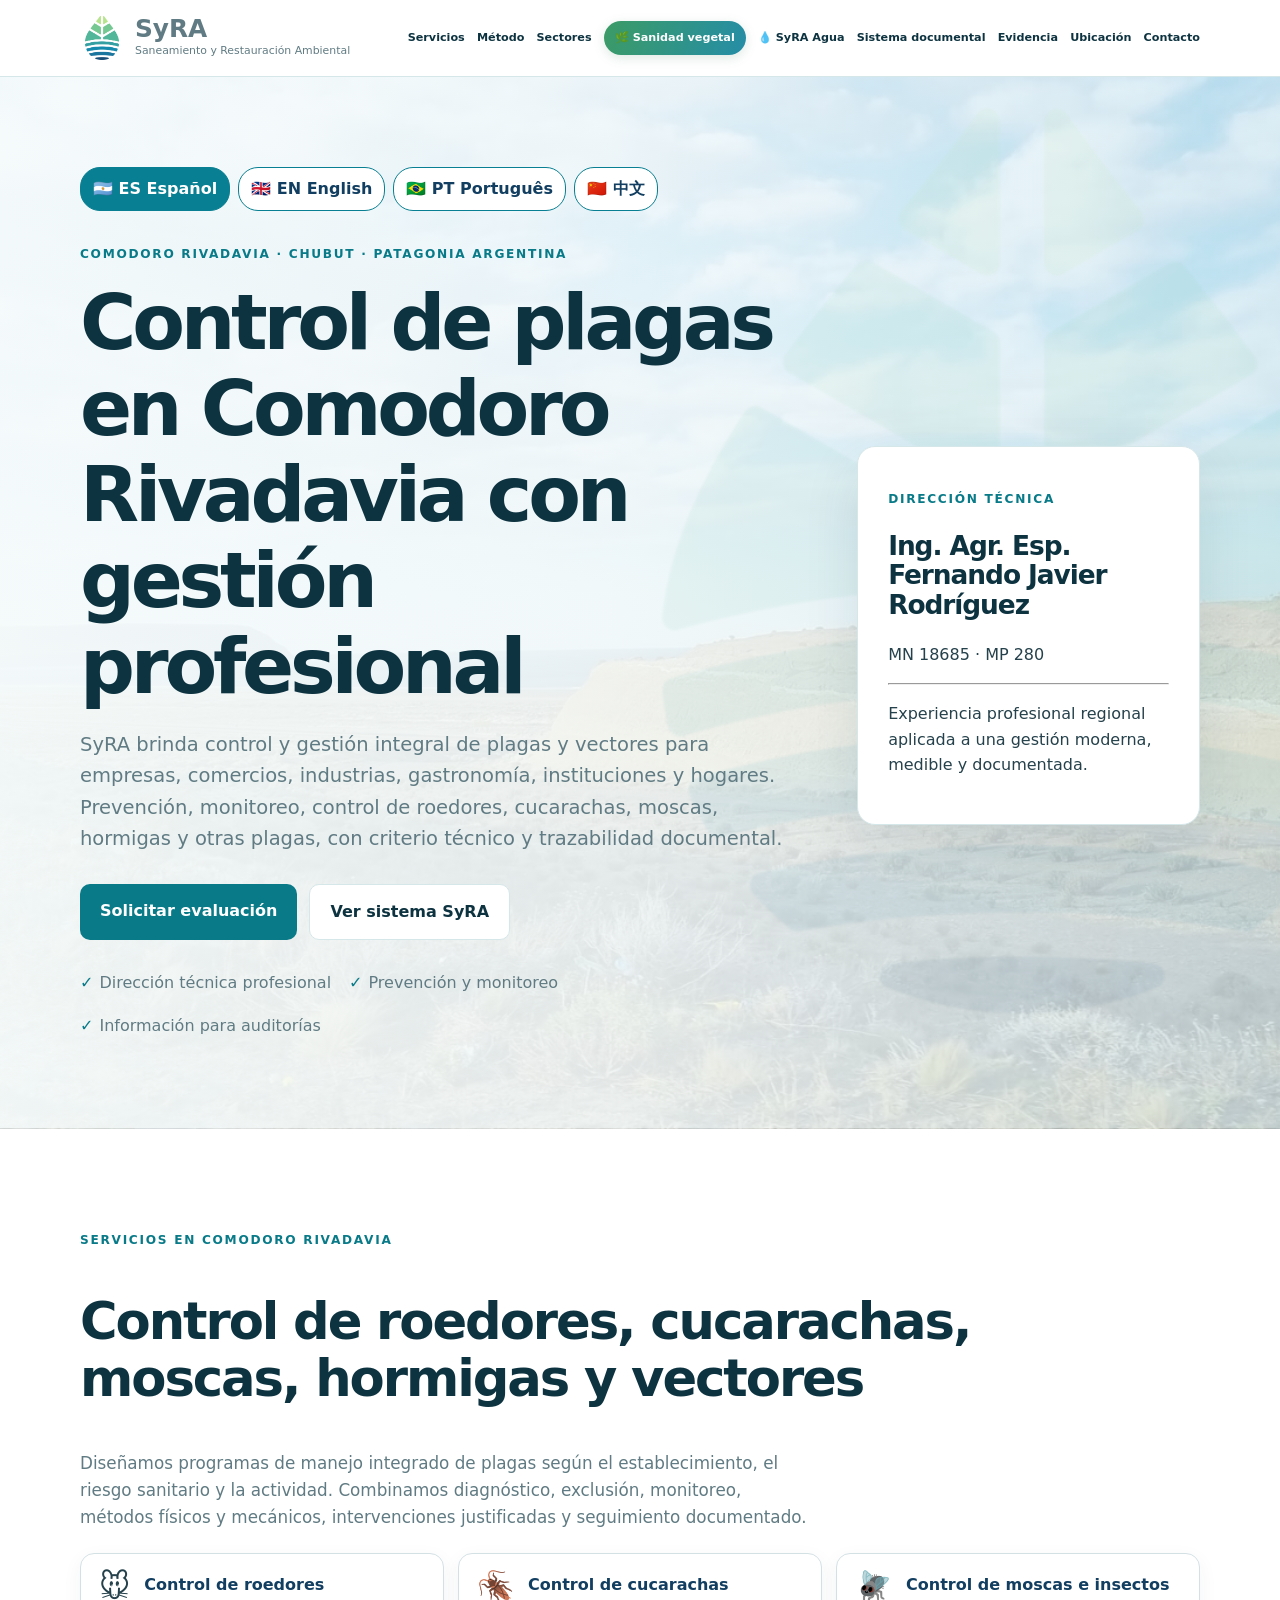
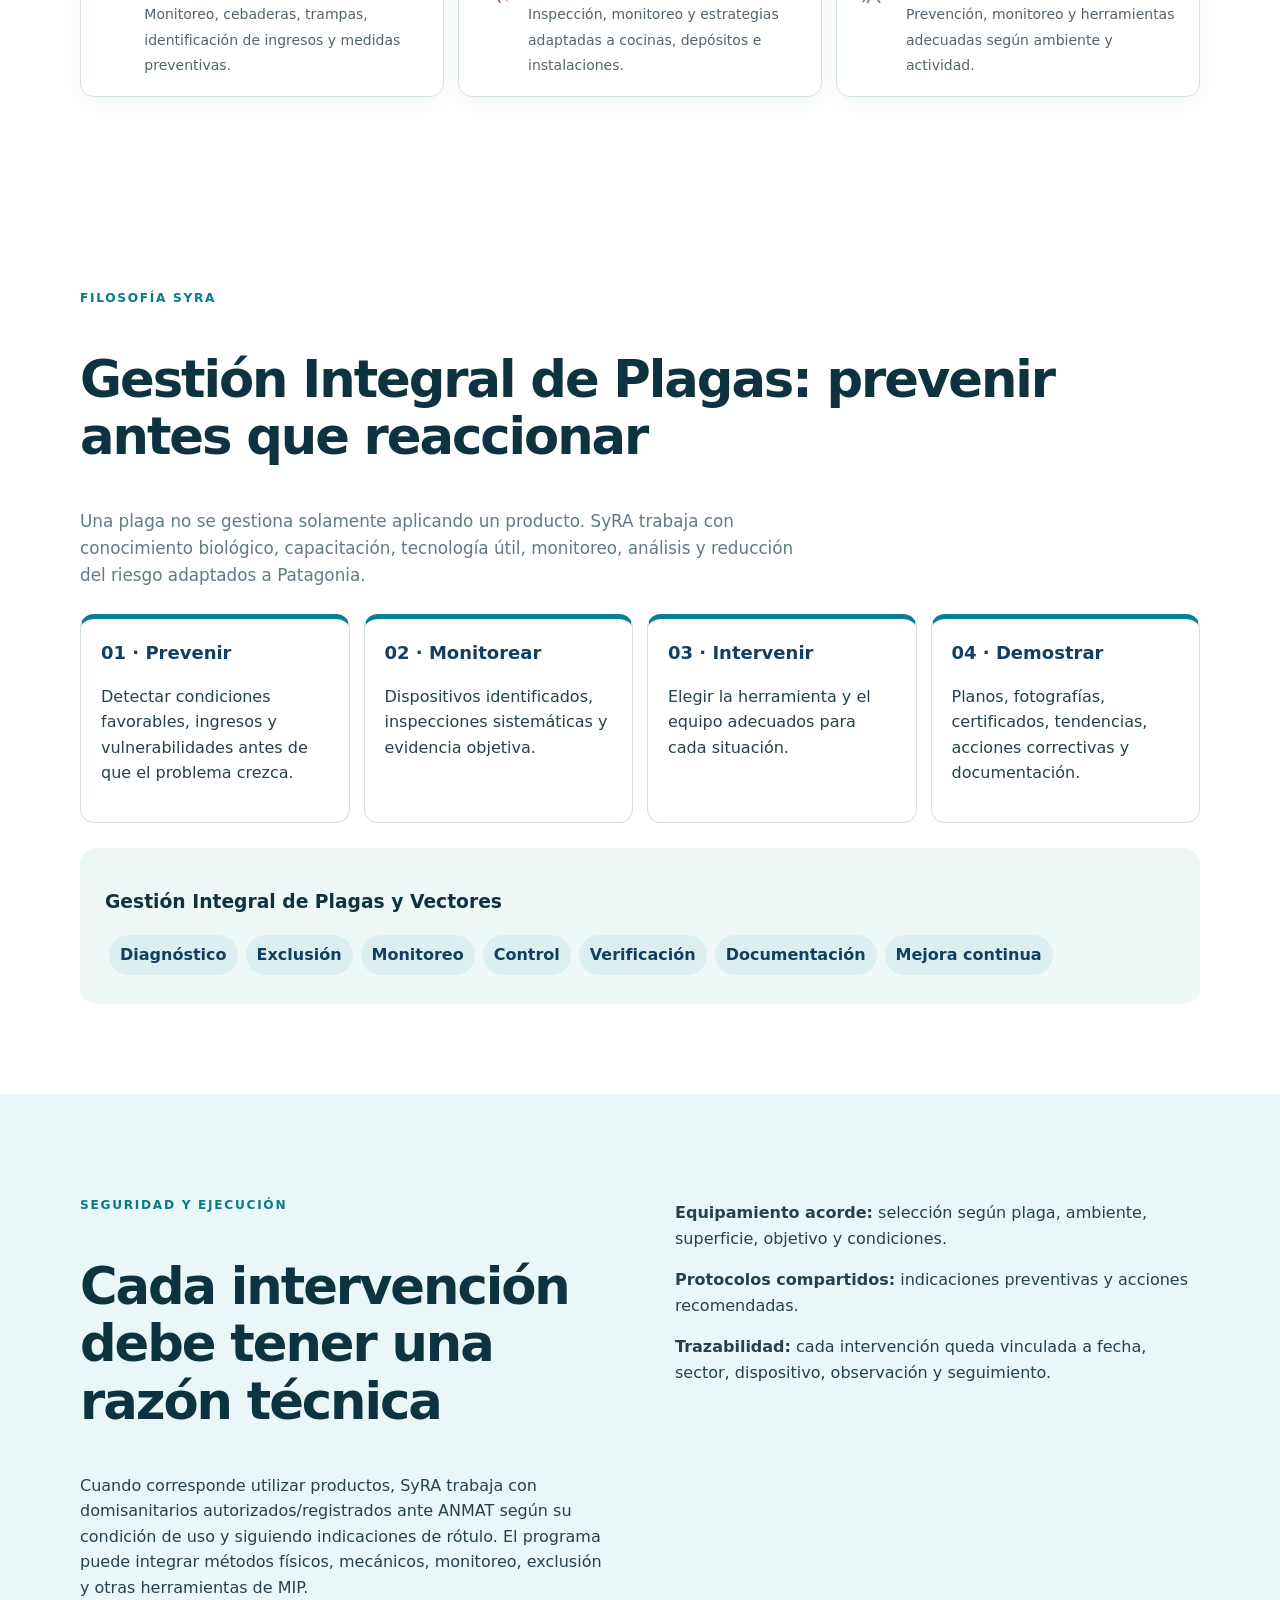
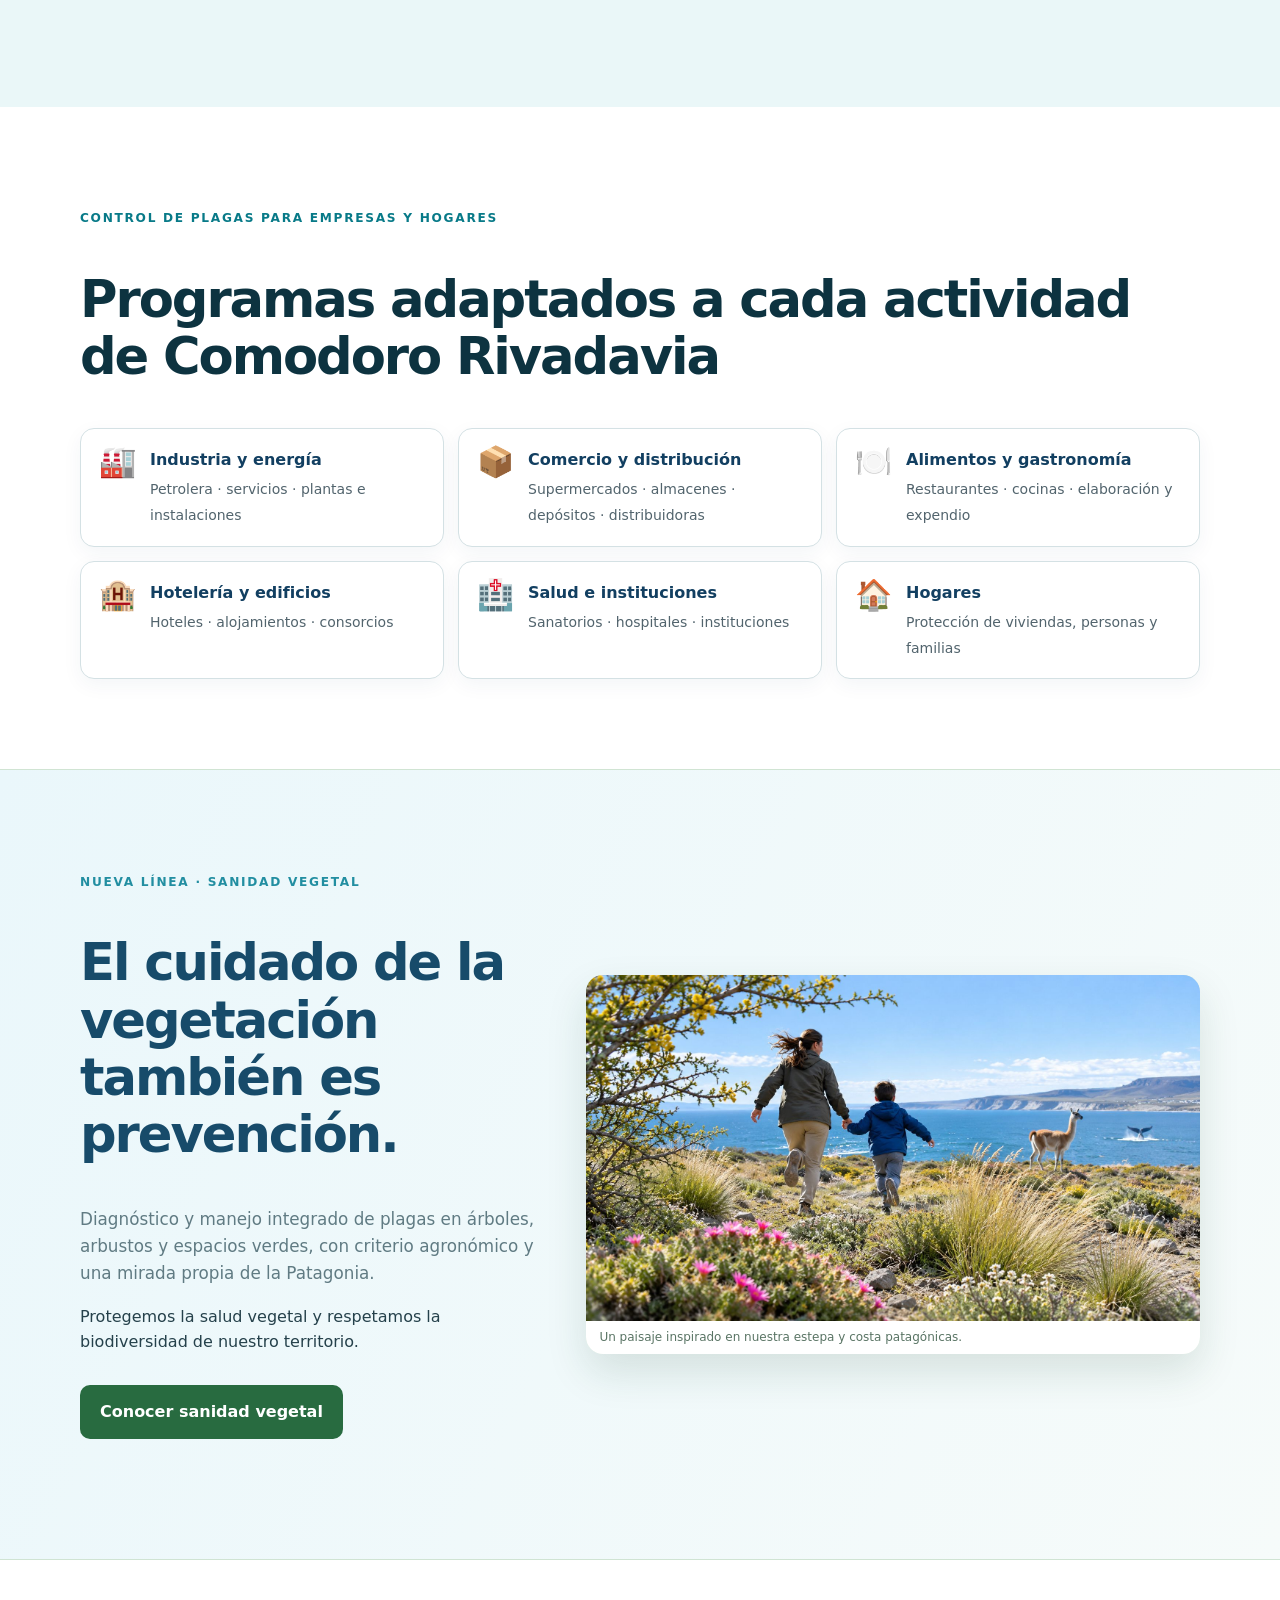
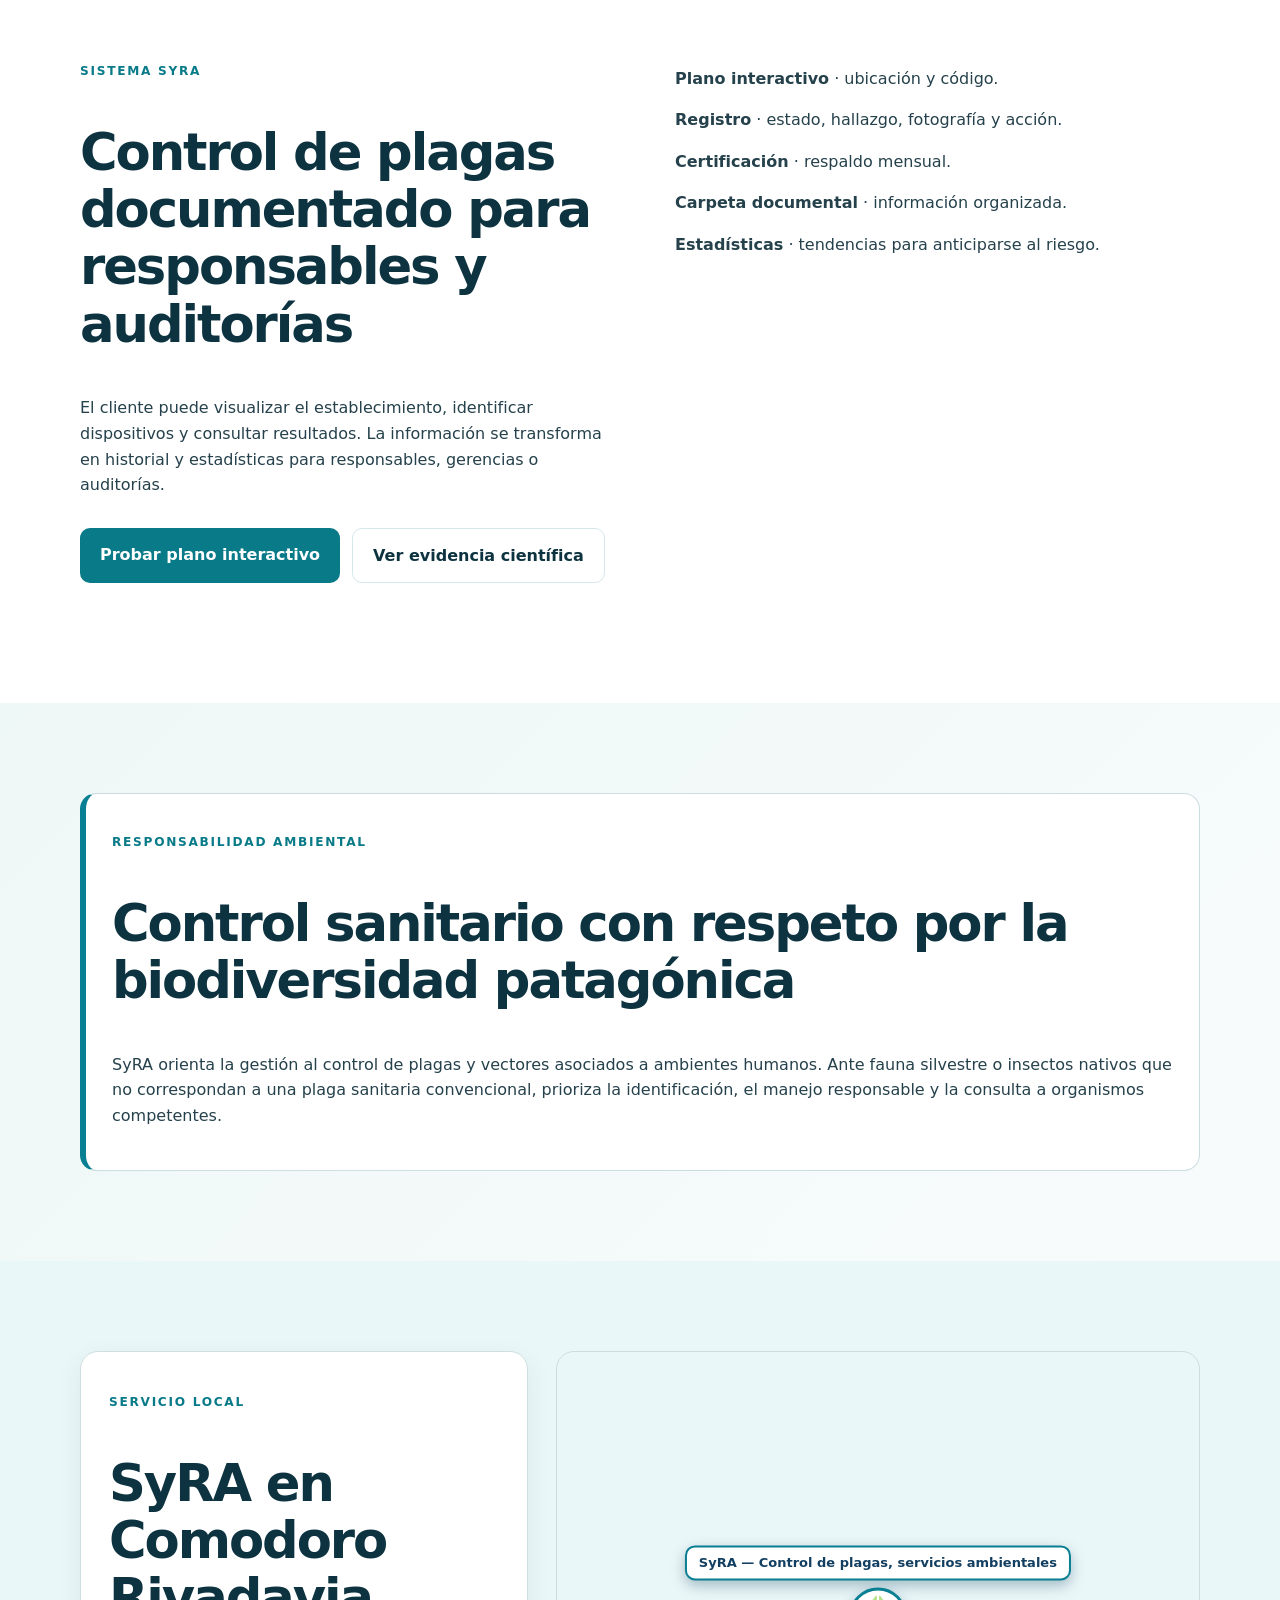
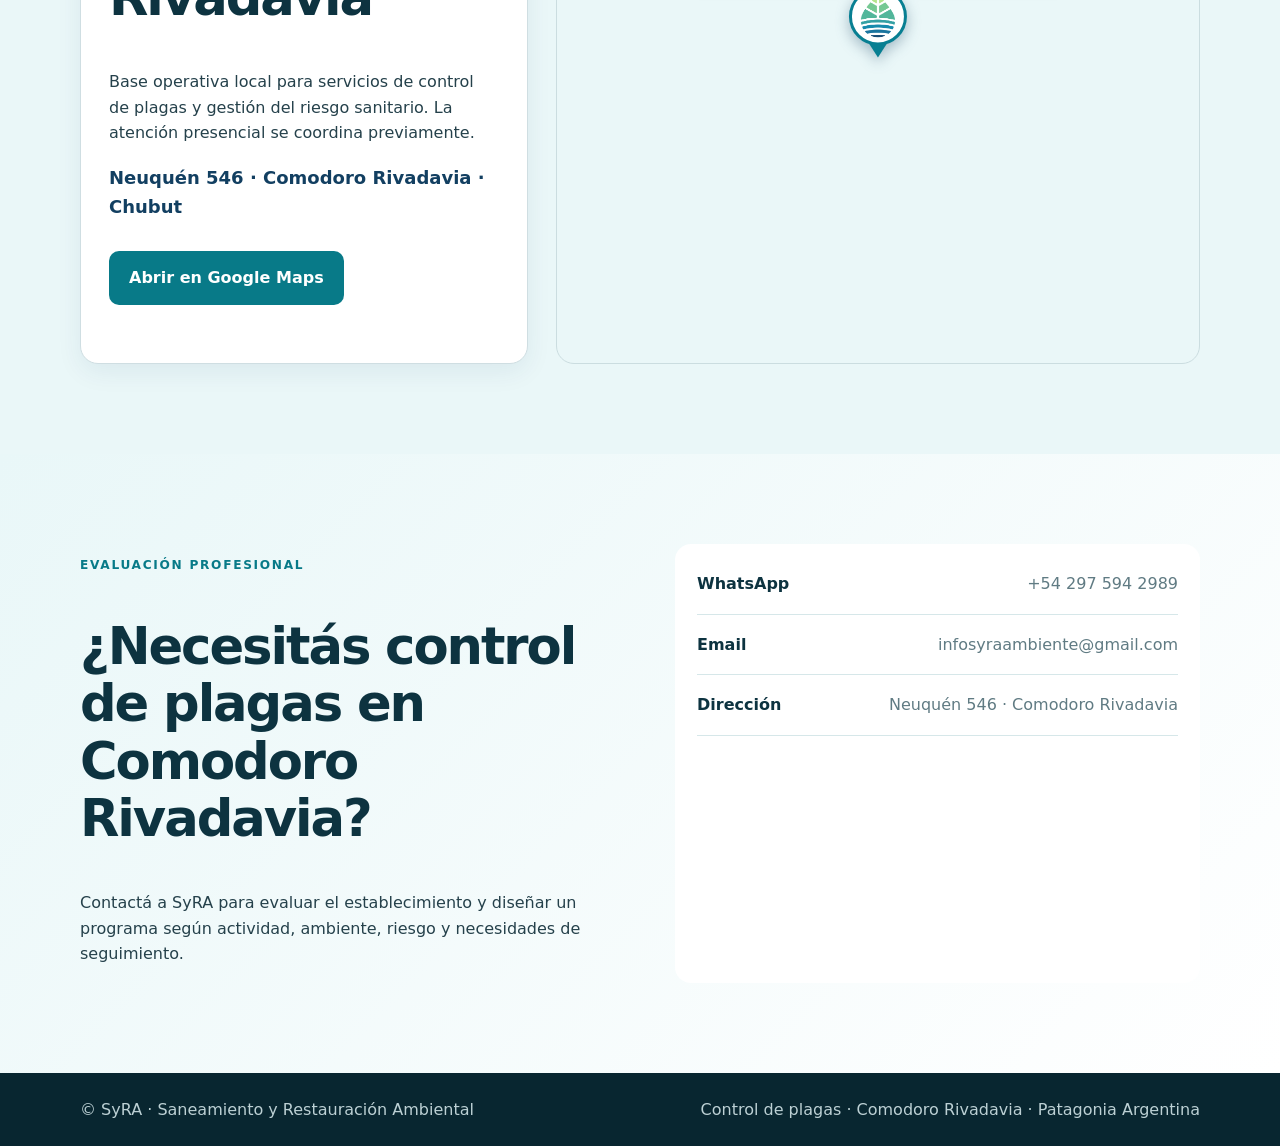
<file: index.html>
<!doctype html><html lang="es-AR"><head><meta charset="utf-8"><meta name="viewport" content="width=device-width,initial-scale=1"><title>Control de plagas en Comodoro Rivadavia | SyRA</title><meta name="theme-color" content="#087f92"><link rel="manifest" href="manifest.webmanifest"><link rel="apple-touch-icon" href="logosolo.png"><meta name="description" content="Control de plagas en Comodoro Rivadavia: roedores, cucarachas, moscas, hormigas y vectores. Gestión profesional, monitoreo, prevención y trazabilidad con dirección técnica."><meta name="robots" content="index,follow,max-image-preview:large"><meta name="theme-color" content="#087f92"><link rel="canonical" href="https://infosyraambiente-lang.github.io/SYRA/"><link rel="stylesheet" href="styles.css"><link rel="stylesheet" href="brand.css"><style>:root{--syra:#087f92;--deep:#123f61;--ice:#eef8f6}.pillars,.sectorgrid{display:grid;gap:14px}.pillars{grid-template-columns:repeat(4,1fr);margin:25px 0}.pillar{background:#fff;border:1px solid #cfdee2;border-radius:14px;padding:20px;border-top:5px solid var(--syra)}.pillar b{color:var(--deep);font-size:18px}.sectorgrid{grid-template-columns:repeat(3,1fr);margin-top:22px}.sectorcard{background:#fff;border:1px solid #d4e1e4;border-radius:14px;padding:18px;display:flex;gap:14px;align-items:flex-start;box-shadow:0 6px 20px #123f610d}.sectoricon{font-size:30px;line-height:1}.sectorcard b{display:block;color:var(--deep);margin-bottom:4px}.sectorcard span{font-size:14px;color:#52646d}.evidence{background:var(--ice);border-radius:16px;padding:25px}.tag{display:inline-block;background:#dceff0;color:var(--deep);font-weight:700;padding:7px 11px;border-radius:20px;margin:4px}.langbar{display:flex;gap:8px;flex-wrap:wrap;margin:0 0 22px}.langbar a{border:1px solid var(--syra);border-radius:20px;padding:8px 12px;font-weight:700;background:#fff;color:var(--deep);text-decoration:none}.langbar a.active{background:var(--syra);color:#fff}.responsibility{background:linear-gradient(135deg,#eef8f6,#f8fbfc)}.responsibility .box{background:#fff;border:1px solid #cbdde0;border-radius:16px;padding:26px;border-left:6px solid var(--syra)}.location-grid{display:grid;grid-template-columns:.82fr 1.18fr;gap:28px;align-items:stretch}.location-copy{background:#fff;border:1px solid #cfdee2;border-radius:18px;padding:28px;box-shadow:0 8px 26px #123f6112}.location-copy .address-line{display:block;color:var(--deep);font-weight:800;font-size:18px;margin:18px 0}.map-frame{position:relative;min-height:360px;border:1px solid #cbdde0;border-radius:18px;overflow:hidden}.map-frame iframe{display:block;width:100%;height:100%;min-height:360px;border:0}.syra-map-marker{position:absolute;left:50%;top:50%;transform:translate(-50%,-100%);z-index:2;display:flex;flex-direction:column;align-items:center;filter:drop-shadow(0 5px 7px #123f6155);pointer-events:none}.syra-map-marker .marker-label{margin-bottom:7px;padding:8px 12px;background:#fff;border:2px solid var(--syra);border-radius:10px;color:var(--deep);font-size:13px;font-weight:850;line-height:1.2;white-space:nowrap}.syra-map-marker .marker-logo{width:58px;height:58px;object-fit:contain;background:#fff;border:3px solid var(--syra);border-radius:50%;padding:5px}.syra-map-marker:after{content:'';width:0;height:0;border-left:9px solid transparent;border-right:9px solid transparent;border-top:14px solid var(--syra);margin-top:-2px}@media(max-width:800px){.pillars,.sectorgrid,.location-grid{grid-template-columns:1fr 1fr}.location-grid{grid-template-columns:1fr}}@media(max-width:520px){.pillars,.sectorgrid{grid-template-columns:1fr}.langbar a{padding:7px 9px;font-size:13px}}</style><script type="application/ld+json">{"@context":"https://schema.org","@type":"LocalBusiness","name":"SyRA - Saneamiento y Restauración Ambiental","url":"https://infosyraambiente-lang.github.io/SYRA/","description":"Servicio profesional de control y gestión integral de plagas y vectores en Comodoro Rivadavia.","telephone":"+54 297 594 2989","email":"infosyraambiente@gmail.com","address":{"@type":"PostalAddress","streetAddress":"Neuquén 546","addressLocality":"Comodoro Rivadavia","addressRegion":"Chubut","addressCountry":"AR"},"areaServed":{"@type":"City","name":"Comodoro Rivadavia"}}</script><style>nav{gap:clamp(7px,.95vw,16px);align-items:center}nav a{font-size:clamp(.7rem,.84vw,.83rem);white-space:nowrap}nav a.vegetal-tab{display:inline-flex;align-items:center;background:linear-gradient(110deg,#3c9b65,#258da7);color:#fff;padding:8px 11px;border-radius:100px;box-shadow:0 3px 12px #286b4026}.vegetal-promo{background:linear-gradient(115deg,#eaf7fb,#f6fbfa);border-top:1px solid #d0e4d3;border-bottom:1px solid #d0e4d3}.vegetal-promo-grid{display:grid;grid-template-columns:.87fr 1.13fr;align-items:center;gap:34px}.vegetal-promo .over{color:#228ea1}.vegetal-promo h2{color:#174b6a}.vegetal-promo figure{margin:0;border-radius:17px;overflow:hidden;background:#d9ebd9;box-shadow:0 18px 40px #17452c22}.vegetal-promo img{display:block;width:100%;height:auto;aspect-ratio:1672/941;object-fit:cover}.vegetal-promo figcaption{background:#fff;padding:7px 13px;font-size:.75rem;color:#597464}.btn.vegetal-action{background:#286b40;color:#fff}@media(max-width:900px){.vegetal-promo-grid{grid-template-columns:1fr}}@media(max-width:850px){nav{align-items:stretch}nav a{font-size:.95rem}nav a.vegetal-tab{justify-content:center}}</style></head><body><header><div class="wrap nav"><a class="brand" href="#inicio"><img src="logosolo.png" alt="SyRA control de plagas Comodoro Rivadavia"><span><b>SyRA</b><small>Saneamiento y Restauración Ambiental</small></span></a><button class="menu" aria-label="Abrir menú">☰</button><nav><a href="#servicios">Servicios</a><a href="#metodo">Método</a><a href="#sectores">Sectores</a><a class="vegetal-tab" href="sanidad-vegetal.html">🌿 Sanidad vegetal</a><a href="agua/">💧 SyRA Agua</a><a href="muestras.html">Sistema documental</a><a href="evidencia.html">Evidencia</a><a href="#ubicacion">Ubicación</a><a href="#contacto">Contacto</a></nav></div></header><main><section class="hero" id="inicio"><img class="hero-watermark" src="logosolo.png" alt="" aria-hidden="true"><div class="wrap"><div class="langbar" aria-label="Idiomas"><a class="active" href="./" lang="es">🇦🇷 ES Español</a><a href="https://translate.google.com/translate?sl=es&tl=en&u=https%3A%2F%2Finfosyraambiente-lang.github.io%2FSYRA%2F" lang="en">🇬🇧 EN English</a><a href="https://translate.google.com/translate?sl=es&tl=pt&u=https%3A%2F%2Finfosyraambiente-lang.github.io%2FSYRA%2F" lang="pt">🇧🇷 PT Português</a><a href="https://translate.google.com/translate?sl=es&tl=zh-CN&u=https%3A%2F%2Finfosyraambiente-lang.github.io%2FSYRA%2F" lang="zh">🇨🇳 中文</a></div></div><div class="wrap hero-grid"><div><p class="over">Comodoro Rivadavia · Chubut · Patagonia Argentina</p><h1>Control de plagas en Comodoro Rivadavia con gestión profesional</h1><p class="lead">SyRA brinda control y gestión integral de plagas y vectores para empresas, comercios, industrias, gastronomía, instituciones y hogares. Prevención, monitoreo, control de roedores, cucarachas, moscas, hormigas y otras plagas, con criterio técnico y trazabilidad documental.</p><div class="actions"><a class="btn primary" href="https://wa.me/5492975942989?text=Hola%20SyRA%2C%20quiero%20solicitar%20una%20evaluaci%C3%B3n" target="_blank" rel="noopener">Solicitar evaluación</a><a class="btn light" href="muestras.html">Ver sistema SyRA</a></div><div class="trust"><span>Dirección técnica profesional</span><span>Prevención y monitoreo</span><span>Información para auditorías</span></div></div><aside><p class="over">Dirección técnica</p><h2>Ing. Agr. Esp.<br>Fernando Javier Rodríguez</h2><p>MN 18685 · MP 280</p><hr><p>Experiencia profesional regional aplicada a una gestión moderna, medible y documentada.</p></aside></div></section><section class="section" id="servicios"><div class="wrap"><p class="over">Servicios en Comodoro Rivadavia</p><h2>Control de roedores, cucarachas, moscas, hormigas y vectores</h2><p class="lead small">Diseñamos programas de manejo integrado de plagas según el establecimiento, el riesgo sanitario y la actividad. Combinamos diagnóstico, exclusión, monitoreo, métodos físicos y mecánicos, intervenciones justificadas y seguimiento documentado.</p><div class="sectorgrid"><div class="sectorcard"><div class="sectoricon">🐭</div><div><b>Control de roedores</b><span>Monitoreo, cebaderas, trampas, identificación de ingresos y medidas preventivas.</span></div></div><div class="sectorcard"><div class="sectoricon">🪳</div><div><b>Control de cucarachas</b><span>Inspección, monitoreo y estrategias adaptadas a cocinas, depósitos e instalaciones.</span></div></div><div class="sectorcard"><div class="sectoricon">🪰</div><div><b>Control de moscas e insectos</b><span>Prevención, monitoreo y herramientas adecuadas según ambiente y actividad.</span></div></div></div></div></section><section class="section" id="metodo"><div class="wrap"><p class="over">Filosofía SyRA</p><h2>Gestión Integral de Plagas: prevenir antes que reaccionar</h2><p class="lead small">Una plaga no se gestiona solamente aplicando un producto. SyRA trabaja con conocimiento biológico, capacitación, tecnología útil, monitoreo, análisis y reducción del riesgo adaptados a Patagonia.</p><div class="pillars"><div class="pillar"><b>01 · Prevenir</b><p>Detectar condiciones favorables, ingresos y vulnerabilidades antes de que el problema crezca.</p></div><div class="pillar"><b>02 · Monitorear</b><p>Dispositivos identificados, inspecciones sistemáticas y evidencia objetiva.</p></div><div class="pillar"><b>03 · Intervenir</b><p>Elegir la herramienta y el equipo adecuados para cada situación.</p></div><div class="pillar"><b>04 · Demostrar</b><p>Planos, fotografías, certificados, tendencias, acciones correctivas y documentación.</p></div></div><div class="evidence"><h3>Gestión Integral de Plagas y Vectores</h3><span class="tag">Diagnóstico</span><span class="tag">Exclusión</span><span class="tag">Monitoreo</span><span class="tag">Control</span><span class="tag">Verificación</span><span class="tag">Documentación</span><span class="tag">Mejora continua</span></div></div></section><section class="section soft"><div class="wrap two"><div><p class="over">Seguridad y ejecución</p><h2>Cada intervención debe tener una razón técnica</h2><p>Cuando corresponde utilizar productos, SyRA trabaja con domisanitarios autorizados/registrados ante ANMAT según su condición de uso y siguiendo indicaciones de rótulo. El programa puede integrar métodos físicos, mecánicos, monitoreo, exclusión y otras herramientas de MIP.</p></div><div><p><b>Equipamiento acorde:</b> selección según plaga, ambiente, superficie, objetivo y condiciones.</p><p><b>Protocolos compartidos:</b> indicaciones preventivas y acciones recomendadas.</p><p><b>Trazabilidad:</b> cada intervención queda vinculada a fecha, sector, dispositivo, observación y seguimiento.</p></div></div></section><section class="section" id="sectores"><div class="wrap"><p class="over">Control de plagas para empresas y hogares</p><h2>Programas adaptados a cada actividad de Comodoro Rivadavia</h2><div class="sectorgrid"><div class="sectorcard"><div class="sectoricon">🏭</div><div><b>Industria y energía</b><span>Petrolera · servicios · plantas e instalaciones</span></div></div><div class="sectorcard"><div class="sectoricon">📦</div><div><b>Comercio y distribución</b><span>Supermercados · almacenes · depósitos · distribuidoras</span></div></div><div class="sectorcard"><div class="sectoricon">🍽️</div><div><b>Alimentos y gastronomía</b><span>Restaurantes · cocinas · elaboración y expendio</span></div></div><div class="sectorcard"><div class="sectoricon">🏨</div><div><b>Hotelería y edificios</b><span>Hoteles · alojamientos · consorcios</span></div></div><div class="sectorcard"><div class="sectoricon">🏥</div><div><b>Salud e instituciones</b><span>Sanatorios · hospitales · instituciones</span></div></div><div class="sectorcard"><div class="sectoricon">🏠</div><div><b>Hogares</b><span>Protección de viviendas, personas y familias</span></div></div></div></div></section><section class="section vegetal-promo" id="espacios-verdes"><div class="wrap vegetal-promo-grid"><div><p class="over">Nueva línea · Sanidad vegetal</p><h2>El cuidado de la vegetación también es prevención.</h2><p class="lead small">Diagnóstico y manejo integrado de plagas en árboles, arbustos y espacios verdes, con criterio agronómico y una mirada propia de la Patagonia.</p><p>Protegemos la salud vegetal y respetamos la biodiversidad de nuestro territorio.</p><div class="actions"><a class="btn vegetal-action" href="sanidad-vegetal.html">Conocer sanidad vegetal</a></div></div><figure><img src="assets/estepa-luminosa.svg" width="1672" height="941" alt="Imagen artística de madre e hijo corriendo por la estepa patagónica junto al mar; guanaco, ballena y vegetación en flor" loading="lazy"><figcaption>Un paisaje inspirado en nuestra estepa y costa patagónicas.</figcaption></figure></div></section><section class="section"><div class="wrap two"><div><p class="over">Sistema SyRA</p><h2>Control de plagas documentado para responsables y auditorías</h2><p>El cliente puede visualizar el establecimiento, identificar dispositivos y consultar resultados. La información se transforma en historial y estadísticas para responsables, gerencias o auditorías.</p><div class="actions"><a class="btn primary" href="muestras.html">Probar plano interactivo</a><a class="btn light" href="evidencia.html">Ver evidencia científica</a></div></div><div><p><b>Plano interactivo</b> · ubicación y código.</p><p><b>Registro</b> · estado, hallazgo, fotografía y acción.</p><p><b>Certificación</b> · respaldo mensual.</p><p><b>Carpeta documental</b> · información organizada.</p><p><b>Estadísticas</b> · tendencias para anticiparse al riesgo.</p></div></div></section><section class="section responsibility"><div class="wrap"><div class="box"><p class="over">Responsabilidad ambiental</p><h2>Control sanitario con respeto por la biodiversidad patagónica</h2><p>SyRA orienta la gestión al control de plagas y vectores asociados a ambientes humanos. Ante fauna silvestre o insectos nativos que no correspondan a una plaga sanitaria convencional, prioriza la identificación, el manejo responsable y la consulta a organismos competentes.</p></div></div></section><section class="section soft" id="ubicacion"><div class="wrap location-grid"><div class="location-copy"><p class="over">Servicio local</p><h2>SyRA en Comodoro Rivadavia</h2><p>Base operativa local para servicios de control de plagas y gestión del riesgo sanitario. La atención presencial se coordina previamente.</p><span class="address-line">Neuquén 546 · Comodoro Rivadavia · Chubut</span><div class="actions"><a class="btn primary" href="https://www.google.com/maps/search/?api=1&query=Neuqu%C3%A9n+546%2C+Comodoro+Rivadavia%2C+Chubut%2C+Argentina" target="_blank" rel="noopener">Abrir en Google Maps</a></div></div><div class="map-frame"><iframe title="SyRA control de plagas en Comodoro Rivadavia" src="https://www.google.com/maps?ll=-45.870861,-67.517183&z=17&output=embed" loading="lazy" referrerpolicy="no-referrer-when-downgrade" allowfullscreen></iframe><div class="syra-map-marker" aria-label="SyRA — Control de plagas, servicios ambientales"><span class="marker-label">SyRA — Control de plagas, servicios ambientales</span><img class="marker-logo" src="logosolo.png" alt=""></div></div></div></section><section class="section quote" id="contacto"><div class="wrap two"><div><p class="over">Evaluación profesional</p><h2>¿Necesitás control de plagas en Comodoro Rivadavia?</h2><p>Contactá a SyRA para evaluar el establecimiento y diseñar un programa según actividad, ambiente, riesgo y necesidades de seguimiento.</p></div><div class="contact-list"><a href="https://wa.me/5492975942989" target="_blank" rel="noopener"><b>WhatsApp</b><span>+54 297 594 2989</span></a><a href="mailto:infosyraambiente@gmail.com"><b>Email</b><span>infosyraambiente@gmail.com</span></a><a href="https://www.google.com/maps/search/?api=1&query=Neuqu%C3%A9n+546%2C+Comodoro+Rivadavia%2C+Chubut%2C+Argentina" target="_blank" rel="noopener"><b>Dirección</b><span>Neuquén 546 · Comodoro Rivadavia</span></a></div></div></section></main><footer><div class="wrap"><span>© SyRA · Saneamiento y Restauración Ambiental</span><span>Control de plagas · Comodoro Rivadavia · Patagonia Argentina</span></div></footer><script src="script.js"></script><script>if("serviceWorker" in navigator){window.addEventListener("load",()=>navigator.serviceWorker.register("sw.js").catch(()=>{}))}</script></body></html>
</file>
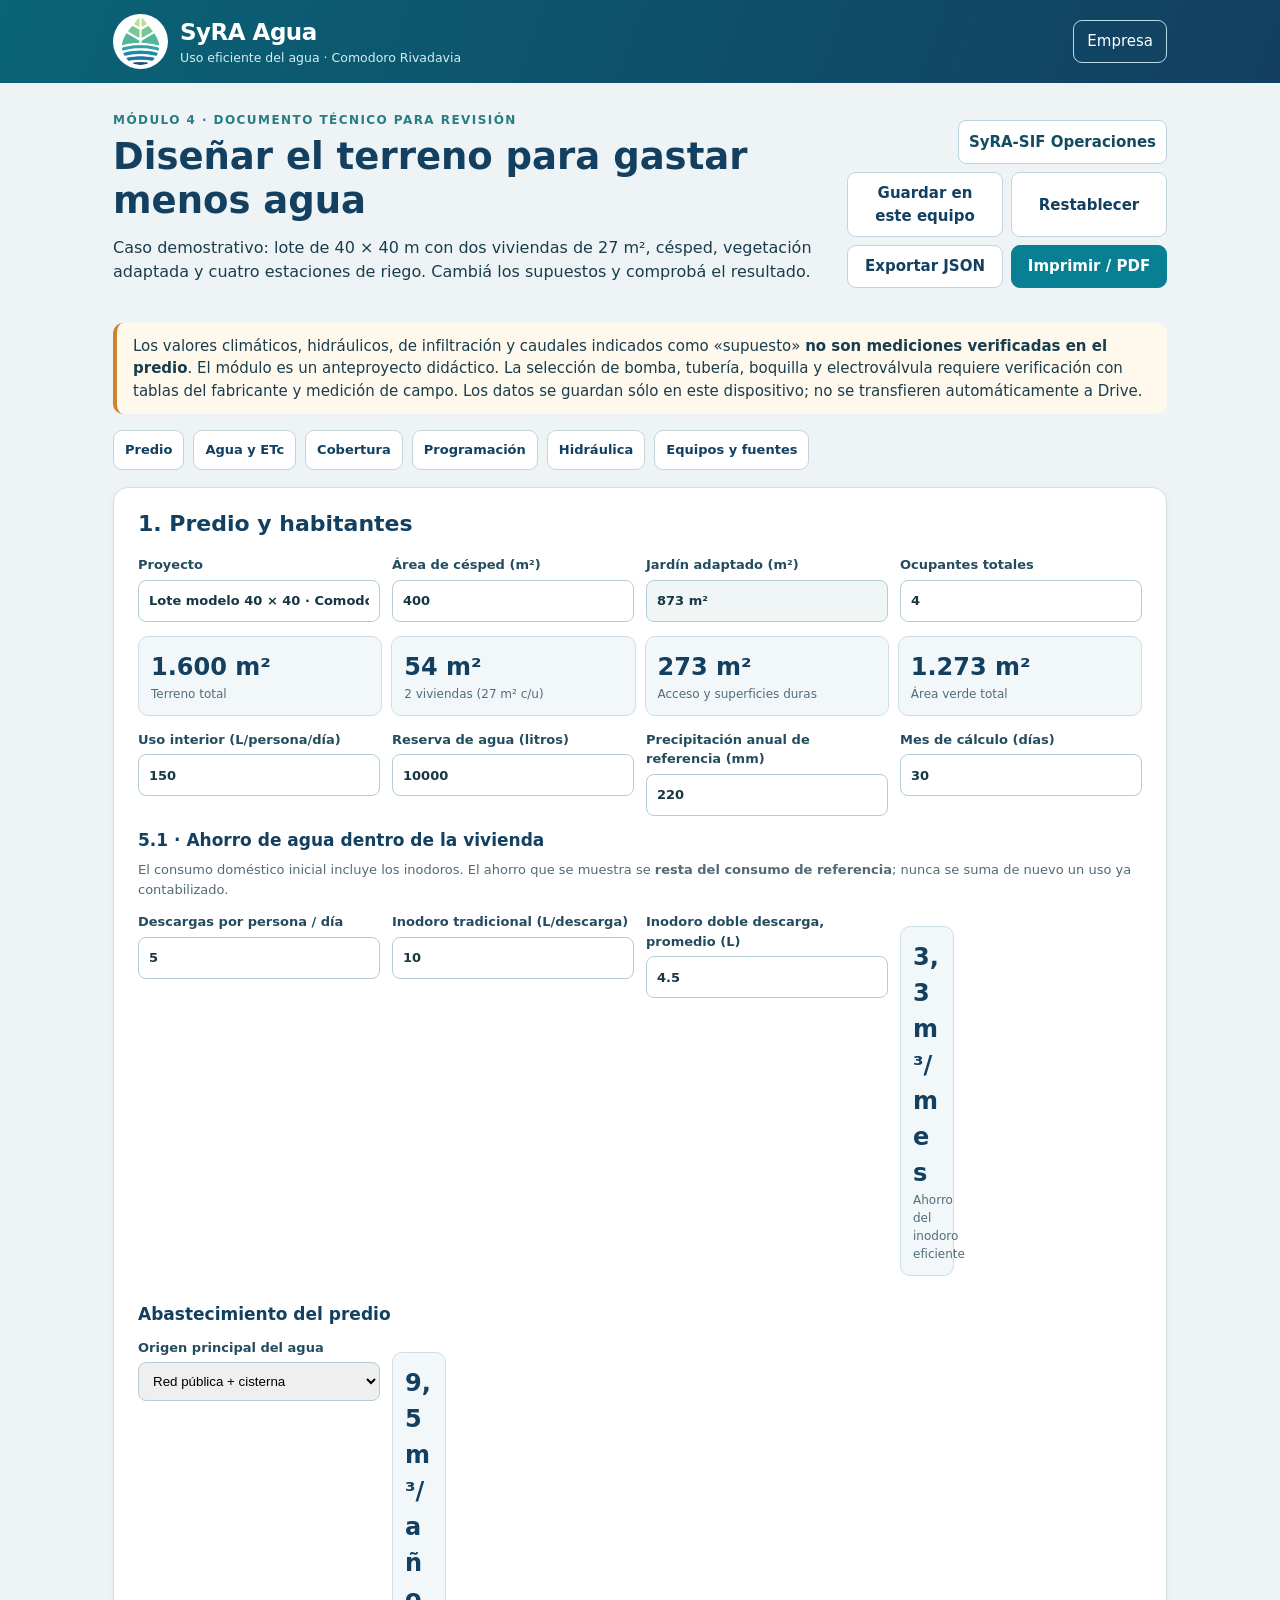
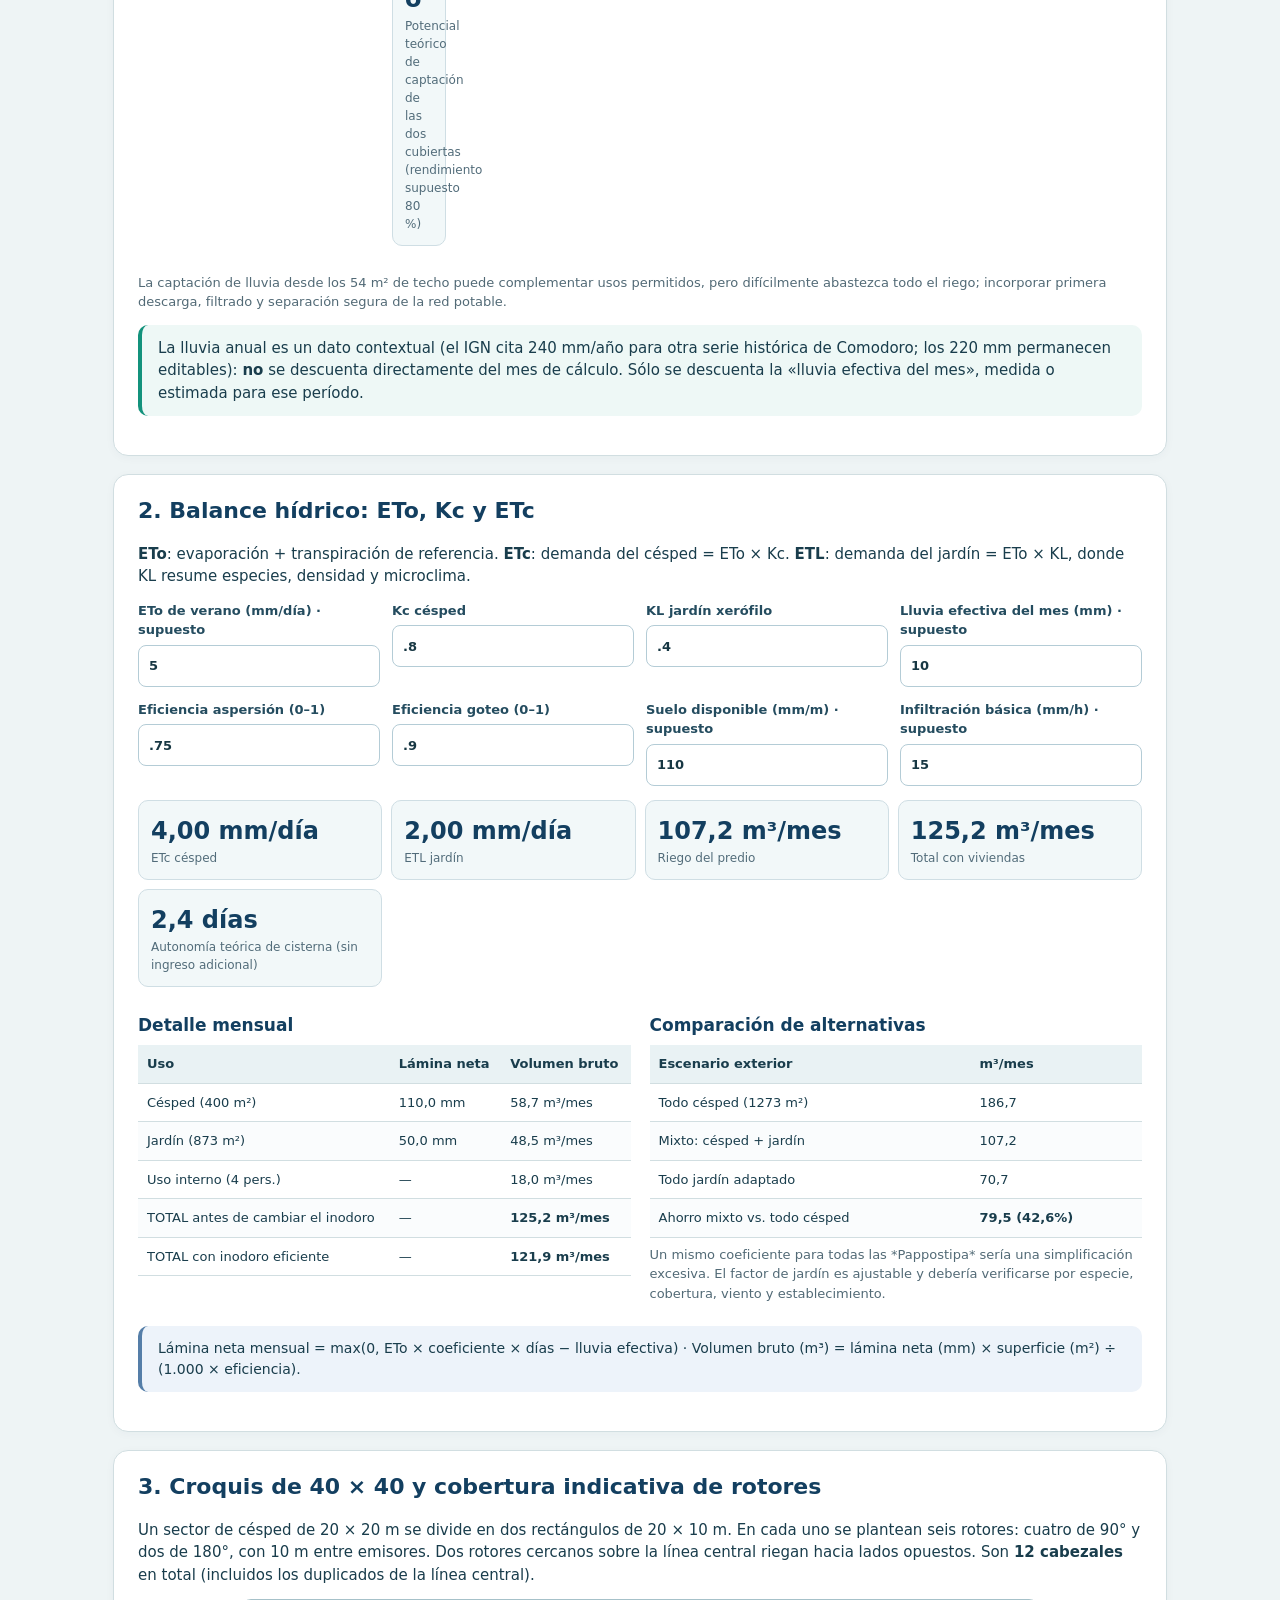
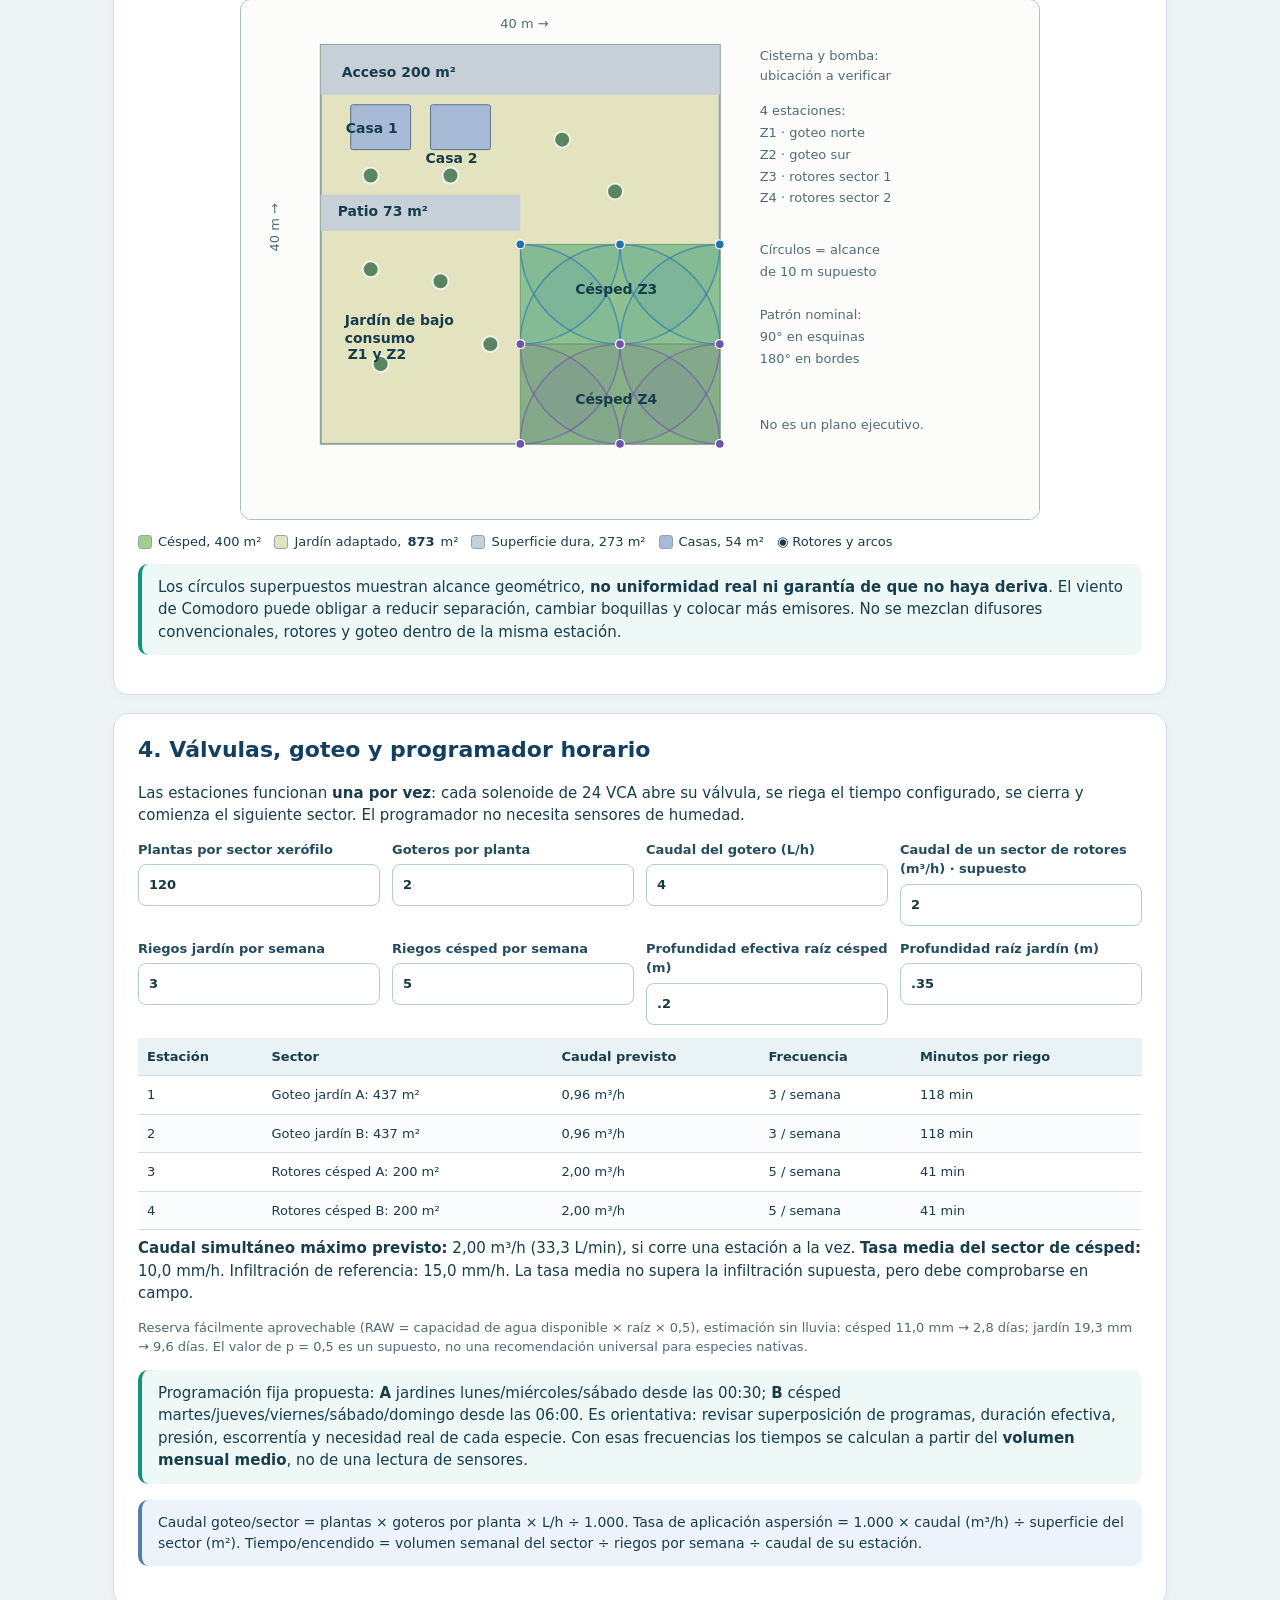
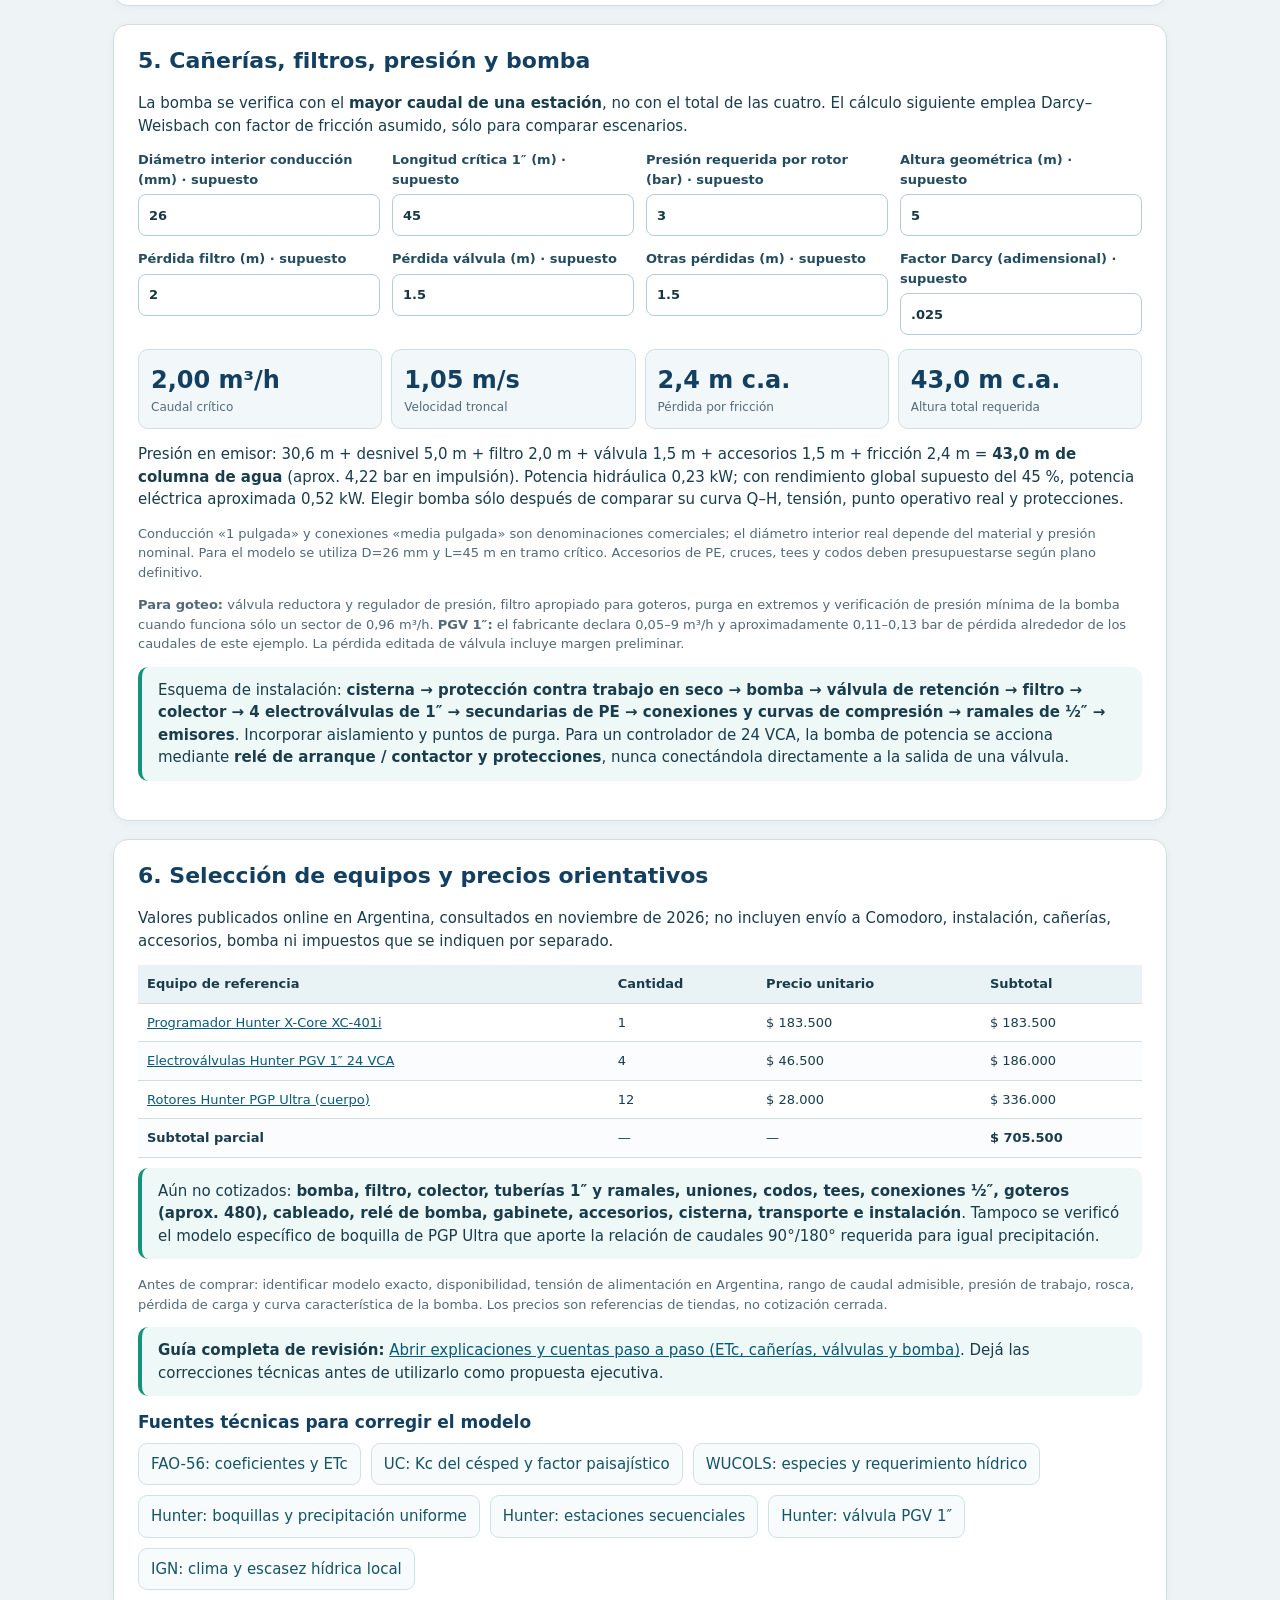
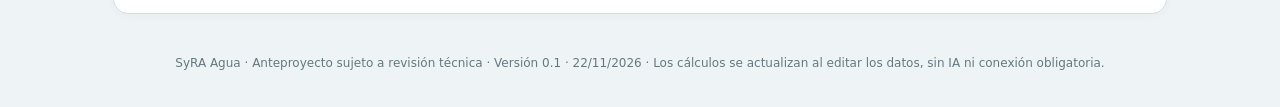
<file: agua/index.html>
<!doctype html>
<html lang="es-AR"><head><meta charset="utf-8"><meta name="viewport" content="width=device-width,initial-scale=1"><meta name="theme-color" content="#0b6374"><meta name="description" content="SyRA Agua: diagnóstico predial, ETc, riego sectorizado, mapa de cobertura e hidráulica para viviendas de Comodoro Rivadavia."><link rel="manifest" href="manifest.webmanifest"><link rel="icon" href="../logosolo.png"><link rel="stylesheet" href="agua.css"><title>SyRA Agua · Uso eficiente del agua</title></head><body>
<header class="mast"><div class="wrap header"><img src="../logosolo.png" class="logo" alt="SyRA"><div><b>SyRA Agua</b><small>Uso eficiente del agua · Comodoro Rivadavia</small></div><a href="../" class="homeLink">Empresa</a></div></header>
<main class="wrap">
<section class="hero"><div><div class="eyebrow">MÓDULO 4 · DOCUMENTO TÉCNICO PARA REVISIÓN</div><h1>Diseñar el terreno para gastar menos agua</h1><p>Caso demostrativo: lote de 40 × 40 m con dos viviendas de 27 m², césped, vegetación adaptada y cuatro estaciones de riego. Cambiá los supuestos y comprobá el resultado.</p></div><div class="buttons no-print"><a class="headlink" href="../sif/campo.html" style="padding:10px;border:1px solid #bcd2dc;border-radius:8px;background:#fff;color:#124b62;text-decoration:none;font-weight:700">SyRA-SIF Operaciones</a><button id="save">Guardar en este equipo</button><button id="reset">Restablecer</button><button id="export">Exportar JSON</button><button id="print" class="accent">Imprimir / PDF</button></div></section>
<p class="warning">Los valores climáticos, hidráulicos, de infiltración y caudales indicados como «supuesto» <b>no son mediciones verificadas en el predio</b>. El módulo es un anteproyecto didáctico. La selección de bomba, tubería, boquilla y electroválvula requiere verificación con tablas del fabricante y medición de campo. Los datos se guardan sólo en este dispositivo; no se transfieren automáticamente a Drive.</p>
<nav class="tabs no-print"><a href="#predio">Predio</a><a href="#balance">Agua y ETc</a><a href="#mapa">Cobertura</a><a href="#riego">Programación</a><a href="#hidraulica">Hidráulica</a><a href="#equipos">Equipos y fuentes</a></nav>
<section class="panel" id="predio"><h2>1. Predio y habitantes</h2>
<div class="fields cols4"><label>Proyecto<input id="proyecto" value="Lote modelo 40 × 40 · Comodoro Rivadavia"></label><label>Área de césped (m²)<input id="cesped" type="number" min="0" max="1273" value="400"></label><label>Jardín adaptado (m²)<input id="jardin" readonly></label><label>Ocupantes totales<input id="personas" type="number" min="0" max="50" value="4"></label></div>
<div class="metrics"><div><strong>1.600 m²</strong><span>Terreno total</span></div><div><strong>54 m²</strong><span>2 viviendas (27 m² c/u)</span></div><div><strong>273 m²</strong><span>Acceso y superficies duras</span></div><div><strong>1.273 m²</strong><span>Área verde total</span></div></div>
<div class="fields cols4"><label>Uso interior (L/persona/día)<input id="domestico" type="number" min="30" max="350" value="150"></label><label>Reserva de agua (litros)<input id="cisterna" type="number" min="0" max="100000" value="10000"></label><label>Precipitación anual de referencia (mm)<input id="lluviaAnual" type="number" min="0" max="2000" value="220"></label><label>Mes de cálculo (días)<input id="dias" type="number" min="28" max="31" value="30"></label></div>
<h3>5.1 · Ahorro de agua dentro de la vivienda</h3><p class="muted">El consumo doméstico inicial incluye los inodoros. El ahorro que se muestra se <b>resta del consumo de referencia</b>; nunca se suma de nuevo un uso ya contabilizado.</p><div class="fields cols4"><label>Descargas por persona / día<input id="descargas" type="number" min="0" max="15" value="5"></label><label>Inodoro tradicional (L/descarga)<input id="inodoroBase" type="number" min="1" max="20" step=".5" value="10"></label><label>Inodoro doble descarga, promedio (L)<input id="inodoroEfic" type="number" min="1" max="20" step=".5" value="4.5"></label><div class="metrics" id="wcMetrics"></div></div><h3>Abastecimiento del predio</h3><div class="fields cols4"><label>Origen principal del agua<select id="fuente" style="width:100%;margin-top:5px;padding:10px;border:1px solid #b4ccd6;border-radius:8px"><option>Red pública + cisterna</option><option>Red pública directa</option><option>Perforación (requiere permisos y análisis)</option><option>Otra fuente verificada</option></select></label><div class="metrics" id="lluviaTecho"></div></div><p class="muted">La captación de lluvia desde los 54 m² de techo puede complementar usos permitidos, pero difícilmente abastezca todo el riego; incorporar primera descarga, filtrado y separación segura de la red potable.</p><div class="tip">La lluvia anual es un dato contextual (el IGN cita 240 mm/año para otra serie histórica de Comodoro; los 220 mm permanecen editables): <b>no</b> se descuenta directamente del mes de cálculo. Sólo se descuenta la «lluvia efectiva del mes», medida o estimada para ese período.</div>
</section>
<section class="panel" id="balance"><h2>2. Balance hídrico: ETo, Kc y ETc</h2><p><b>ETo</b>: evaporación + transpiración de referencia. <b>ETc</b>: demanda del césped = ETo × Kc. <b>ETL</b>: demanda del jardín = ETo × KL, donde KL resume especies, densidad y microclima.</p>
<div class="fields cols4"><label>ETo de verano (mm/día) · supuesto<input id="eto" type="number" min=".1" max="15" step=".1" value="5"></label><label>Kc césped<input id="kc" type="number" min=".1" max="1.4" step=".05" value=".8"></label><label>KL jardín xerófilo<input id="kl" type="number" min=".05" max="1.2" step=".05" value=".4"></label><label>Lluvia efectiva del mes (mm) · supuesto<input id="pe" type="number" min="0" max="500" step="1" value="10"></label></div>
<div class="fields cols4"><label>Eficiencia aspersión (0–1)<input id="ea" type="number" min=".4" max="1" step=".05" value=".75"></label><label>Eficiencia goteo (0–1)<input id="eg" type="number" min=".4" max="1" step=".05" value=".9"></label><label>Suelo disponible (mm/m) · supuesto<input id="awc" type="number" min="40" max="220" value="110"></label><label>Infiltración básica (mm/h) · supuesto<input id="inf" type="number" min="1" max="100" step=".5" value="15"></label></div>
<div class="metrics" id="balanceMetrics"></div><div class="cols2"><div><h3>Detalle mensual</h3><div id="tablaBalance"></div></div><div><h3>Comparación de alternativas</h3><div id="comparacion"></div><p class="muted">Un mismo coeficiente para todas las *Pappostipa* sería una simplificación excesiva. El factor de jardín es ajustable y debería verificarse por especie, cobertura, viento y establecimiento.</p></div></div>
<div class="formula">Lámina neta mensual = max(0, ETo × coeficiente × días − lluvia efectiva) · Volumen bruto (m³) = lámina neta (mm) × superficie (m²) ÷ (1.000 × eficiencia).</div>
</section>
<section class="panel" id="mapa"><h2>3. Croquis de 40 × 40 y cobertura indicativa de rotores</h2><p>Un sector de césped de 20 × 20 m se divide en dos rectángulos de 20 × 10 m. En cada uno se plantean seis rotores: cuatro de 90° y dos de 180°, con 10 m entre emisores. Dos rotores cercanos sobre la línea central riegan hacia lados opuestos. Son <b>12 cabezales</b> en total (incluidos los duplicados de la línea central).</p>
<div class="drawing" id="drawing"></div>
<div class="legend"><span><i class="lawn"></i>Césped, 400 m²</span><span><i class="dry"></i>Jardín adaptado, <b id="legendGarden">873</b> m²</span><span><i class="hard"></i>Superficie dura, 273 m²</span><span><i class="house"></i>Casas, 54 m²</span><span>◉ Rotores y arcos</span></div>
<p class="tip">Los círculos superpuestos muestran alcance geométrico, <b>no uniformidad real ni garantía de que no haya deriva</b>. El viento de Comodoro puede obligar a reducir separación, cambiar boquillas y colocar más emisores. No se mezclan difusores convencionales, rotores y goteo dentro de la misma estación.</p>
</section>
<section class="panel" id="riego"><h2>4. Válvulas, goteo y programador horario</h2><p>Las estaciones funcionan <b>una por vez</b>: cada solenoide de 24 VCA abre su válvula, se riega el tiempo configurado, se cierra y comienza el siguiente sector. El programador no necesita sensores de humedad.</p>
<div class="fields cols4"><label>Plantas por sector xerófilo<input id="plantas" type="number" min="1" max="1000" value="120"></label><label>Goteros por planta<input id="goteros" type="number" min="1" max="20" value="2"></label><label>Caudal del gotero (L/h)<input id="qgot" type="number" min=".5" max="20" step=".5" value="4"></label><label>Caudal de un sector de rotores (m³/h) · supuesto<input id="qrot" type="number" min=".1" max="15" step=".1" value="2"></label></div>
<div class="fields cols4"><label>Riegos jardín por semana<input id="fjar" type="number" min="1" max="7" value="3"></label><label>Riegos césped por semana<input id="fces" type="number" min="1" max="7" value="5"></label><label>Profundidad efectiva raíz césped (m)<input id="rzces" type="number" min=".05" max="1" step=".05" value=".2"></label><label>Profundidad raíz jardín (m)<input id="rzjar" type="number" min=".1" max="2" step=".05" value=".35"></label></div>
<div id="tablaRiego"></div><p class="tip">Programación fija propuesta: <b>A</b> jardines lunes/miércoles/sábado desde las 00:30; <b>B</b> césped martes/jueves/viernes/sábado/domingo desde las 06:00. Es orientativa: revisar superposición de programas, duración efectiva, presión, escorrentía y necesidad real de cada especie. Con esas frecuencias los tiempos se calculan a partir del <b>volumen mensual medio</b>, no de una lectura de sensores.</p>
<div class="formula">Caudal goteo/sector = plantas × goteros por planta × L/h ÷ 1.000. Tasa de aplicación aspersión = 1.000 × caudal (m³/h) ÷ superficie del sector (m²). Tiempo/encendido = volumen semanal del sector ÷ riegos por semana ÷ caudal de su estación.</div>
</section>
<section class="panel" id="hidraulica"><h2>5. Cañerías, filtros, presión y bomba</h2><p>La bomba se verifica con el <b>mayor caudal de una estación</b>, no con el total de las cuatro. El cálculo siguiente emplea Darcy–Weisbach con factor de fricción asumido, sólo para comparar escenarios.</p>
<div class="fields cols4"><label>Diámetro interior conducción (mm) · supuesto<input id="diametro" type="number" min="10" max="100" step="1" value="26"></label><label>Longitud crítica 1″ (m) · supuesto<input id="longitud" type="number" min="1" max="300" value="45"></label><label>Presión requerida por rotor (bar) · supuesto<input id="bar" type="number" min=".5" max="6" step=".1" value="3"></label><label>Altura geométrica (m) · supuesto<input id="estatica" type="number" min="0" max="50" value="5"></label></div>
<div class="fields cols4"><label>Pérdida filtro (m) · supuesto<input id="filtro" type="number" min="0" max="20" step=".5" value="2"></label><label>Pérdida válvula (m) · supuesto<input id="valvula" type="number" min="0" max="20" step=".5" value="1.5"></label><label>Otras pérdidas (m) · supuesto<input id="otras" type="number" min="0" max="20" step=".5" value="1.5"></label><label>Factor Darcy (adimensional) · supuesto<input id="friccion" type="number" min=".01" max=".1" step=".005" value=".025"></label></div>
<div class="metrics" id="bombaMetrics"></div><div id="descripcionHidraulica"></div>
<p class="tip">Esquema de instalación: <b>cisterna → protección contra trabajo en seco → bomba → válvula de retención → filtro → colector → 4 electroválvulas de 1″ → secundarias de PE → conexiones y curvas de compresión → ramales de ½″ → emisores</b>. Incorporar aislamiento y puntos de purga. Para un controlador de 24 VCA, la bomba de potencia se acciona mediante <b>relé de arranque / contactor y protecciones</b>, nunca conectándola directamente a la salida de una válvula.</p>
</section>
<section class="panel" id="equipos"><h2>6. Selección de equipos y precios orientativos</h2><p>Valores publicados online en Argentina, consultados en noviembre de 2026; no incluyen envío a Comodoro, instalación, cañerías, accesorios, bomba ni impuestos que se indiquen por separado.</p>
<div id="presupuesto"></div><p class="muted">Antes de comprar: identificar modelo exacto, disponibilidad, tensión de alimentación en Argentina, rango de caudal admisible, presión de trabajo, rosca, pérdida de carga y curva característica de la bomba. Los precios son referencias de tiendas, no cotización cerrada.</p>
<p class="tip"><b>Guía completa de revisión:</b> <a href="https://github.com/infosyraambiente-lang/SYRA/blob/main/agua/GUIA_TECNICA_ANTEPROYECTO.md" target="_blank" rel="noopener">Abrir explicaciones y cuentas paso a paso (ETc, cañerías, válvulas y bomba)</a>. Dejá las correcciones técnicas antes de utilizarlo como propuesta ejecutiva.</p><h3>Fuentes técnicas para corregir el modelo</h3><div class="sources"><a href="https://www.fao.org/4/x0490e/x0490e0b.htm" target="_blank" rel="noopener">FAO-56: coeficientes y ETc</a><a href="https://ucanr.edu/site/center-landscape-urban-horticulture/plant-factor-or-crop-coefficient-whats-difference" target="_blank" rel="noopener">UC: Kc del césped y factor paisajístico</a><a href="https://wucols.ucdavis.edu/" target="_blank" rel="noopener">WUCOLS: especies y requerimiento hídrico</a><a href="https://www.hunterirrigation.com/support/residential-rotors-matched-precipitation-rates" target="_blank" rel="noopener">Hunter: boquillas y precipitación uniforme</a><a href="https://www.hunterirrigation.com/support/x-core-why-does-my-system-turn-again" target="_blank" rel="noopener">Hunter: estaciones secuenciales</a><a href="https://www.hunterirrigation.com/en-metric/irrigation-product/valves/1-pgv" target="_blank" rel="noopener">Hunter: válvula PGV 1″</a><a href="https://www.ign.gob.ar/odc-14-Paredes" target="_blank" rel="noopener">IGN: clima y escasez hídrica local</a></div>
</section>
<footer>SyRA Agua · Anteproyecto sujeto a revisión técnica · Versión 0.1 · 22/11/2026 · Los cálculos se actualizan al editar los datos, sin IA ni conexión obligatoria.</footer></main>
<script src="agua.js" defer></script></body></html>
</file>
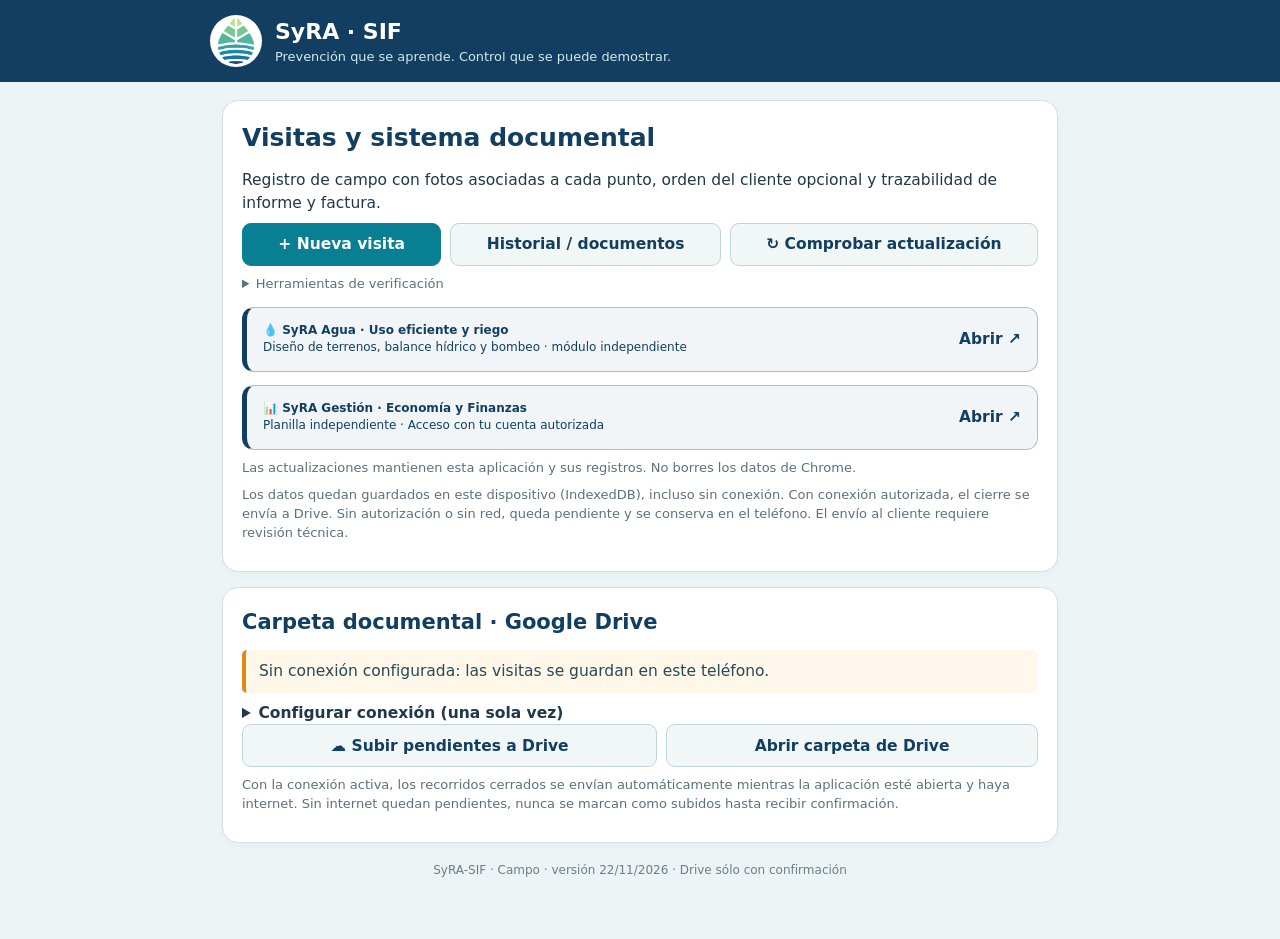
<file: sif/index.html>
<!doctype html><html lang="es-AR"><head><meta charset="utf-8"><meta name="viewport" content="width=device-width,initial-scale=1"><meta name="theme-color" content="#087f92"><meta http-equiv="refresh" content="0; url=campo.html"><link rel="manifest" href="manifest.webmanifest"><title>SyRA-SIF · Campo</title><script>location.replace('campo.html')</script></head><body><h1>SyRA-SIF</h1><p>Abriendo registro de campo actualizado…</p><a href="campo.html">Entrar a campo</a><p><a href="legacy-demo.html">Consultar la versión anterior para recuperar registros</a></p></body></html>
</file>
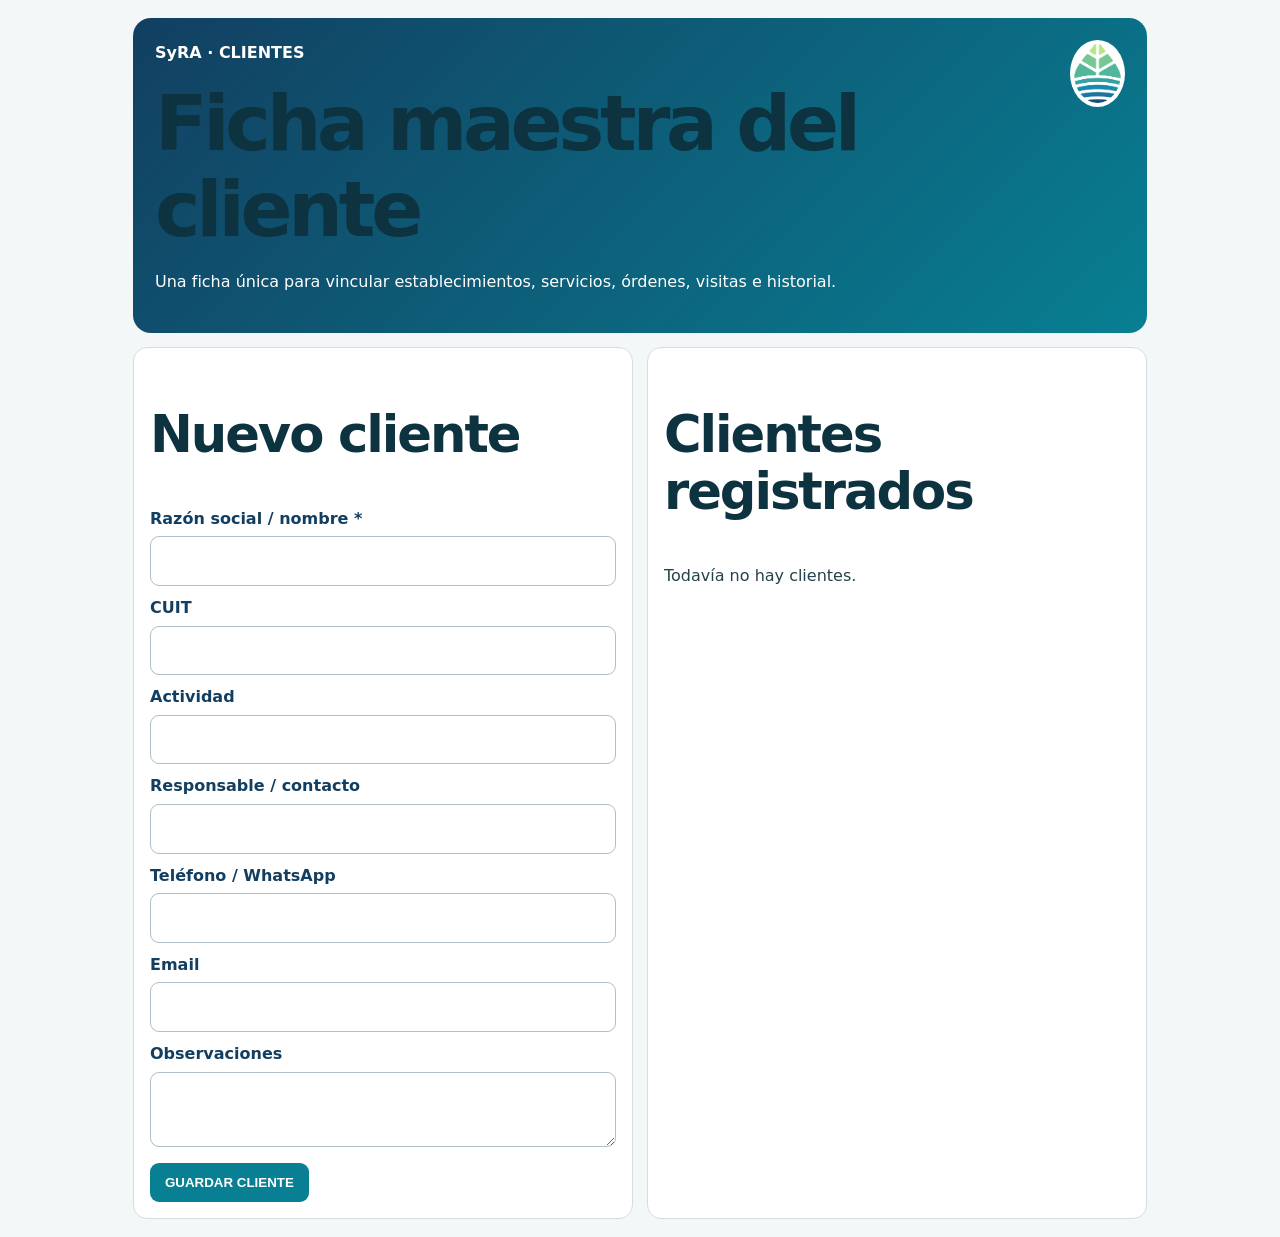
<file: clientes.html>
<!doctype html><html lang="es"><head><meta charset="utf-8"><meta name="viewport" content="width=device-width,initial-scale=1"><title>SyRA · Clientes</title><link rel="stylesheet" href="styles.css"><link rel="stylesheet" href="brand.css"><style>body{background:#f3f7f8}.app{max-width:1050px;margin:auto;padding:18px}.hero{background:linear-gradient(135deg,#123f61,#087f92);color:#fff;border-radius:18px;padding:22px}.hero img{width:55px;background:#fff;border-radius:50%;padding:4px;float:right}.grid{display:grid;grid-template-columns:1fr 1fr;gap:14px;margin-top:14px}.card{background:#fff;border:1px solid #d1dfe3;border-radius:14px;padding:16px}.field{margin:9px 0}.field label{display:block;font-weight:800;color:#123f61;margin-bottom:5px}.field input,.field select,.field textarea{width:100%;box-sizing:border-box;padding:11px;border:1px solid #aebfc5;border-radius:9px}.btn{border:0;border-radius:9px;padding:12px 15px;background:#087f92;color:#fff;font-weight:800;cursor:pointer}.item{border-top:1px solid #dbe5e7;padding:12px 0}.tag{display:inline-block;background:#e5f2f1;padding:5px 9px;border-radius:14px;font-size:12px;font-weight:800;margin:3px}@media(max-width:700px){.grid{grid-template-columns:1fr}}</style></head><body><main class="app"><section class="hero"><img src="logosolo.png"><b>SyRA · CLIENTES</b><h1>Ficha maestra del cliente</h1><p>Una ficha única para vincular establecimientos, servicios, órdenes, visitas e historial.</p></section><div class="grid"><section class="card"><h2>Nuevo cliente</h2><div class="field"><label>Razón social / nombre *</label><input id="nombre"></div><div class="field"><label>CUIT</label><input id="cuit"></div><div class="field"><label>Actividad</label><input id="actividad"></div><div class="field"><label>Responsable / contacto</label><input id="contacto"></div><div class="field"><label>Teléfono / WhatsApp</label><input id="telefono"></div><div class="field"><label>Email</label><input id="email" type="email"></div><div class="field"><label>Observaciones</label><textarea id="obs"></textarea></div><button class="btn" onclick="guardar()">GUARDAR CLIENTE</button></section><section class="card"><h2>Clientes registrados</h2><div id="lista"></div></section></div></main><script>function guardar(){if(!nombre.value.trim())return alert('Ingresá el nombre o razón social.');const a=JSON.parse(localStorage.getItem('syra_clientes')||'[]');a.push({id:'CLI-'+Date.now(),nombre:nombre.value.trim(),cuit:cuit.value,actividad:actividad.value,contacto:contacto.value,telefono:telefono.value,email:email.value,obs:obs.value,creado:new Date().toISOString()});localStorage.setItem('syra_clientes',JSON.stringify(a));['nombre','cuit','actividad','contacto','telefono','email','obs'].forEach(x=>document.getElementById(x).value='');render()}function render(){const a=JSON.parse(localStorage.getItem('syra_clientes')||'[]').slice().reverse();lista.innerHTML=a.length?a.map(x=>`<div class="item"><b>${x.id} · ${x.nombre}</b><br><span class="tag">${x.actividad||'Actividad no cargada'}</span><span class="tag">${x.contacto||'Sin responsable'}</span><br>${x.telefono||''} ${x.email||''}</div>`).join(''):'Todavía no hay clientes.'}render();</script></body></html>
</file>
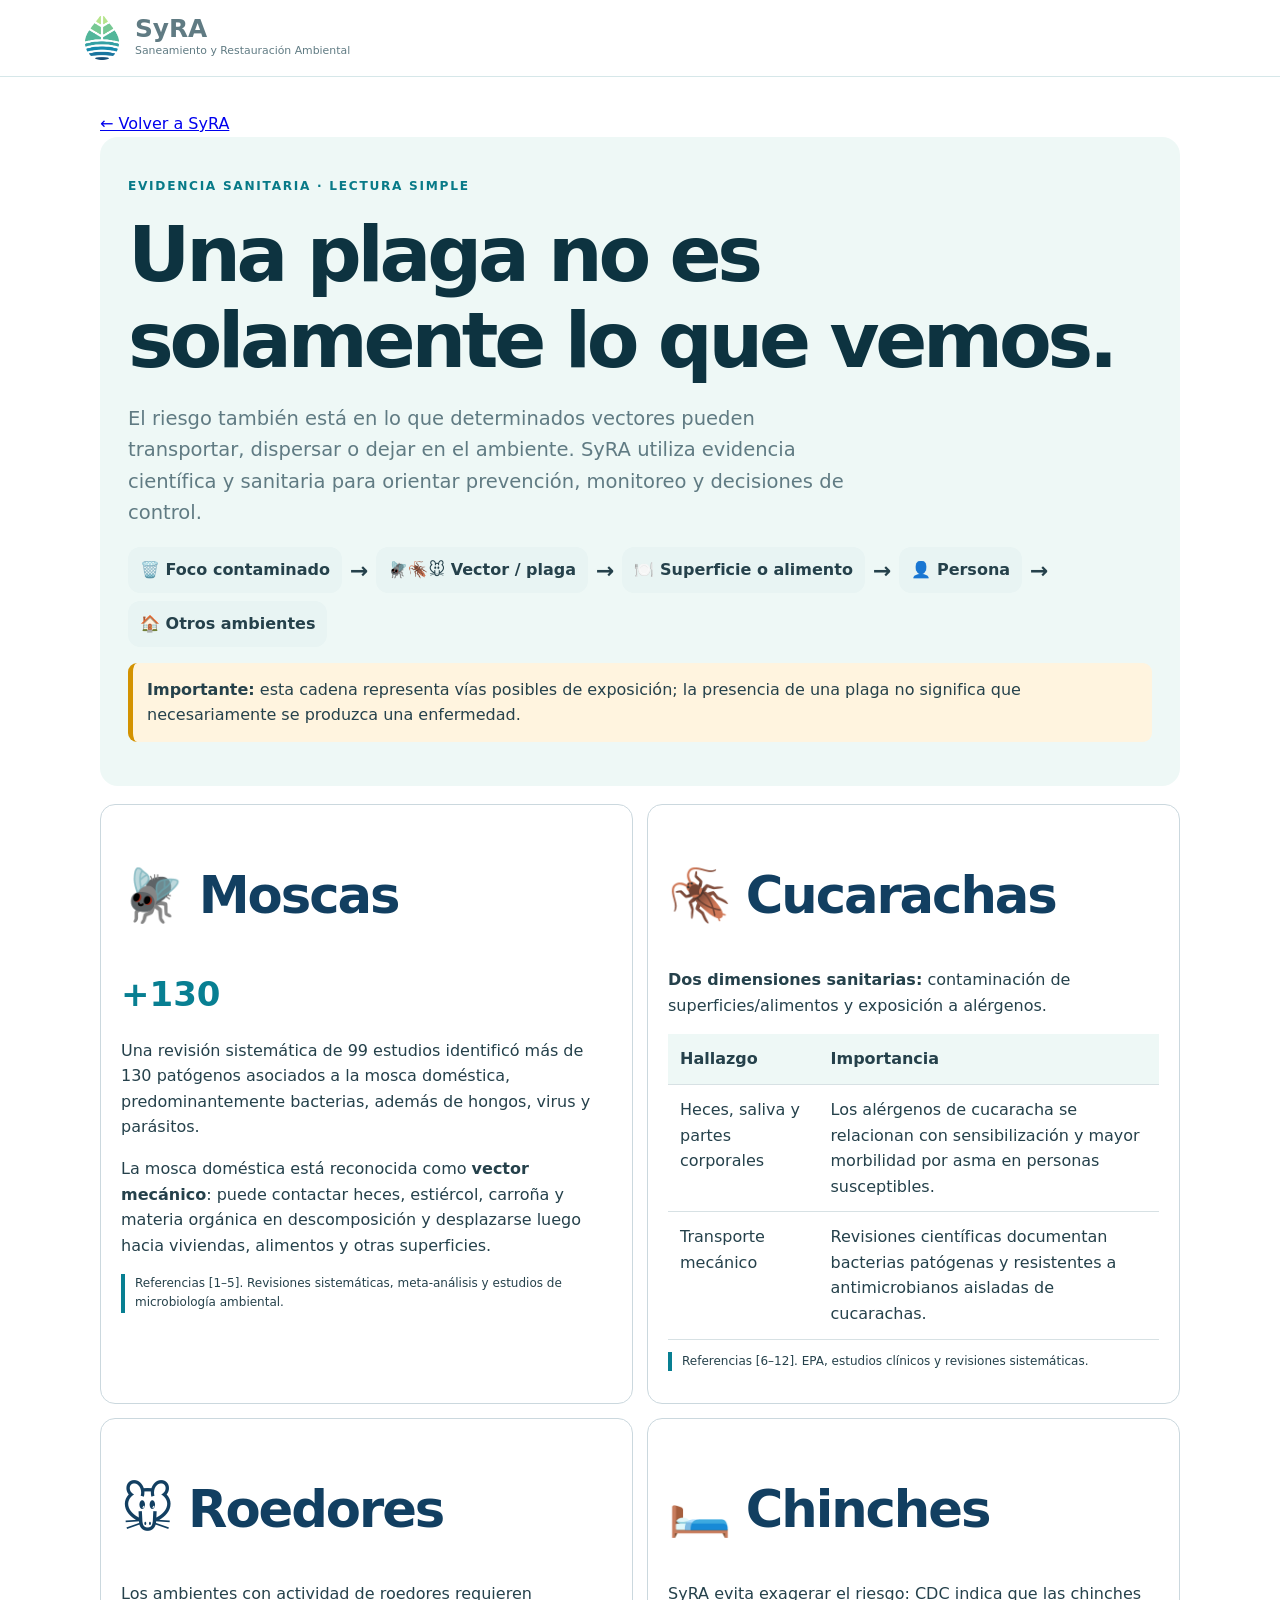
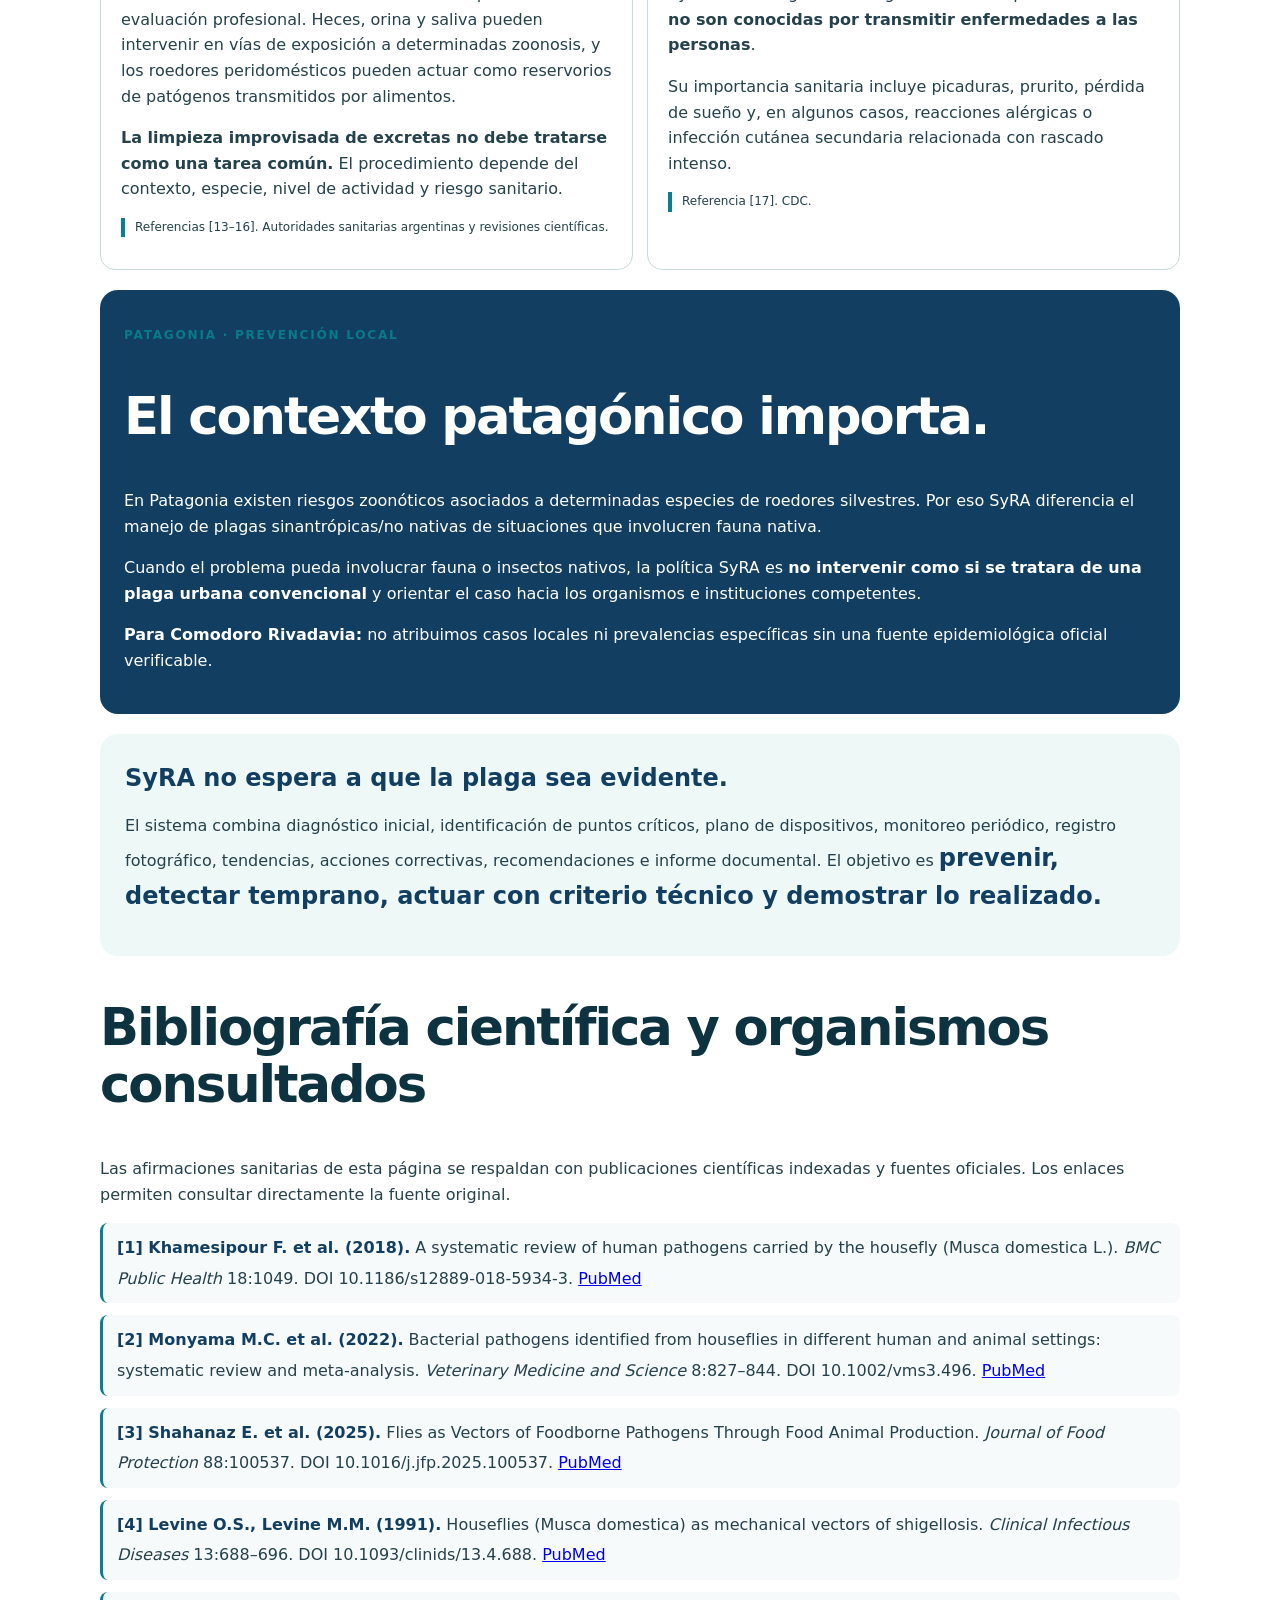
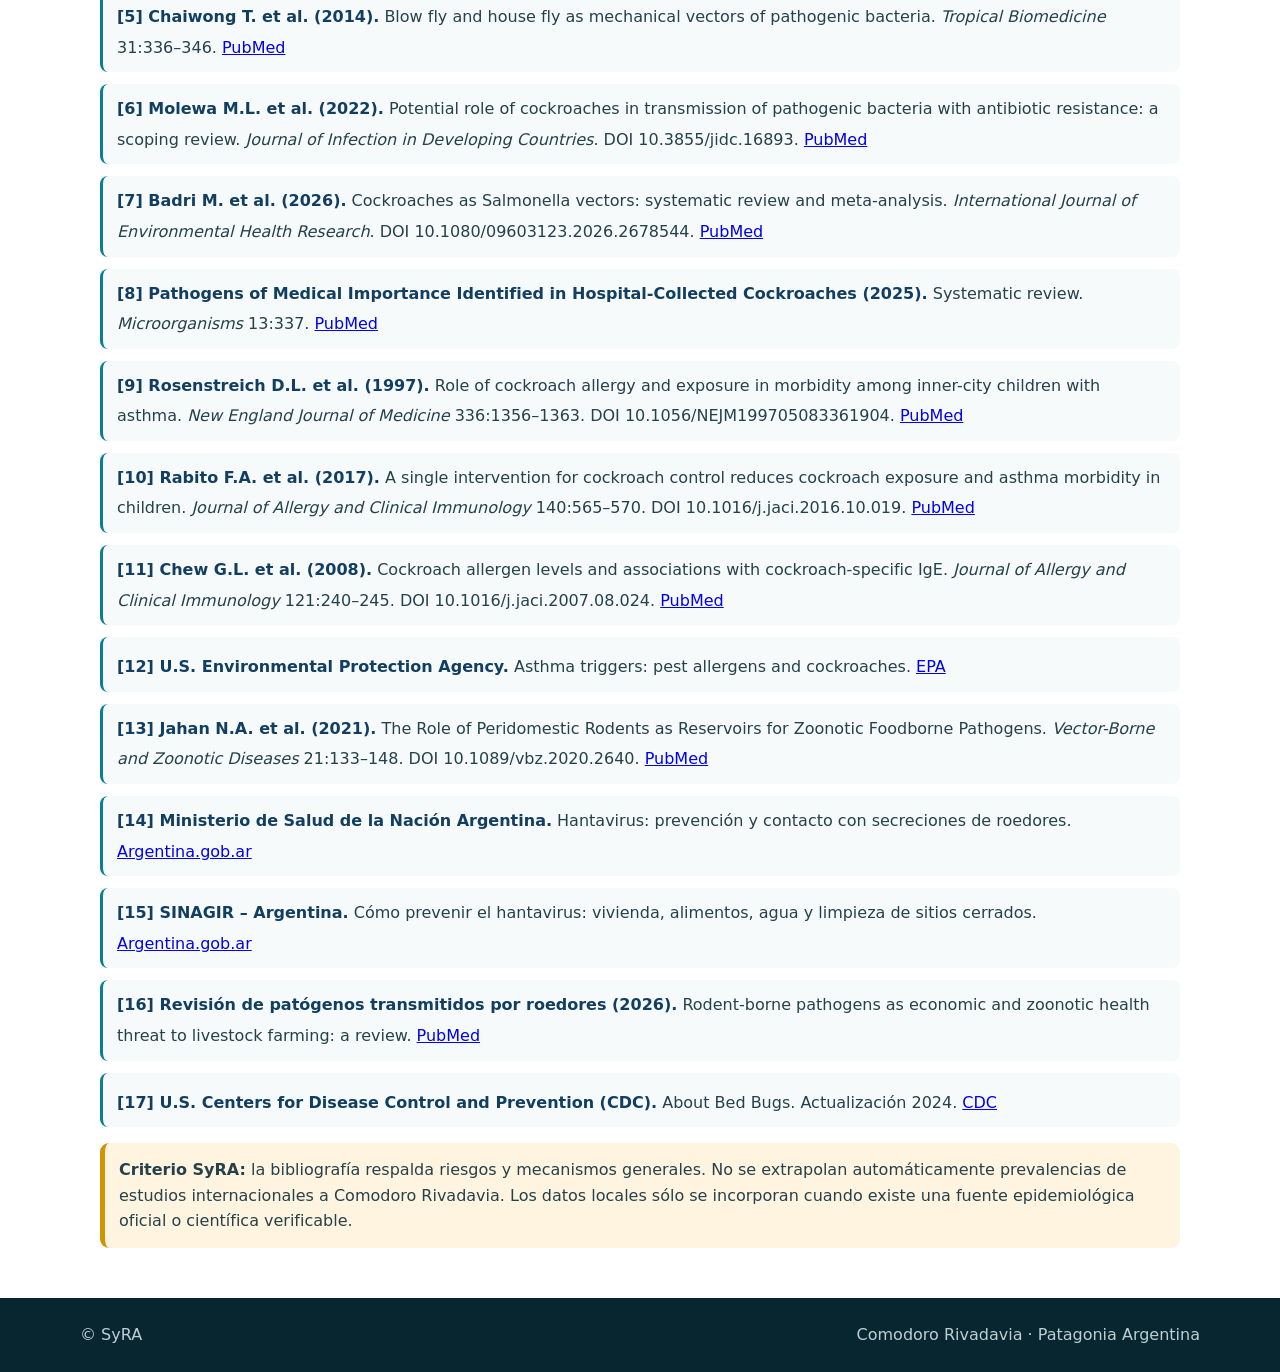
<file: evidencia.html>
<!doctype html><html lang="es"><head><meta charset="utf-8"><meta name="viewport" content="width=device-width,initial-scale=1"><title>Evidencia sanitaria | SyRA</title><link rel="stylesheet" href="styles.css"><link rel="stylesheet" href="brand.css"><style>.wrapx{max-width:1120px;margin:auto;padding:34px 20px}.hero{background:#eef8f6;border-radius:18px;padding:28px}.grid{display:grid;grid-template-columns:repeat(2,1fr);gap:14px;margin:18px 0}.card{background:#fff;border:1px solid #cbd8de;border-radius:15px;padding:20px}.card h2{color:#123f61}.number{font-size:34px;font-weight:900;color:#087f92}.chain{display:flex;gap:8px;align-items:center;flex-wrap:wrap;margin:16px 0}.chain span{background:#e8f4f3;padding:10px 12px;border-radius:12px;font-weight:700}.arrow{font-size:22px}.table{width:100%;border-collapse:collapse}.table th,.table td{padding:12px;border-bottom:1px solid #d7e1e4;text-align:left;vertical-align:top}.table th{background:#eef8f6}.pat{background:#123f61;color:#fff;border-radius:18px;padding:24px;margin:20px 0}.pat h2{color:#fff}.source{font-size:12px;border-left:4px solid #087f92;padding-left:10px;margin:12px 0}.cta{background:#eef8f6;border-radius:18px;padding:25px;margin-top:20px}.cta b{font-size:24px;color:#123f61}.links a{display:inline-block;margin:5px 10px 5px 0}.warn{background:#fff4df;border-left:5px solid #d39200;padding:14px;border-radius:9px}.refs{counter-reset:ref}.ref{margin:12px 0;padding:12px 14px;border-left:3px solid #087f92;background:#f7fafb;border-radius:8px}.ref b{color:#123f61}.ref a{display:inline-block;margin-top:5px}@media(max-width:760px){.grid{grid-template-columns:1fr}.table{font-size:13px}}</style></head><body><header><div class="wrap nav"><a class="brand" href="index.html"><img src="logosolo.png" alt="SyRA"><span><b>SyRA</b><small>Saneamiento y Restauración Ambiental</small></span></a></div></header><main class="wrapx"><a href="index.html">← Volver a SyRA</a><section class="hero"><p class="over">EVIDENCIA SANITARIA · LECTURA SIMPLE</p><h1>Una plaga no es solamente lo que vemos.</h1><p class="lead">El riesgo también está en lo que determinados vectores pueden transportar, dispersar o dejar en el ambiente. SyRA utiliza evidencia científica y sanitaria para orientar prevención, monitoreo y decisiones de control.</p><div class="chain"><span>🗑️ Foco contaminado</span><b class="arrow">→</b><span>🪰🪳🐭 Vector / plaga</span><b class="arrow">→</b><span>🍽️ Superficie o alimento</span><b class="arrow">→</b><span>👤 Persona</span><b class="arrow">→</b><span>🏠 Otros ambientes</span></div><p class="warn"><b>Importante:</b> esta cadena representa vías posibles de exposición; la presencia de una plaga no significa que necesariamente se produzca una enfermedad.</p></section><div class="grid"><article class="card"><h2>🪰 Moscas</h2><div class="number">+130</div><p>Una revisión sistemática de 99 estudios identificó más de 130 patógenos asociados a la mosca doméstica, predominantemente bacterias, además de hongos, virus y parásitos.</p><p>La mosca doméstica está reconocida como <b>vector mecánico</b>: puede contactar heces, estiércol, carroña y materia orgánica en descomposición y desplazarse luego hacia viviendas, alimentos y otras superficies.</p><p class="source">Referencias [1–5]. Revisiones sistemáticas, meta-análisis y estudios de microbiología ambiental.</p></article><article class="card"><h2>🪳 Cucarachas</h2><p><b>Dos dimensiones sanitarias:</b> contaminación de superficies/alimentos y exposición a alérgenos.</p><table class="table"><tr><th>Hallazgo</th><th>Importancia</th></tr><tr><td>Heces, saliva y partes corporales</td><td>Los alérgenos de cucaracha se relacionan con sensibilización y mayor morbilidad por asma en personas susceptibles.</td></tr><tr><td>Transporte mecánico</td><td>Revisiones científicas documentan bacterias patógenas y resistentes a antimicrobianos aisladas de cucarachas.</td></tr></table><p class="source">Referencias [6–12]. EPA, estudios clínicos y revisiones sistemáticas.</p></article><article class="card"><h2>🐭 Roedores</h2><p>Los ambientes con actividad de roedores requieren evaluación profesional. Heces, orina y saliva pueden intervenir en vías de exposición a determinadas zoonosis, y los roedores peridomésticos pueden actuar como reservorios de patógenos transmitidos por alimentos.</p><p><b>La limpieza improvisada de excretas no debe tratarse como una tarea común.</b> El procedimiento depende del contexto, especie, nivel de actividad y riesgo sanitario.</p><p class="source">Referencias [13–16]. Autoridades sanitarias argentinas y revisiones científicas.</p></article><article class="card"><h2>🛏️ Chinches</h2><p>SyRA evita exagerar el riesgo: CDC indica que las chinches <b>no son conocidas por transmitir enfermedades a las personas</b>.</p><p>Su importancia sanitaria incluye picaduras, prurito, pérdida de sueño y, en algunos casos, reacciones alérgicas o infección cutánea secundaria relacionada con rascado intenso.</p><p class="source">Referencia [17]. CDC.</p></article></div><section class="pat"><p class="over">PATAGONIA · PREVENCIÓN LOCAL</p><h2>El contexto patagónico importa.</h2><p>En Patagonia existen riesgos zoonóticos asociados a determinadas especies de roedores silvestres. Por eso SyRA diferencia el manejo de plagas sinantrópicas/no nativas de situaciones que involucren fauna nativa.</p><p>Cuando el problema pueda involucrar fauna o insectos nativos, la política SyRA es <b>no intervenir como si se tratara de una plaga urbana convencional</b> y orientar el caso hacia los organismos e instituciones competentes.</p><p><b>Para Comodoro Rivadavia:</b> no atribuimos casos locales ni prevalencias específicas sin una fuente epidemiológica oficial verificable.</p></section><section class="cta"><b>SyRA no espera a que la plaga sea evidente.</b><p>El sistema combina diagnóstico inicial, identificación de puntos críticos, plano de dispositivos, monitoreo periódico, registro fotográfico, tendencias, acciones correctivas, recomendaciones e informe documental. El objetivo es <b>prevenir, detectar temprano, actuar con criterio técnico y demostrar lo realizado.</b></p></section><section class="refs"><h2>Bibliografía científica y organismos consultados</h2><p>Las afirmaciones sanitarias de esta página se respaldan con publicaciones científicas indexadas y fuentes oficiales. Los enlaces permiten consultar directamente la fuente original.</p><div class="ref"><b>[1] Khamesipour F. et al. (2018).</b> A systematic review of human pathogens carried by the housefly (Musca domestica L.). <i>BMC Public Health</i> 18:1049. DOI 10.1186/s12889-018-5934-3. <a href="https://pubmed.ncbi.nlm.nih.gov/30134910/" target="_blank">PubMed</a></div><div class="ref"><b>[2] Monyama M.C. et al. (2022).</b> Bacterial pathogens identified from houseflies in different human and animal settings: systematic review and meta-analysis. <i>Veterinary Medicine and Science</i> 8:827–844. DOI 10.1002/vms3.496. <a href="https://pubmed.ncbi.nlm.nih.gov/33955703/" target="_blank">PubMed</a></div><div class="ref"><b>[3] Shahanaz E. et al. (2025).</b> Flies as Vectors of Foodborne Pathogens Through Food Animal Production. <i>Journal of Food Protection</i> 88:100537. DOI 10.1016/j.jfp.2025.100537. <a href="https://pubmed.ncbi.nlm.nih.gov/40348086/" target="_blank">PubMed</a></div><div class="ref"><b>[4] Levine O.S., Levine M.M. (1991).</b> Houseflies (Musca domestica) as mechanical vectors of shigellosis. <i>Clinical Infectious Diseases</i> 13:688–696. DOI 10.1093/clinids/13.4.688. <a href="https://pubmed.ncbi.nlm.nih.gov/1925289/" target="_blank">PubMed</a></div><div class="ref"><b>[5] Chaiwong T. et al. (2014).</b> Blow fly and house fly as mechanical vectors of pathogenic bacteria. <i>Tropical Biomedicine</i> 31:336–346. <a href="https://pubmed.ncbi.nlm.nih.gov/25134903/" target="_blank">PubMed</a></div><div class="ref"><b>[6] Molewa M.L. et al. (2022).</b> Potential role of cockroaches in transmission of pathogenic bacteria with antibiotic resistance: a scoping review. <i>Journal of Infection in Developing Countries</i>. DOI 10.3855/jidc.16893. <a href="https://pubmed.ncbi.nlm.nih.gov/36449637/" target="_blank">PubMed</a></div><div class="ref"><b>[7] Badri M. et al. (2026).</b> Cockroaches as Salmonella vectors: systematic review and meta-analysis. <i>International Journal of Environmental Health Research</i>. DOI 10.1080/09603123.2026.2678544. <a href="https://pubmed.ncbi.nlm.nih.gov/42246761/" target="_blank">PubMed</a></div><div class="ref"><b>[8] Pathogens of Medical Importance Identified in Hospital-Collected Cockroaches (2025).</b> Systematic review. <i>Microorganisms</i> 13:337. <a href="https://pubmed.ncbi.nlm.nih.gov/40005704/" target="_blank">PubMed</a></div><div class="ref"><b>[9] Rosenstreich D.L. et al. (1997).</b> Role of cockroach allergy and exposure in morbidity among inner-city children with asthma. <i>New England Journal of Medicine</i> 336:1356–1363. DOI 10.1056/NEJM199705083361904. <a href="https://pubmed.ncbi.nlm.nih.gov/9134876/" target="_blank">PubMed</a></div><div class="ref"><b>[10] Rabito F.A. et al. (2017).</b> A single intervention for cockroach control reduces cockroach exposure and asthma morbidity in children. <i>Journal of Allergy and Clinical Immunology</i> 140:565–570. DOI 10.1016/j.jaci.2016.10.019. <a href="https://pubmed.ncbi.nlm.nih.gov/28108117/" target="_blank">PubMed</a></div><div class="ref"><b>[11] Chew G.L. et al. (2008).</b> Cockroach allergen levels and associations with cockroach-specific IgE. <i>Journal of Allergy and Clinical Immunology</i> 121:240–245. DOI 10.1016/j.jaci.2007.08.024. <a href="https://pubmed.ncbi.nlm.nih.gov/17936887/" target="_blank">PubMed</a></div><div class="ref"><b>[12] U.S. Environmental Protection Agency.</b> Asthma triggers: pest allergens and cockroaches. <a href="https://www.epa.gov/asthma/asthma-triggers-gain-control" target="_blank">EPA</a></div><div class="ref"><b>[13] Jahan N.A. et al. (2021).</b> The Role of Peridomestic Rodents as Reservoirs for Zoonotic Foodborne Pathogens. <i>Vector-Borne and Zoonotic Diseases</i> 21:133–148. DOI 10.1089/vbz.2020.2640. <a href="https://pubmed.ncbi.nlm.nih.gov/33351736/" target="_blank">PubMed</a></div><div class="ref"><b>[14] Ministerio de Salud de la Nación Argentina.</b> Hantavirus: prevención y contacto con secreciones de roedores. <a href="https://www.argentina.gob.ar/salud/glosario/hantavirus" target="_blank">Argentina.gob.ar</a></div><div class="ref"><b>[15] SINAGIR – Argentina.</b> Cómo prevenir el hantavirus: vivienda, alimentos, agua y limpieza de sitios cerrados. <a href="https://www.argentina.gob.ar/sinagir/riesgos-frecuentes/hantavirus/prevencion" target="_blank">Argentina.gob.ar</a></div><div class="ref"><b>[16] Revisión de patógenos transmitidos por roedores (2026).</b> Rodent-borne pathogens as economic and zoonotic health threat to livestock farming: a review. <a href="https://pubmed.ncbi.nlm.nih.gov/42206021/" target="_blank">PubMed</a></div><div class="ref"><b>[17] U.S. Centers for Disease Control and Prevention (CDC).</b> About Bed Bugs. Actualización 2024. <a href="https://www.cdc.gov/bed-bugs/about/index.html" target="_blank">CDC</a></div><p class="warn"><b>Criterio SyRA:</b> la bibliografía respalda riesgos y mecanismos generales. No se extrapolan automáticamente prevalencias de estudios internacionales a Comodoro Rivadavia. Los datos locales sólo se incorporan cuando existe una fuente epidemiológica oficial o científica verificable.</p></section></main><footer><div class="wrap"><span>© SyRA</span><span>Comodoro Rivadavia · Patagonia Argentina</span></div></footer></body></html>
</file>
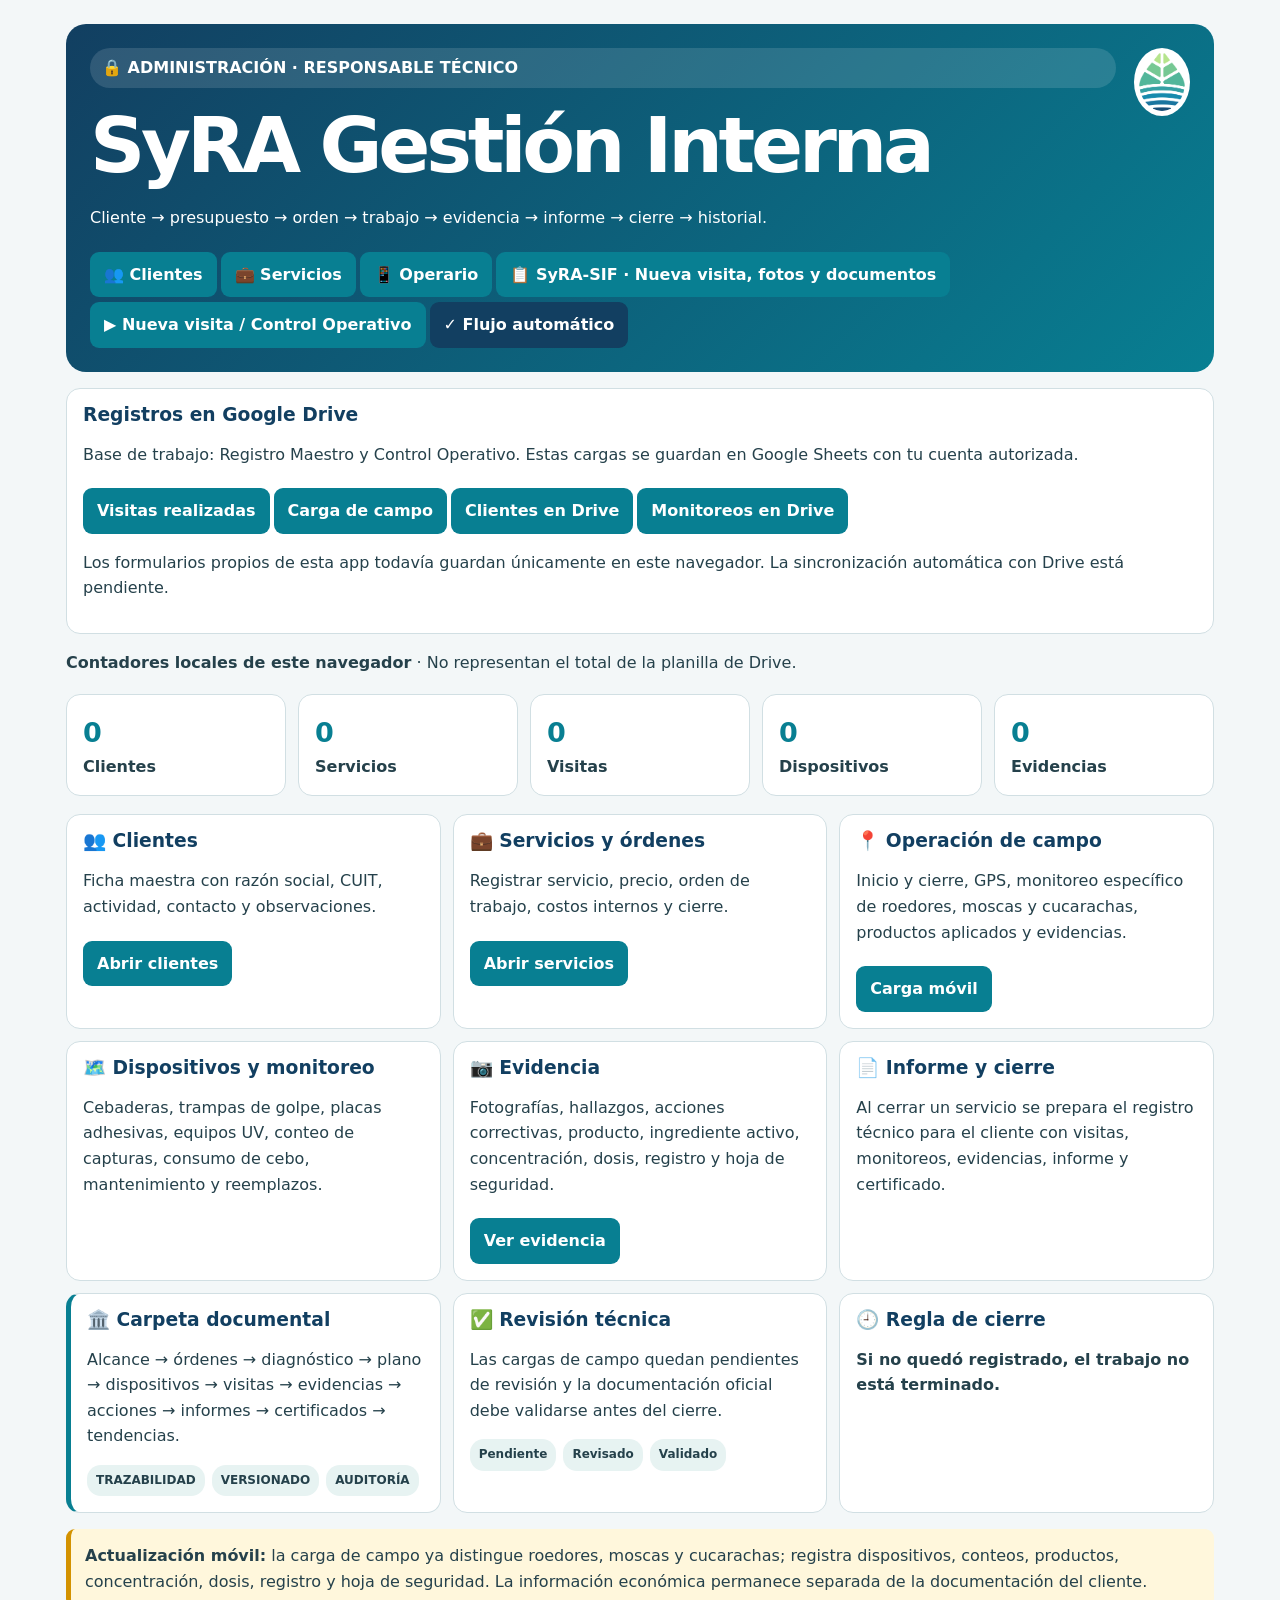
<file: gestion.html>
<!doctype html>
<html lang="es">
  <head>
    <meta charset="utf-8" />
    <meta name="viewport" content="width=device-width,initial-scale=1" />
    <title>SyRA Gestión Interna</title>
    <meta name="theme-color" content="#087f92" />
    <link rel="manifest" href="manifest.webmanifest" />
    <link rel="apple-touch-icon" href="logosolo.png" />
    <link rel="stylesheet" href="styles.css" />
    <link rel="stylesheet" href="brand.css" />
    <style>
      body {
        background: #f3f7f8;
      }
      .app {
        max-width: 1180px;
        margin: auto;
        padding: 24px 16px;
      }
      .hero {
        background: linear-gradient(135deg, #123f61, #087f92);
        color: #fff;
        border-radius: 20px;
        padding: 24px;
        display: flex;
        justify-content: space-between;
        gap: 18px;
      }
      .hero h1 { color: #fff; }
      .hero img {
        width: 68px;
        height: 68px;
        object-fit: contain;
        align-self: flex-start;
        background: #fff;
        border-radius: 50%;
        padding: 5px;
      }
      .badge {
        background: #ffffff20;
        padding: 7px 12px;
        border-radius: 20px;
        font-weight: 800;
      }
      .kpis,
      .modules {
        display: grid;
        gap: 12px;
      }
      .kpis {
        grid-template-columns: repeat(5, 1fr);
        margin: 18px 0;
      }
      .modules {
        grid-template-columns: repeat(3, 1fr);
      }
      .card {
        background: #fff;
        border: 1px solid #d1dfe3;
        border-radius: 14px;
        padding: 16px;
      }
      .card h3 {
        margin: 0 0 8px;
        color: #123f61;
      }
      .num {
        font-size: 27px;
        font-weight: 900;
        color: #087f92;
      }
      .btn {
        display: inline-block;
        background: #087f92;
        color: #fff !important;
        padding: 10px 14px;
        border-radius: 9px;
        text-decoration: none;
        font-weight: 800;
        margin: 5px 4px 0 0;
      }
      .btn.dark {
        background: #123f61;
      }
      .audit {
        border-left: 5px solid #087f92;
      }
      .notice {
        margin-top: 16px;
        background: #fff7dc;
        border-left: 5px solid #d39200;
        padding: 14px;
        border-radius: 9px;
      }
      .flow {
        display: flex;
        gap: 7px;
        flex-wrap: wrap;
      }
      .flow span {
        background: #e7f3f2;
        padding: 6px 9px;
        border-radius: 14px;
        font-size: 12px;
        font-weight: 800;
      }
      @media (max-width: 900px) {
        .kpis {
          grid-template-columns: repeat(3, 1fr);
        }
        .modules {
          grid-template-columns: 1fr 1fr;
        }
      }
      @media (max-width: 560px) {
        .kpis,
        .modules {
          grid-template-columns: 1fr;
        }
      }
    </style>
  </head>
  <body>
    <main class="app">
      <section class="hero">
        <div>
          <div class="badge">🔒 ADMINISTRACIÓN · RESPONSABLE TÉCNICO</div>
          <h1>SyRA Gestión Interna</h1>
          <p>
            Cliente → presupuesto → orden → trabajo → evidencia → informe →
            cierre → historial.
          </p>
          <a class="btn" href="clientes.html">👥 Clientes</a
          ><a class="btn" href="servicio.html">💼 Servicios</a
          ><a class="btn" href="operario.html">📱 Operario</a><a class="btn" href="sif/campo.html">📋 SyRA-SIF · Nueva visita, fotos y documentos</a
          ><a
            class="btn"
            href="https://docs.google.com/spreadsheets/d/1KM48Of31l1YM2MJ538Nj3XEZxIyfAWM8XEDdp6hapdo/edit#gid=26081303"
            target="_blank"
            rel="noopener"
            >▶ Nueva visita / Control Operativo</a
          ><a
            class="btn dark"
            href="https://docs.google.com/spreadsheets/d/1KM48Of31l1YM2MJ538Nj3XEZxIyfAWM8XEDdp6hapdo/edit#gid=26081305"
            target="_blank"
            rel="noopener"
            >✓ Flujo automático</a
          >
        </div>
        <img src="logosolo.png" alt="SyRA" />
      </section>
      <section class="card" style="margin-top:16px"><h3>Registros en Google Drive</h3><p>Base de trabajo: Registro Maestro y Control Operativo. Estas cargas se guardan en Google Sheets con tu cuenta autorizada.</p><a class="btn" href="https://docs.google.com/spreadsheets/d/1KM48Of31l1YM2MJ538Nj3XEZxIyfAWM8XEDdp6hapdo/edit#gid=1505503325" target="_blank" rel="noopener">Visitas realizadas</a><a class="btn" href="https://docs.google.com/spreadsheets/d/1KM48Of31l1YM2MJ538Nj3XEZxIyfAWM8XEDdp6hapdo/edit#gid=26081303" target="_blank" rel="noopener">Carga de campo</a><a class="btn" href="https://docs.google.com/spreadsheets/d/1KM48Of31l1YM2MJ538Nj3XEZxIyfAWM8XEDdp6hapdo/edit#gid=977609636" target="_blank" rel="noopener">Clientes en Drive</a><a class="btn" href="https://docs.google.com/spreadsheets/d/1KM48Of31l1YM2MJ538Nj3XEZxIyfAWM8XEDdp6hapdo/edit#gid=2123610620" target="_blank" rel="noopener">Monitoreos en Drive</a><p>Los formularios propios de esta app todavía guardan únicamente en este navegador. La sincronización automática con Drive está pendiente.</p></section><p><b>Contadores locales de este navegador</b> · No representan el total de la planilla de Drive.</p><div class="kpis">
        <div class="card">
          <div class="num" id="kc">0</div>
          <b>Clientes</b>
        </div>
        <div class="card">
          <div class="num" id="ks">0</div>
          <b>Servicios</b>
        </div>
        <div class="card">
          <div class="num" id="kv">0</div>
          <b>Visitas</b>
        </div>
        <div class="card">
          <div class="num" id="kd">0</div>
          <b>Dispositivos</b>
        </div>
        <div class="card">
          <div class="num" id="kp">0</div>
          <b>Evidencias</b>
        </div>
      </div>
      <div class="modules">
        <section class="card">
          <h3>👥 Clientes</h3>
          <p>
            Ficha maestra con razón social, CUIT, actividad, contacto y
            observaciones.
          </p>
          <a class="btn" href="clientes.html">Abrir clientes</a>
        </section>
        <section class="card">
          <h3>💼 Servicios y órdenes</h3>
          <p>
            Registrar servicio, precio, orden de trabajo, costos internos y
            cierre.
          </p>
          <a class="btn" href="servicio.html">Abrir servicios</a>
        </section>
        <section class="card">
          <h3>📍 Operación de campo</h3>
          <p>
            Inicio y cierre, GPS, monitoreo específico de roedores, moscas y
            cucarachas, productos aplicados y evidencias.
          </p>
          <a class="btn" href="operario.html">Carga móvil</a>
        </section>
        <section class="card">
          <h3>🗺️ Dispositivos y monitoreo</h3>
          <p>
            Cebaderas, trampas de golpe, placas adhesivas, equipos UV, conteo de
            capturas, consumo de cebo, mantenimiento y reemplazos.
          </p>
        </section>
        <section class="card">
          <h3>📷 Evidencia</h3>
          <p>
            Fotografías, hallazgos, acciones correctivas, producto, ingrediente
            activo, concentración, dosis, registro y hoja de seguridad.
          </p>
          <a class="btn" href="evidencia.html">Ver evidencia</a>
        </section>
        <section class="card">
          <h3>📄 Informe y cierre</h3>
          <p>
            Al cerrar un servicio se prepara el registro técnico para el cliente
            con visitas, monitoreos, evidencias, informe y certificado.
          </p>
        </section>
        <section class="card audit">
          <h3>🏛️ Carpeta documental</h3>
          <p>
            Alcance → órdenes → diagnóstico → plano → dispositivos → visitas →
            evidencias → acciones → informes → certificados → tendencias.
          </p>
          <div class="flow">
            <span>TRAZABILIDAD</span><span>VERSIONADO</span
            ><span>AUDITORÍA</span>
          </div>
        </section>
        <section class="card">
          <h3>✅ Revisión técnica</h3>
          <p>
            Las cargas de campo quedan pendientes de revisión y la documentación
            oficial debe validarse antes del cierre.
          </p>
          <div class="flow">
            <span>Pendiente</span><span>Revisado</span><span>Validado</span>
          </div>
        </section>
        <section class="card">
          <h3>🕘 Regla de cierre</h3>
          <p><b>Si no quedó registrado, el trabajo no está terminado.</b></p>
        </section>
      </div>
      <div class="notice">
        <b>Actualización móvil:</b> la carga de campo ya distingue roedores,
        moscas y cucarachas; registra dispositivos, conteos, productos,
        concentración, dosis, registro y hoja de seguridad. La información
        económica permanece separada de la documentación del cliente.
      </div>
    </main>
    <script>
      try {
        const v = JSON.parse(localStorage.getItem("syra_visitas") || "[]"),
          s = JSON.parse(localStorage.getItem("syra_servicios") || "[]"),
          c = JSON.parse(localStorage.getItem("syra_clientes") || "[]");
        document.getElementById("kv").textContent = v.length;
        document.getElementById("kc").textContent =
          c.length ||
          new Set(
            [...v.map((x) => x.cliente), ...s.map((x) => x.cliente)].filter(
              Boolean,
            ),
          ).size;
        document.getElementById("ks").textContent = s.length;
        document.getElementById("kd").textContent = v.reduce(
          (n, x) => n + (x.dispositivo ? 1 : 0),
          0,
        );
        document.getElementById("kp").textContent = v.reduce(
          (n, x) => n + (x.fotos || 0),
          0,
        );
      } catch (e) {}
    </script>
    <script>
      if ("serviceWorker" in navigator) {
        window.addEventListener("load", () =>
          navigator.serviceWorker.register("sw.js").catch(() => {}),
        );
      }
    </script>
  </body>
</html>
</file>
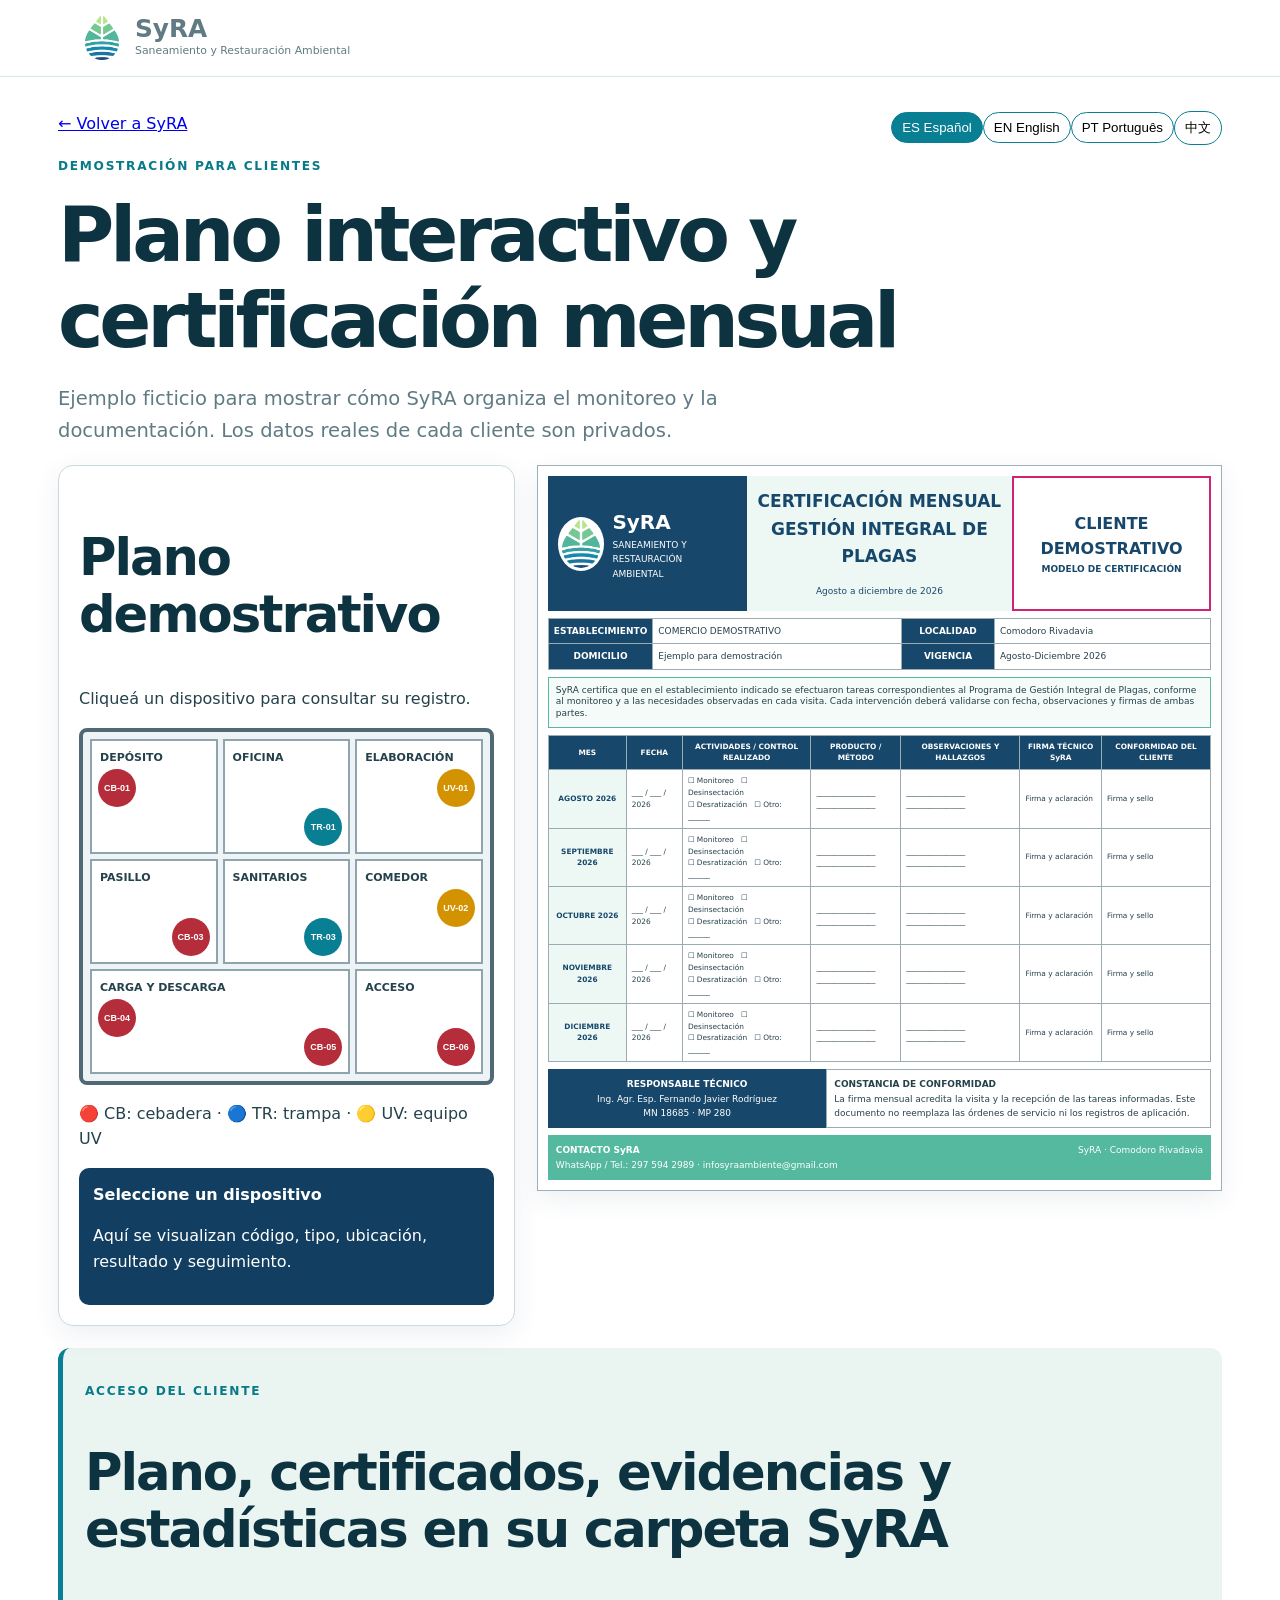
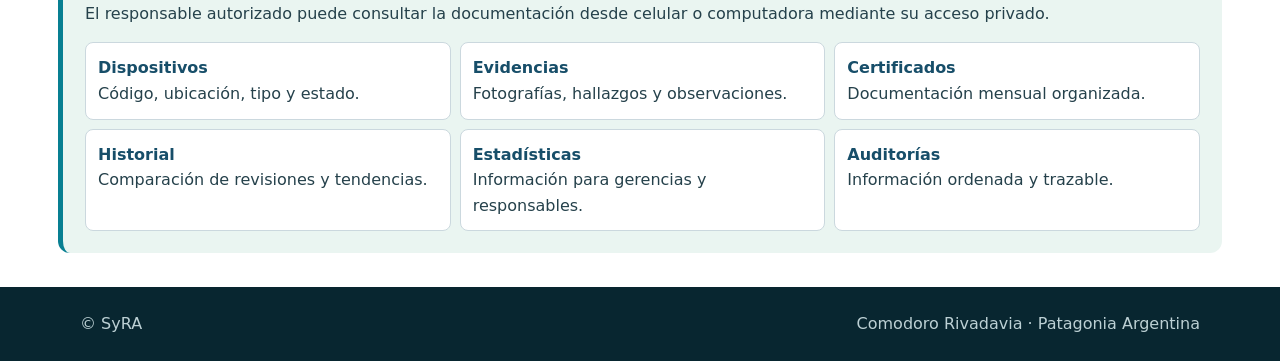
<file: muestras.html>
<!doctype html><html lang="es-AR"><head><meta charset="utf-8"><meta name="viewport" content="width=device-width,initial-scale=1"><title>Plano y certificación | SyRA</title><link rel="stylesheet" href="styles.css"><link rel="stylesheet" href="brand.css"><style>.demo{max-width:1200px;margin:auto;padding:34px 18px}.top{display:flex;justify-content:space-between;gap:12px;flex-wrap:wrap}.langs button{border:1px solid #087f92;background:#fff;border-radius:18px;padding:7px 10px;cursor:pointer}.langs .on{background:#087f92;color:#fff}.grid{display:grid;grid-template-columns:.9fr 1.35fr;gap:22px;align-items:start}.card{background:#fff;border:1px solid #cbd8de;border-radius:15px;padding:20px;box-shadow:0 8px 28px #123f6114}.plan{background:#eef4f5;border:4px solid #4f6975;border-radius:8px;padding:7px;display:grid;grid-template-columns:1fr 1fr 1fr;grid-template-rows:115px 105px 105px;gap:5px;margin:15px 0}.room{position:relative;border:2px solid #8ea4ae;background:#fff;padding:8px;font-size:11px;font-weight:800}.wide{grid-column:span 2}.dev{position:absolute;width:38px;height:38px;border:0;border-radius:50%;color:#fff;font-size:9px;font-weight:800;cursor:pointer}.tl{left:6px;top:28px}.br{right:6px;bottom:6px}.tr{right:6px;top:28px}.c{background:#b52c3b}.t{background:#087f92}.u{background:#d39200}.panel{background:#123f61;color:#fff;border-radius:10px;padding:14px;min-height:90px}.cert{background:#fff;border:1px solid #9db0b8;padding:10px;font-size:9px;box-shadow:0 8px 24px #123f6114}.certhead{display:grid;grid-template-columns:30% 40% 30%;min-height:88px}.brandblock{background:#17486b;color:#fff;display:flex;align-items:center;gap:8px;padding:10px}.brandblock img{width:54px;height:54px;object-fit:contain;background:#fff;border-radius:50%;padding:3px}.brandblock b{font-size:20px}.titleblock{background:#edf8f5;color:#17486b;text-align:center;padding:12px 5px}.titleblock strong{font-size:17px;display:block}.clientlogo{border:2px solid #cf2373;display:flex;align-items:center;justify-content:center;text-align:center;color:#17486b;font-weight:800;padding:8px}.clientlogo b{font-size:16px}.client{width:100%;border-collapse:collapse;margin:7px 0}.client td{border:1px solid #9aabb2;padding:5px}.client .lab{background:#17486b;color:#fff;font-weight:800;text-align:center;width:14%}.certintro{border:1px solid #58b99e;background:#f4fbf8;padding:7px;line-height:1.3}.ctable{width:100%;border-collapse:collapse;font-size:7.4px;margin-top:7px}.ctable th,.ctable td{border:1px solid #9aabb2;padding:5px;vertical-align:middle}.ctable th{background:#17486b;color:#fff;text-align:center}.ctable td{height:52px}.ctable td:first-child{background:#edf8f5;color:#17486b;font-weight:800;text-align:center}.footcert{display:grid;grid-template-columns:42% 58%;margin-top:7px}.rt{background:#17486b;color:#fff;text-align:center;padding:8px}.conf{border:1px solid #9aabb2;padding:7px}.contactbar{margin-top:7px;background:#54b99f;color:#fff;padding:8px;display:flex;justify-content:space-between;gap:8px}.drive{margin-top:22px;background:#eaf5f1;border-left:5px solid #087f92;border-radius:12px;padding:22px}.stats{display:grid;grid-template-columns:repeat(3,1fr);gap:9px}.stat{background:#fff;border:1px solid #cbd8de;border-radius:8px;padding:12px}.stat b{display:block;color:#174e69}@media(max-width:850px){.grid,.stats{grid-template-columns:1fr}.plan{grid-template-columns:1fr 1fr}.cert{overflow-x:auto}.certinner{min-width:720px}}</style></head><body><header><div class="wrap nav"><a class="brand" href="index.html"><img src="logosolo.png" alt="SyRA"><span><b>SyRA</b><small>Saneamiento y Restauración Ambiental</small></span></a></div></header><main class="demo"><div class="top"><a href="index.html">← Volver a SyRA</a><div class="langs"><button class="on" onclick="setL('es',this)">ES Español</button><button onclick="setL('en',this)">EN English</button><button onclick="setL('pt',this)">PT Português</button><button onclick="setL('zh',this)">中文</button></div></div><p class="over">Demostración para clientes</p><h1>Plano interactivo y certificación mensual</h1><p class="lead">Ejemplo ficticio para mostrar cómo SyRA organiza el monitoreo y la documentación. Los datos reales de cada cliente son privados.</p><div class="grid"><section class="card"><h2>Plano demostrativo</h2><p>Cliqueá un dispositivo para consultar su registro.</p><div class="plan"><div class="room">DEPÓSITO<button class="dev c tl" onclick="show('CB-01','Cebadera','Depósito','Sin actividad detectada')">CB-01</button></div><div class="room">OFICINA<button class="dev t br" onclick="show('TR-01','Trampa','Oficina','Operativa')">TR-01</button></div><div class="room">ELABORACIÓN<button class="dev u tr" onclick="show('UV-01','Equipo UV','Elaboración','Baja actividad')">UV-01</button></div><div class="room">PASILLO<button class="dev c br" onclick="show('CB-03','Cebadera','Pasillo','Sin actividad detectada')">CB-03</button></div><div class="room">SANITARIOS<button class="dev t br" onclick="show('TR-03','Trampa','Sanitarios','Operativa')">TR-03</button></div><div class="room">COMEDOR<button class="dev u tr" onclick="show('UV-02','Equipo UV','Comedor','Seguimiento')">UV-02</button></div><div class="room wide">CARGA Y DESCARGA<button class="dev c tl" onclick="show('CB-04','Cebadera','Carga y descarga','Actividad registrada')">CB-04</button><button class="dev c br" onclick="show('CB-05','Cebadera','Carga y descarga','Sin actividad')">CB-05</button></div><div class="room">ACCESO<button class="dev c br" onclick="show('CB-06','Cebadera','Acceso','Operativa')">CB-06</button></div></div><p>🔴 CB: cebadera · 🔵 TR: trampa · 🟡 UV: equipo UV</p><div id="info" class="panel"><b>Seleccione un dispositivo</b><p>Aquí se visualizan código, tipo, ubicación, resultado y seguimiento.</p></div></section><section class="cert"><div class="certinner"><div class="certhead"><div class="brandblock"><img src="logosolo.png" alt="SyRA"><div><b>SyRA</b><br>SANEAMIENTO Y RESTAURACIÓN<br>AMBIENTAL</div></div><div class="titleblock"><strong>CERTIFICACIÓN MENSUAL</strong><strong>GESTIÓN INTEGRAL DE PLAGAS</strong><br>Agosto a diciembre de 2026</div><div class="clientlogo"><div><b>CLIENTE DEMOSTRATIVO</b><br>MODELO DE CERTIFICACIÓN</div></div></div><table class="client"><tr><td class="lab">ESTABLECIMIENTO</td><td>COMERCIO DEMOSTRATIVO</td><td class="lab">LOCALIDAD</td><td>Comodoro Rivadavia</td></tr><tr><td class="lab">DOMICILIO</td><td>Ejemplo para demostración</td><td class="lab">VIGENCIA</td><td>Agosto-Diciembre 2026</td></tr></table><div class="certintro">SyRA certifica que en el establecimiento indicado se efectuaron tareas correspondientes al Programa de Gestión Integral de Plagas, conforme al monitoreo y a las necesidades observadas en cada visita. Cada intervención deberá validarse con fecha, observaciones y firmas de ambas partes.</div><table class="ctable"><thead><tr><th>MES</th><th>FECHA</th><th>ACTIVIDADES / CONTROL REALIZADO</th><th>PRODUCTO / MÉTODO</th><th>OBSERVACIONES Y HALLAZGOS</th><th>FIRMA TÉCNICO SyRA</th><th>CONFORMIDAD DEL CLIENTE</th></tr></thead><tbody><tr><td>AGOSTO 2026</td><td>___ / ___ / 2026</td><td>☐ Monitoreo&nbsp;&nbsp; ☐ Desinsectación<br>☐ Desratización&nbsp;&nbsp; ☐ Otro: ______</td><td>________________<br>________________</td><td>________________<br>________________</td><td>Firma y aclaración</td><td>Firma y sello</td></tr><tr><td>SEPTIEMBRE 2026</td><td>___ / ___ / 2026</td><td>☐ Monitoreo&nbsp;&nbsp; ☐ Desinsectación<br>☐ Desratización&nbsp;&nbsp; ☐ Otro: ______</td><td>________________<br>________________</td><td>________________<br>________________</td><td>Firma y aclaración</td><td>Firma y sello</td></tr><tr><td>OCTUBRE 2026</td><td>___ / ___ / 2026</td><td>☐ Monitoreo&nbsp;&nbsp; ☐ Desinsectación<br>☐ Desratización&nbsp;&nbsp; ☐ Otro: ______</td><td>________________<br>________________</td><td>________________<br>________________</td><td>Firma y aclaración</td><td>Firma y sello</td></tr><tr><td>NOVIEMBRE 2026</td><td>___ / ___ / 2026</td><td>☐ Monitoreo&nbsp;&nbsp; ☐ Desinsectación<br>☐ Desratización&nbsp;&nbsp; ☐ Otro: ______</td><td>________________<br>________________</td><td>________________<br>________________</td><td>Firma y aclaración</td><td>Firma y sello</td></tr><tr><td>DICIEMBRE 2026</td><td>___ / ___ / 2026</td><td>☐ Monitoreo&nbsp;&nbsp; ☐ Desinsectación<br>☐ Desratización&nbsp;&nbsp; ☐ Otro: ______</td><td>________________<br>________________</td><td>________________<br>________________</td><td>Firma y aclaración</td><td>Firma y sello</td></tr></tbody></table><div class="footcert"><div class="rt"><b>RESPONSABLE TÉCNICO</b><br>Ing. Agr. Esp. Fernando Javier Rodríguez<br>MN 18685 · MP 280</div><div class="conf"><b>CONSTANCIA DE CONFORMIDAD</b><br>La firma mensual acredita la visita y la recepción de las tareas informadas. Este documento no reemplaza las órdenes de servicio ni los registros de aplicación.</div></div><div class="contactbar"><span><b>CONTACTO SyRA</b><br>WhatsApp / Tel.: 297 594 2989 · infosyraambiente@gmail.com</span><span>SyRA · Comodoro Rivadavia</span></div></div></section></div><section class="drive"><p class="over">Acceso del cliente</p><h2>Plano, certificados, evidencias y estadísticas en su carpeta SyRA</h2><p>El responsable autorizado puede consultar la documentación desde celular o computadora mediante su acceso privado.</p><div class="stats"><div class="stat"><b>Dispositivos</b>Código, ubicación, tipo y estado.</div><div class="stat"><b>Evidencias</b>Fotografías, hallazgos y observaciones.</div><div class="stat"><b>Certificados</b>Documentación mensual organizada.</div><div class="stat"><b>Historial</b>Comparación de revisiones y tendencias.</div><div class="stat"><b>Estadísticas</b>Información para gerencias y responsables.</div><div class="stat"><b>Auditorías</b>Información ordenada y trazable.</div></div></section></main><footer><div class="wrap"><span>© SyRA</span><span>Comodoro Rivadavia · Patagonia Argentina</span></div></footer><script>function show(c,t,l,r){document.getElementById('info').innerHTML='<b>'+c+' · '+t+'</b><p>'+l+' · '+r+'</p>'}function setL(l,b){document.querySelectorAll('.langs button').forEach(x=>x.classList.remove('on'));b.classList.add('on');if(l!=='es')alert('La traducción completa de esta demostración se está integrando. La página principal ya funciona en el idioma seleccionado.');}</script></body></html>
</file>
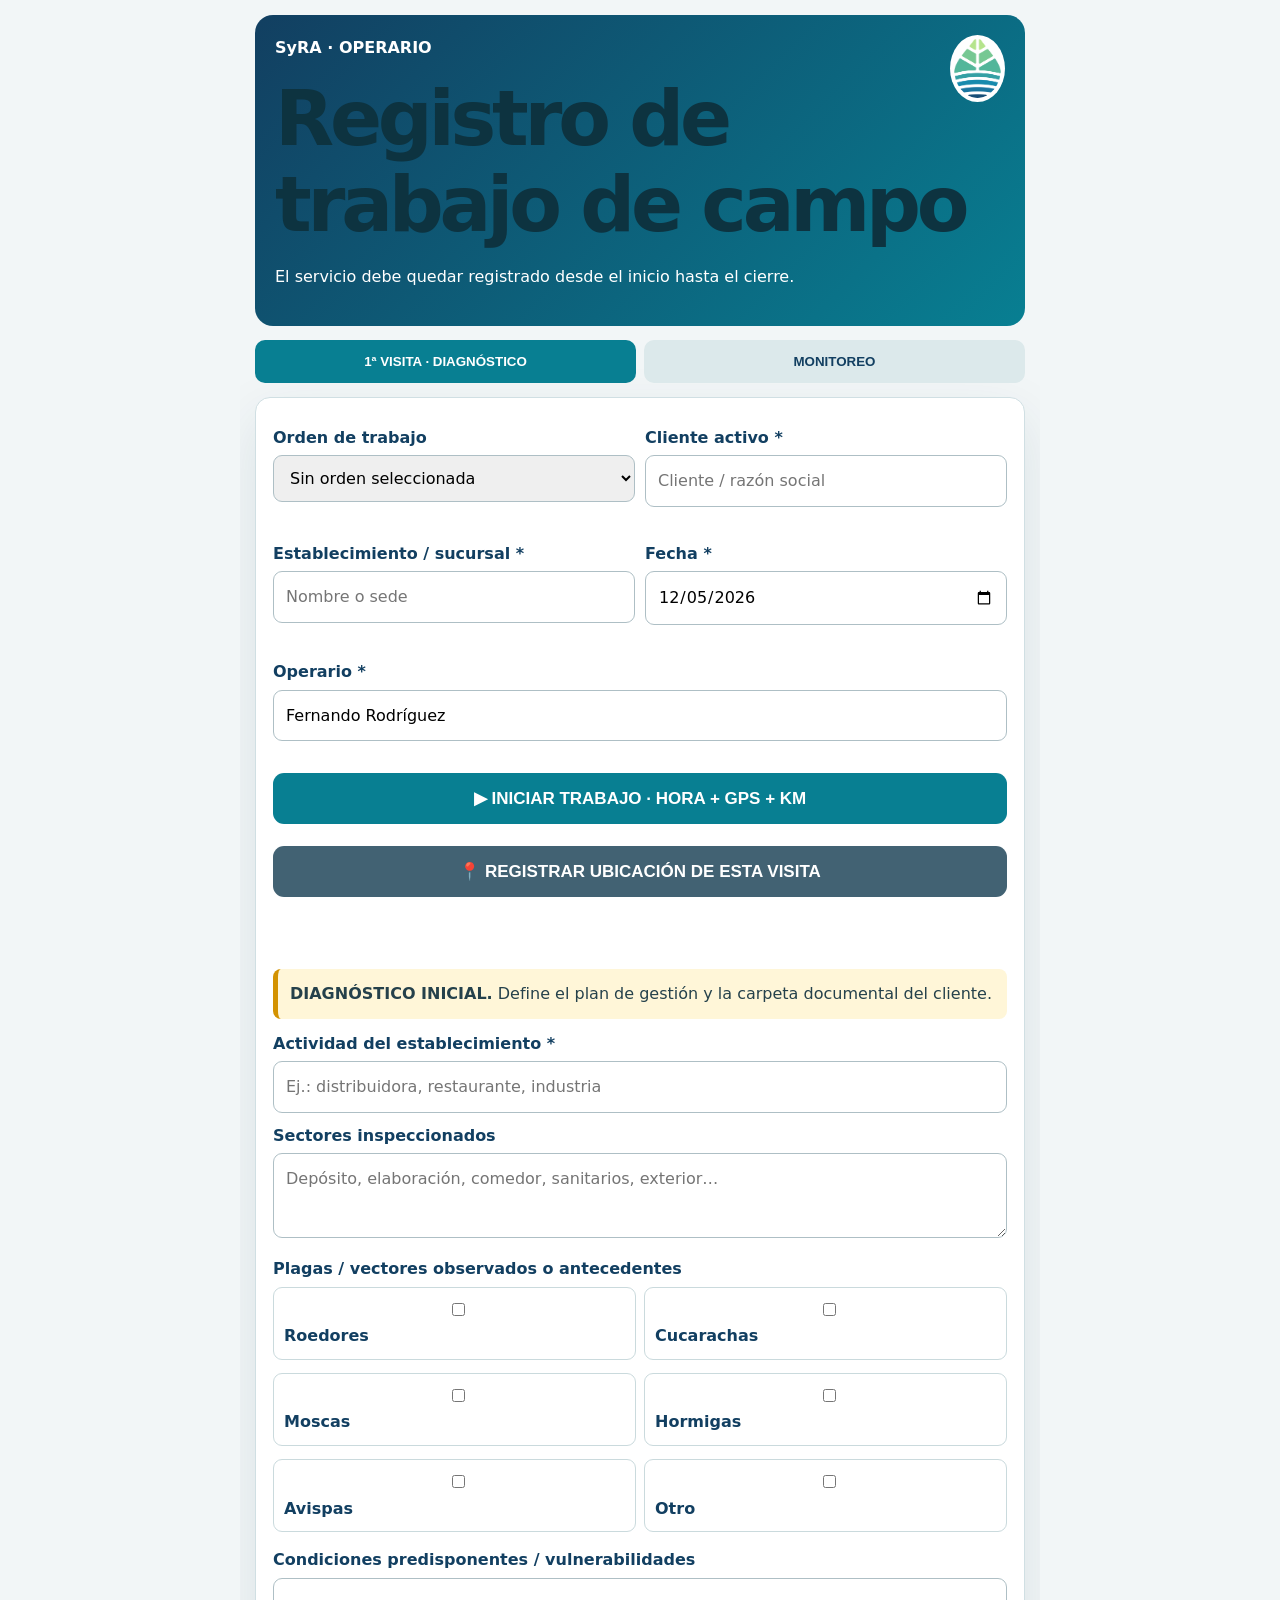
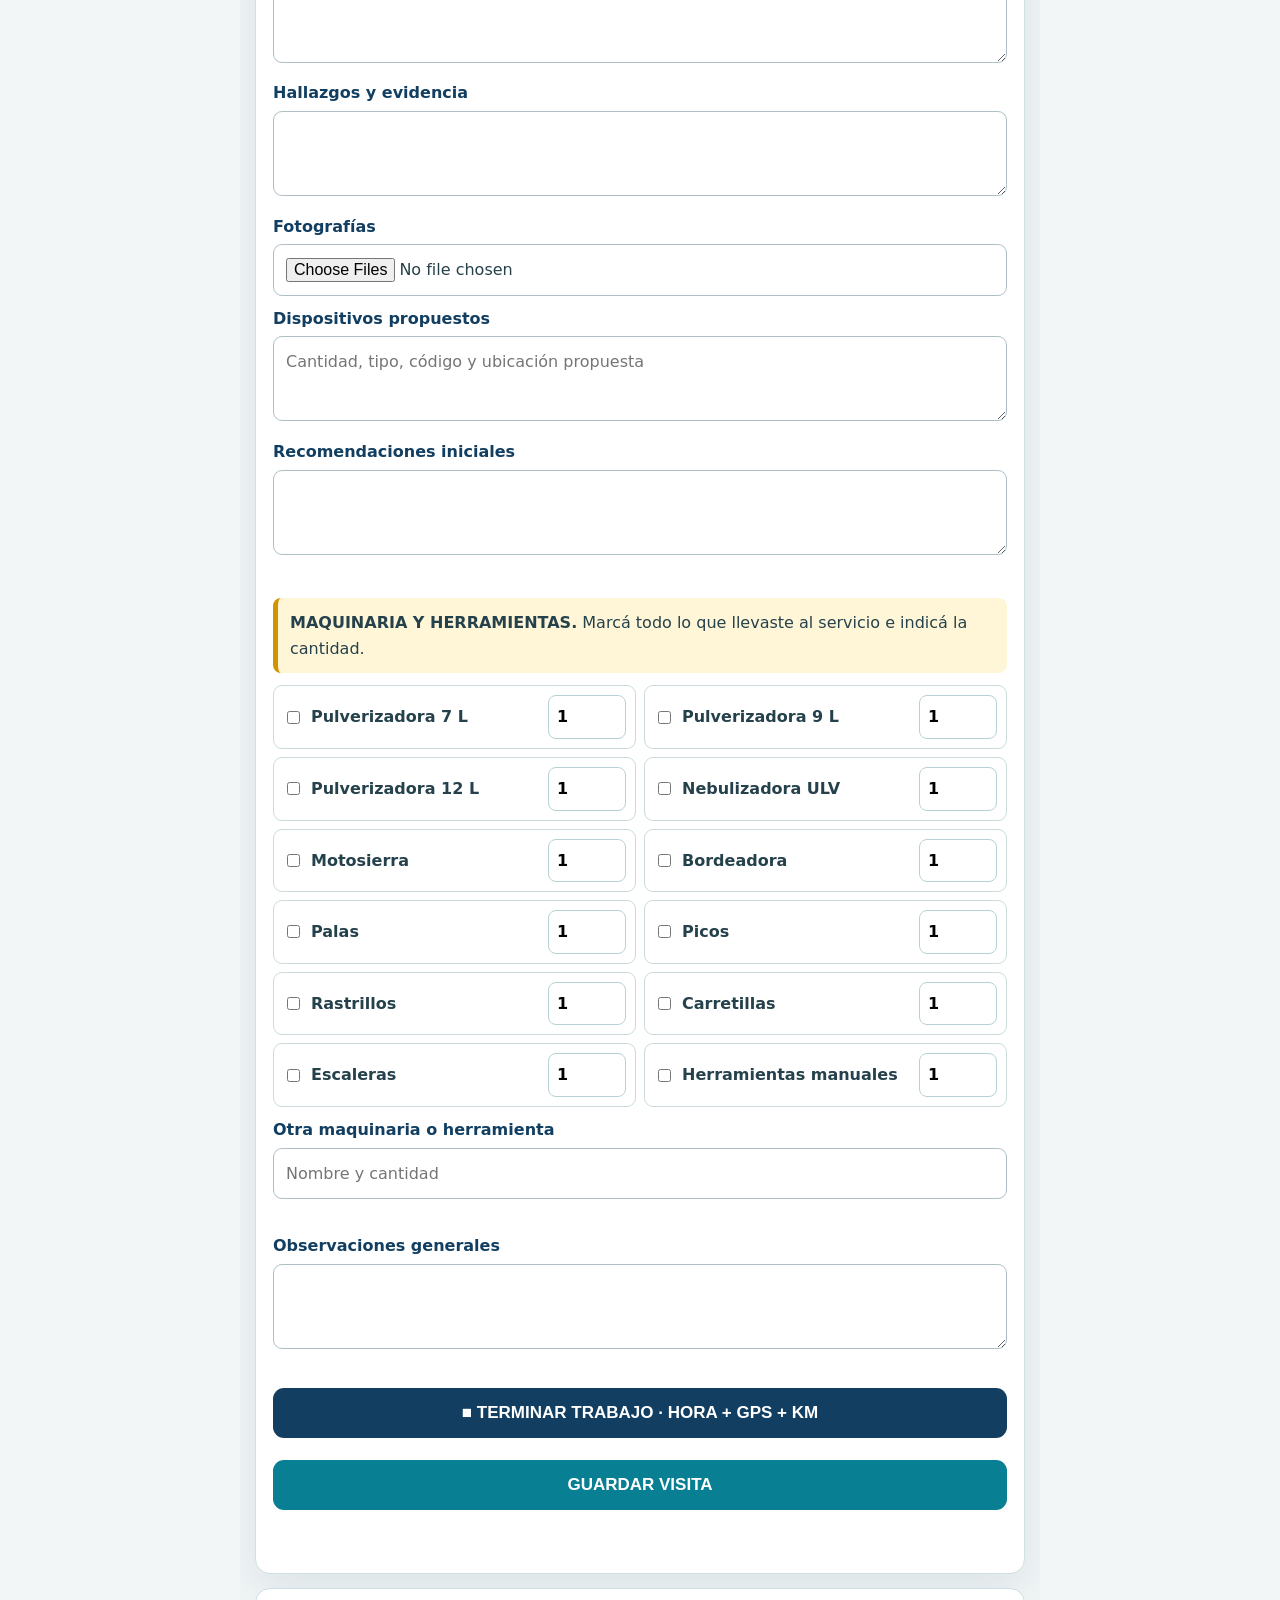
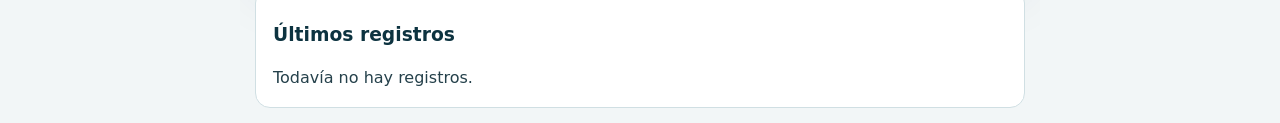
<file: operario (1).html>
<!doctype html>
<html lang="es">
  <head>
    <meta charset="utf-8" />
    <meta name="viewport" content="width=device-width,initial-scale=1" />
    <title>SyRA Operario</title>
    <meta name="theme-color" content="#087f92" />
    <link rel="manifest" href="manifest.webmanifest" />
    <link rel="apple-touch-icon" href="logosolo.png" />
    <link rel="stylesheet" href="styles.css" />
    <style>
      body {
        background: #f2f6f7;
        max-width: 100%;
        overflow-x: hidden;
      }
      .app {
        width: 100%;
        max-width: 800px;
        margin: auto;
        padding: 15px;
        overflow-x: hidden;
      }
      .head {
        background: linear-gradient(135deg, #123f61, #087f92);
        color: white;
        padding: 20px;
        border-radius: 18px;
      }
      .head img {
        width: 55px;
        background: #fff;
        border-radius: 50%;
        padding: 4px;
        float: right;
      }
      .tabs {
        display: grid;
        grid-template-columns: 1fr 1fr;
        gap: 8px;
        margin: 14px 0;
      }
      .tabs button {
        padding: 14px;
        border: 0;
        border-radius: 10px;
        font-weight: 800;
        background: #dce9eb;
        color: #123f61;
      }
      .tabs .on {
        background: #087f92;
        color: #fff;
      }
      .form,
      .history {
        background: #fff;
        border: 1px solid #d0dfe3;
        border-radius: 15px;
        padding: 17px;
      }
      .row {
        display: grid;
        grid-template-columns: 1fr 1fr;
        gap: 10px;
      }
      .row > *,
      .tabs > *,
      .field {
        min-width: 0;
      }
      .field {
        margin: 10px 0;
      }
      .field label {
        display: block;
        font-weight: 800;
        color: #123f61;
        margin-bottom: 5px;
      }
      .field input,
      .field select,
      .field textarea {
        width: 100%;
        box-sizing: border-box;
        padding: 12px;
        border: 1px solid #aebfc5;
        border-radius: 9px;
        font-size: 16px;
      }
      .field textarea {
        min-height: 85px;
      }
      .field input[type="file"] {
        max-width: 100%;
        overflow: hidden;
      }
      .checks {
        display: grid;
        grid-template-columns: 1fr 1fr;
        gap: 8px;
      }
      .check {
        border: 1px solid #cadadd;
        padding: 10px;
        border-radius: 9px;
      }
      .save,
      .gps,
      .start,
      .finish {
        width: 100%;
        padding: 15px;
        border: 0;
        border-radius: 11px;
        color: #fff;
        font-size: 17px;
        font-weight: 800;
        margin-top: 8px;
      }
      .save,
      .start {
        background: #087f92;
      }
      .finish {
        background: #123f61;
      }
      .gps {
        background: #426273;
      }
      .note {
        background: #fff6d8;
        border-left: 5px solid #d39200;
        padding: 12px;
        border-radius: 8px;
        margin: 12px 0;
      }
      .hidden {
        display: none;
      }
      .history {
        margin-top: 14px;
      }
      .item {
        border-top: 1px solid #d9e4e7;
        padding: 9px 0;
        font-size: 14px;
      }
      .status {
        background: #eaf7ef;
        border-left: 5px solid #27834d;
        padding: 12px;
        border-radius: 8px;
        margin: 10px 0;
      }
      .device-list {
        display: grid;
        gap: 10px;
        margin: 12px 0;
      }
      .device-card {
        border: 2px solid #d0dfe3;
        border-radius: 12px;
        padding: 12px;
        background: #fff;
      }
      .device-card.reviewed { border-color: #27834d; background: #f2fbf5; }
      .device-card.positive { border-color: #c23b3b; background: #fff5f5; }
      .device-title { display:flex; justify-content:space-between; gap:8px; font-weight:900; color:#123f61; }
      .result-buttons { display:grid; grid-template-columns:1fr 1fr; gap:8px; margin:9px 0; }
      .result-buttons button { border:1px solid #9db4bb; border-radius:9px; padding:11px 5px; font-weight:800; background:#eef4f5; }
      .result-buttons .selected-negative { background:#27834d; color:#fff; border-color:#27834d; }
      .result-buttons .selected-positive { background:#b52c3b; color:#fff; border-color:#b52c3b; }
      .progress { font-weight:900; color:#123f61; margin:10px 0; }
      .equipment-grid { display:grid; grid-template-columns:1fr 1fr; gap:8px; }
      .equipment-item { display:grid; grid-template-columns:auto 1fr 78px; align-items:center; gap:8px; border:1px solid #cadadd; padding:9px; border-radius:9px; }
      .equipment-item input[type="number"] { width:100%; padding:8px; }
      @media (max-width: 560px) {
        .app {
          padding: 8px;
        }
        .head,
        .form,
        .history {
          padding: 13px;
          border-radius: 12px;
        }
        .head h1 {
          font-size: 1.65rem;
          overflow-wrap: anywhere;
        }
        .tabs {
          grid-template-columns: 1fr;
        }
        .tabs button,
        .save,
        .gps,
        .start,
        .finish {
          white-space: normal;
          overflow-wrap: anywhere;
        }
        .row,
        .checks,
        .equipment-grid {
          grid-template-columns: 1fr;
        }
      }
    </style>
  </head>
  <body>
    <main class="app">
      <section class="head">
        <img src="logosolo.png" /><b>SyRA · OPERARIO</b>
        <h1>Registro de trabajo de campo</h1>
        <p>
          El servicio debe quedar registrado desde el inicio hasta el cierre.
        </p>
      </section>
      <div class="tabs">
        <button id="bd" class="on" onclick="tab('d')">
          1ª VISITA · DIAGNÓSTICO</button
        ><button id="bm" onclick="tab('m')">MONITOREO</button>
      </div>
      <form class="form" id="f" onsubmit="guardar(event)">
        <div class="row">
          <div class="field">
            <label>Orden de trabajo</label
            ><select id="orden">
              <option value="">Sin orden seleccionada</option>
            </select>
          </div>
          <div class="field">
            <label>Cliente activo *</label
            ><input
              id="cliente"
              required
              placeholder="Cliente / razón social"
            />
          </div>
        </div>
        <div class="row">
          <div class="field">
            <label>Establecimiento / sucursal *</label
            ><input id="sede" required placeholder="Nombre o sede" />
          </div>
          <div class="field">
            <label>Fecha *</label><input id="fecha" type="date" required />
          </div>
        </div>
        <div class="field">
          <label>Operario *</label
          ><input id="operario" required value="Fernando Rodríguez" />
        </div>
        <div id="trabajo">
          <button type="button" class="start" onclick="iniciarTrabajo()">
            ▶ INICIAR TRABAJO · HORA + GPS + KM
          </button>
          <div id="trabajomsg"></div>
        </div>
        <button type="button" class="gps" onclick="gps()">
          📍 REGISTRAR UBICACIÓN DE ESTA VISITA
        </button>
        <p id="gpsmsg"></p>
        <section id="deviceChecklist" class="hidden">
          <div class="note"><b>RECORRIDO OBLIGATORIO.</b> Revisá todos los códigos indicados en la orden. La visita no podrá cerrarse si falta alguno.</div>
          <div id="deviceProgress" class="progress"></div>
          <div id="deviceList" class="device-list"></div>
        </section>
        <section id="diag">
          <div class="note">
            <b>DIAGNÓSTICO INICIAL.</b> Define el plan de gestión y la carpeta
            documental del cliente.
          </div>
          <div class="field">
            <label>Actividad del establecimiento *</label
            ><input
              id="actividad"
              placeholder="Ej.: distribuidora, restaurante, industria"
            />
          </div>
          <div class="field">
            <label>Sectores inspeccionados</label
            ><textarea
              id="sectores"
              placeholder="Depósito, elaboración, comedor, sanitarios, exterior…"
            ></textarea>
          </div>
          <div class="field">
            <label>Plagas / vectores observados o antecedentes</label>
            <div class="checks">
              <label class="check"
                ><input type="checkbox" name="plaga" value="Roedores" />
                Roedores</label
              ><label class="check"
                ><input type="checkbox" name="plaga" value="Cucarachas" />
                Cucarachas</label
              ><label class="check"
                ><input type="checkbox" name="plaga" value="Moscas" />
                Moscas</label
              ><label class="check"
                ><input type="checkbox" name="plaga" value="Hormigas" />
                Hormigas</label
              ><label class="check"
                ><input type="checkbox" name="plaga" value="Avispas" />
                Avispas</label
              ><label class="check"
                ><input type="checkbox" name="plaga" value="Otro" /> Otro</label
              >
            </div>
          </div>
          <div class="field">
            <label>Condiciones predisponentes / vulnerabilidades</label
            ><textarea id="vulnerabilidades"></textarea>
          </div>
          <div class="field">
            <label>Hallazgos y evidencia</label
            ><textarea id="hallazgos"></textarea>
          </div>
          <div class="field">
            <label>Fotografías</label
            ><input
              id="fotosd"
              type="file"
              accept="image/*"
              capture="environment"
              multiple
            />
          </div>
          <div class="field">
            <label>Dispositivos propuestos</label
            ><textarea
              id="propuestos"
              placeholder="Cantidad, tipo, código y ubicación propuesta"
            ></textarea>
          </div>
          <div class="field">
            <label>Recomendaciones iniciales</label
            ><textarea id="recomendaciones"></textarea>
          </div>
        </section>
        <section id="mon" class="hidden">
          <div class="note">
            <b>MONITOREO.</b> Registrar dispositivo, actividad, evidencia y
            acción. Cada registro forma parte del historial.
          </div>
          <div class="row">
            <div class="field">
              <label>Código dispositivo</label
              ><input id="dispositivo" placeholder="ROD-01 / MOS-01 / CUC-01" />
            </div>
            <div class="field">
              <label>Plaga</label
              ><select id="plagam">
                <option>Roedores</option>
                <option>Moscas</option>
                <option>Cucarachas</option>
              </select>
            </div>
          </div>
          <div class="field">
            <label>Tipo de dispositivo / método</label
            ><select id="tipo">
              <option>Cebadera de seguridad con cebo tóxico</option>
              <option>Trampa de golpe</option>
              <option>Placa adhesiva para roedores</option>
              <option>Equipo UV con placa adhesiva para moscas</option>
              <option>Trampa adhesiva para cucarachas</option>
              <option>Aplicación de cucarachicida</option>
              <option>Cebo cucarachicida en gel con jeringa</option>
              <option>Otro</option>
            </select>
          </div>
          <div class="row">
            <div class="field">
              <label>Sector / ubicación</label><input id="sector" />
            </div>
            <div class="field">
              <label>Estado</label
              ><select id="estado">
                <option>Operativo</option>
                <option>Requiere mantenimiento</option>
                <option>Dañado</option>
                <option>Faltante</option>
                <option>Reemplazado</option>
              </select>
            </div>
          </div>
          <div class="row">
            <div class="field">
              <label>Actividad / hallazgo</label
              ><select id="nivel">
                <option>Sin actividad</option>
                <option>Baja</option>
                <option>Media</option>
                <option>Alta</option>
                <option>Captura</option>
                <option>Indicios</option>
              </select>
            </div>
            <div class="field">
              <label>Cantidad atrapada</label
              ><input id="capturas" type="number" min="0" step="1" value="0" />
              <small>En moscas, ingresar el conteo exacto del monitoreo.</small>
            </div>
          </div>
          <div class="row">
            <div class="field">
              <label>Consumo de cebo</label
              ><select id="consumocebo">
                <option>No aplica</option>
                <option>Sin consumo</option>
                <option>Consumo leve</option>
                <option>Consumo medio</option>
                <option>Consumo alto</option>
              </select>
            </div>
            <div class="field">
              <label>¿Se repuso o reemplazó?</label
              ><select id="reemplazo"><option>No</option><option>Sí</option></select>
            </div>
          </div>
          <div class="field">
            <label>Detalle del hallazgo</label
            ><textarea id="detalle"></textarea>
          </div>
          <div class="field">
            <label>Fotografía del dispositivo / evidencia</label
            ><input
              id="fotosm"
              type="file"
              accept="image/*"
              capture="environment"
              multiple
            />
          </div>
          <div class="field">
            <label>Acción realizada</label><textarea id="accion"></textarea>
          </div>
          <div class="note">
            <b>PRODUCTO APLICADO.</b> Completar todos los datos cuando se utilice
            cucarachicida, gel en jeringa o cebo tóxico. La hoja de seguridad
            quedará vinculada a la carpeta del cliente.
          </div>
          <div class="row">
            <div class="field"><label>Producto</label><input id="producto" /></div>
            <div class="field"><label>Ingrediente activo</label><input id="activo" /></div>
          </div>
          <div class="row">
            <div class="field"><label>Concentración</label><input id="concentracion" placeholder="Según rótulo" /></div>
            <div class="field"><label>Formulación</label><select id="formulacion"><option></option><option>Líquido</option><option>Gel en jeringa</option><option>Cebo sólido</option><option>Polvo</option><option>Otra</option></select></div>
          </div>
          <div class="row">
            <div class="field"><label>Cantidad / dosis / unidad</label><input id="dosis" /></div>
            <div class="field"><label>Lote</label><input id="lote" /></div>
          </div>
          <div class="row">
            <div class="field"><label>Vencimiento</label><input id="vencimiento" type="date" /></div>
            <div class="field"><label>Autoridad de registro</label><select id="autoridad"><option></option><option>ANMAT</option><option>SENASA</option></select></div>
          </div>
          <div class="field"><label>Número de registro</label><input id="registro" placeholder="RNPUD / T.I. / registro SENASA" /></div>
          <div class="field"><label>Hoja de seguridad del producto</label><input id="hojaseguridad" type="url" placeholder="Enlace al PDF guardado en Drive" /></div>
          <div class="field"><label>¿Hoja de seguridad entregada al cliente?</label><select id="sdsentregada"><option>Pendiente</option><option>Sí</option><option>No</option></select></div>
          <div class="status"><b>Declaración:</b> se utilizarán únicamente productos autorizados o registrados ante ANMAT o SENASA, según corresponda, respetando rótulo, concentración, dosis y medidas de seguridad.</div>
          <div class="field">
            <label>Recomendación / acción correctiva</label
            ><textarea id="correctiva"></textarea>
          </div>
          <div class="field">
            <label>¿Cambió el plano?</label
            ><select id="plano">
              <option>No · conservar plano vigente</option>
              <option>Sí · alta de dispositivo</option>
              <option>Sí · baja de dispositivo</option>
              <option>Sí · reubicación</option>
            </select>
          </div>
        </section>
        <section>
          <div class="note"><b>MAQUINARIA Y HERRAMIENTAS.</b> Marcá todo lo que llevaste al servicio e indicá la cantidad.</div>
          <div class="equipment-grid" id="equipos">
            <label class="equipment-item"><input type="checkbox" data-equipo="Pulverizadora 7 L"><span>Pulverizadora 7 L</span><input type="number" min="1" value="1" aria-label="Cantidad"></label>
            <label class="equipment-item"><input type="checkbox" data-equipo="Pulverizadora 9 L"><span>Pulverizadora 9 L</span><input type="number" min="1" value="1" aria-label="Cantidad"></label>
            <label class="equipment-item"><input type="checkbox" data-equipo="Pulverizadora 12 L"><span>Pulverizadora 12 L</span><input type="number" min="1" value="1" aria-label="Cantidad"></label>
            <label class="equipment-item"><input type="checkbox" data-equipo="Nebulizadora ULV"><span>Nebulizadora ULV</span><input type="number" min="1" value="1" aria-label="Cantidad"></label>
            <label class="equipment-item"><input type="checkbox" data-equipo="Motosierra"><span>Motosierra</span><input type="number" min="1" value="1" aria-label="Cantidad"></label>
            <label class="equipment-item"><input type="checkbox" data-equipo="Bordeadora"><span>Bordeadora</span><input type="number" min="1" value="1" aria-label="Cantidad"></label>
            <label class="equipment-item"><input type="checkbox" data-equipo="Pala"><span>Palas</span><input type="number" min="1" value="1" aria-label="Cantidad"></label>
            <label class="equipment-item"><input type="checkbox" data-equipo="Pico"><span>Picos</span><input type="number" min="1" value="1" aria-label="Cantidad"></label>
            <label class="equipment-item"><input type="checkbox" data-equipo="Rastrillo"><span>Rastrillos</span><input type="number" min="1" value="1" aria-label="Cantidad"></label>
            <label class="equipment-item"><input type="checkbox" data-equipo="Carretilla"><span>Carretillas</span><input type="number" min="1" value="1" aria-label="Cantidad"></label>
            <label class="equipment-item"><input type="checkbox" data-equipo="Escalera"><span>Escaleras</span><input type="number" min="1" value="1" aria-label="Cantidad"></label>
            <label class="equipment-item"><input type="checkbox" data-equipo="Herramientas manuales"><span>Herramientas manuales</span><input type="number" min="1" value="1" aria-label="Cantidad"></label>
          </div>
          <div class="field"><label>Otra maquinaria o herramienta</label><input id="otroEquipo" placeholder="Nombre y cantidad"></div>
        </section>
        <div class="field">
          <label>Observaciones generales</label><textarea id="obs"></textarea>
        </div>
        <button type="button" class="finish" onclick="terminarTrabajo()">
          ■ TERMINAR TRABAJO · HORA + GPS + KM</button
        ><button class="save">GUARDAR VISITA</button>
        <p id="msg"></p>
      </form>
      <section class="history">
        <h3>Últimos registros</h3>
        <div id="hist"></div>
      </section>
    </main>
    <script type="text/plain" id="legacy-script">
      let modo='diagnostico',ubicacion=null,inicio=null,fin=null;fecha.value=new Date().toISOString().slice(0,10);function val(id){return document.getElementById(id)?.value||''}function cargarOrdenes(){const a=JSON.parse(localStorage.getItem('syra_servicios')||'[]').filter(x=>x.estado!=='Cerrado');orden.innerHTML='<option value="">Sin orden seleccionada</option>'+a.map(x=>`<option value="${x.id}">${x.id} · ${x.cliente} · ${x.sede}</option>`).join('')}orden.onchange=()=>{const a=JSON.parse(localStorage.getItem('syra_servicios')||'[]'),x=a.find(s=>s.id===orden.value);if(x){cliente.value=x.cliente;sede.value=x.sede}}function tab(x){modo=x==='d'?'diagnostico':'monitoreo';diag.classList.toggle('hidden',x!='d');mon.classList.toggle('hidden',x!='m');bd.classList.toggle('on',x=='d');bm.classList.toggle('on',x=='m')}function obtenerGPS(cb){if(!navigator.geolocation){cb(null);return}navigator.geolocation.getCurrentPosition(p=>cb({lat:p.coords.latitude,lng:p.coords.longitude,precision:p.coords.accuracy,fecha:new Date().toISOString()}),()=>cb(null),{enableHighAccuracy:true,timeout:12000})}function gps(){gpsmsg.textContent='Solicitando ubicación…';obtenerGPS(p=>{ubicacion=p;gpsmsg.innerHTML=p?'<b>✓ Ubicación registrada.</b>':'No se pudo registrar el GPS.'})}function iniciarTrabajo(){inicio={hora:new Date().toISOString()};obtenerGPS(p=>{inicio.gps=p;trabajomsg.innerHTML='<div class="status">✓ Trabajo iniciado: '+new Date(inicio.hora).toLocaleString('es-AR')+(p?' · GPS registrado.':'')+'</div>'})}function terminarTrabajo(){fin={hora:new Date().toISOString()};obtenerGPS(p=>{fin.gps=p;trabajomsg.innerHTML='<div class="status">✓ Trabajo terminado: '+new Date(fin.hora).toLocaleString('es-AR')+(p?' · GPS final registrado.':'')+'</div>'})}function guardar(e){e.preventDefault();const fs=modo==='diagnostico'?document.getElementById('fotosd').files.length:document.getElementById('fotosm').files.length;const r={id:'VIS-'+Date.now(),orden:orden.value,cliente:val('cliente'),sede:val('sede'),fecha:val('fecha'),operario:val('operario'),modo,inicio,fin,ubicacion,fotos:fs,creado:new Date().toISOString(),estadoRevision:'Pendiente de revisión',dispositivo:modo==='monitoreo'?val('dispositivo'):'',datos:modo==='diagnostico'?{actividad:val('actividad'),sectores:val('sectores'),vulnerabilidades:val('vulnerabilidades'),hallazgos:val('hallazgos'),propuestos:val('propuestos'),recomendaciones:val('recomendaciones'),plagas:[...document.querySelectorAll('[name=plaga]:checked')].map(x=>x.value)}:{tipo:val('tipo'),sector:val('sector'),estado:val('estado'),nivel:val('nivel'),detalle:val('detalle'),accion:val('accion'),producto:val('producto'),dosis:val('dosis'),correctiva:val('correctiva'),plano:val('plano')},observaciones:val('obs')};const a=JSON.parse(localStorage.getItem('syra_visitas')||'[]');a.push(r);localStorage.setItem('syra_visitas',JSON.stringify(a));if(r.orden){const s=JSON.parse(localStorage.getItem('syra_servicios')||'[]'),x=s.find(z=>z.id===r.orden);if(x){x.visitas=x.visitas||[];x.visitas.push(r.id);if(inicio&&fin)x.horas=Math.round(((new Date(fin.hora)-new Date(inicio.hora))/3600000)*100)/100;localStorage.setItem('syra_servicios',JSON.stringify(s))}}msg.innerHTML='<b>✓ Visita guardada.</b> Pendiente de revisión técnica. El registro queda asociado a la orden cuando corresponde.';render()}function render(){const a=JSON.parse(localStorage.getItem('syra_visitas')||'[]').slice(-10).reverse();hist.innerHTML=a.length?a.map(x=>'<div class="item"><b>'+x.id+' · '+x.fecha+' · '+x.cliente+'</b><br>'+x.modo+' · '+x.operario+' · '+x.estadoRevision+(x.orden?' · '+x.orden:'')+'</div>').join(''):'Todavía no hay registros.'}cargarOrdenes();render();
    </script>
    <script>
      let modo = "diagnostico";
      let ubicacion = null;
      let inicio = null;
      let fin = null;
      let resultadosDispositivos = [];

      document.getElementById("fecha").value = new Date()
        .toISOString()
        .slice(0, 10);

      function val(id) {
        return document.getElementById(id)?.value || "";
      }

      function obtenerEquipos() {
        const seleccionados = [...document.querySelectorAll('#equipos input[type="checkbox"]:checked')].map(check => ({
          equipo: check.dataset.equipo,
          cantidad: Math.max(1, Number(check.closest('.equipment-item').querySelector('input[type="number"]').value) || 1)
        }));
        if (val('otroEquipo').trim()) seleccionados.push({equipo:val('otroEquipo').trim(),cantidad:1});
        return seleccionados;
      }

      function cargarOrdenes() {
        const servicios = JSON.parse(
          localStorage.getItem("syra_servicios") || "[]",
        ).filter((x) => x.estado !== "Cerrado");
        orden.innerHTML =
          '<option value="">Sin orden seleccionada</option>' +
          servicios
            .map(
              (x) =>
                `<option value="${x.id}">${x.id} · ${x.cliente} · ${x.sede}</option>`,
            )
            .join("");
        if (servicios.length === 1) {
          orden.value = servicios[0].id;
          cliente.value = servicios[0].cliente;
          sede.value = servicios[0].sede;
          operario.value = servicios[0].operario || operario.value;
          operario.readOnly = true;
          cargarDispositivos(servicios[0]);
          if (servicios[0].tareas) trabajomsg.innerHTML = `<div class="note"><b>TRABAJOS INDICADOS:</b><br>${servicios[0].tareas}</div>`;
        }
      }

      function importarOrdenDesdeEnlace() {
        const dato = new URLSearchParams(location.hash.slice(1)).get("orden");
        if (!dato) return;
        try {
          const servicio = JSON.parse(decodeURIComponent(escape(atob(decodeURIComponent(dato)))));
          if (!servicio.id || !Array.isArray(servicio.dispositivos)) throw new Error("Orden incompleta");
          localStorage.setItem("syra_servicios", JSON.stringify([servicio]));
          history.replaceState(null, "", location.pathname);
          alert(`Orden ${servicio.id} recibida correctamente. Tiene ${servicio.dispositivos.length} dispositivos para revisar.`);
        } catch (error) {
          alert("No se pudo abrir la orden. Solicitá a SyRA un nuevo enlace.");
        }
      }

      orden.onchange = () => {
        const servicios = JSON.parse(
          localStorage.getItem("syra_servicios") || "[]",
        );
        const servicio = servicios.find((x) => x.id === orden.value);
        if (servicio) {
          cliente.value = servicio.cliente;
          sede.value = servicio.sede;
          cargarDispositivos(servicio);
        } else {
          resultadosDispositivos = [];
          deviceChecklist.classList.add("hidden");
        }
      };

      function normalizarDispositivos(servicio) {
        const origen = servicio.dispositivos || servicio.puntos || [];
        if (Array.isArray(origen)) return origen.map((p, i) =>
          typeof p === "string" ? { codigo:p, plaga:"Roedores", sector:"" } : {
            codigo:p.codigo || p.id || `PUNTO-${i + 1}`,
            plaga:p.plaga || p.categoria || "Roedores",
            sector:p.sector || p.ubicacion || ""
          });
        return String(origen).split(/[\n,;]+/).map(x=>x.trim()).filter(Boolean)
          .map(codigo=>({codigo,plaga:"Roedores",sector:""}));
      }

      function cargarDispositivos(servicio) {
        const puntos = normalizarDispositivos(servicio);
        resultadosDispositivos = puntos.map(p=>({...p,resultado:"",cantidad:0,consumo:"No aplica",reposicion:"No",observacion:""}));
        deviceChecklist.classList.toggle("hidden", !puntos.length);
        if (puntos.length) {
          modo = "monitoreo";
          diag.classList.add("hidden"); mon.classList.add("hidden");
          bd.classList.remove("on"); bm.classList.add("on");
        }
        renderDispositivos();
      }

      window.marcarPunto = function(index, resultado) {
        resultadosDispositivos[index].resultado = resultado;
        if (resultado === "Negativo") resultadosDispositivos[index].cantidad = 0;
        renderDispositivos();
      };

      window.actualizarPunto = function(index, campo, valor) {
        resultadosDispositivos[index][campo] = campo === "cantidad" ? Math.max(0, Number(valor)||0) : valor;
        renderProgreso();
      };

      function renderProgreso() {
        const revisados = resultadosDispositivos.filter(x=>x.resultado).length;
        const positivos = resultadosDispositivos.filter(x=>x.resultado==="Positivo").length;
        deviceProgress.textContent = `Revisados ${revisados}/${resultadosDispositivos.length} · Positivos ${positivos} · Pendientes ${resultadosDispositivos.length-revisados}`;
      }

      function renderDispositivos() {
        deviceList.innerHTML = resultadosDispositivos.map((p,i)=>`<article class="device-card ${p.resultado?'reviewed':''} ${p.resultado==='Positivo'?'positive':''}">
          <div class="device-title"><span>${p.codigo}</span><span>${p.plaga}</span></div><small>${p.sector||'Ubicación según plano'}</small>
          <div class="result-buttons"><button type="button" class="${p.resultado==='Negativo'?'selected-negative':''}" onclick="marcarPunto(${i},'Negativo')">✓ NEGATIVO</button><button type="button" class="${p.resultado==='Positivo'?'selected-positive':''}" onclick="marcarPunto(${i},'Positivo')">⚠ POSITIVO</button></div>
          <div class="row"><div class="field"><label>Cantidad</label><input type="number" min="0" value="${p.cantidad}" oninput="actualizarPunto(${i},'cantidad',this.value)" ${p.resultado==='Negativo'?'disabled':''}></div><div class="field"><label>Reposición</label><select onchange="actualizarPunto(${i},'reposicion',this.value)"><option ${p.reposicion==='No'?'selected':''}>No</option><option ${p.reposicion==='Sí'?'selected':''}>Sí</option></select></div></div>
          <div class="field"><label>Observación</label><input value="${String(p.observacion).replace(/&/g,'&amp;').replace(/"/g,'&quot;')}" onchange="actualizarPunto(${i},'observacion',this.value)"></div>
        </article>`).join("");
        renderProgreso();
      }

      window.tab = function (x) {
        modo = x === "d" ? "diagnostico" : "monitoreo";
        diag.classList.toggle("hidden", x !== "d");
        mon.classList.toggle("hidden", x !== "m");
        bd.classList.toggle("on", x === "d");
        bm.classList.toggle("on", x === "m");
      };

      function obtenerGPS(cb) {
        if (!navigator.geolocation) {
          cb(null);
          return;
        }
        navigator.geolocation.getCurrentPosition(
          (p) =>
            cb({
              lat: p.coords.latitude,
              lng: p.coords.longitude,
              precision: p.coords.accuracy,
              fecha: new Date().toISOString(),
            }),
          () => cb(null),
          { enableHighAccuracy: true, timeout: 12000 },
        );
      }

      window.gps = function () {
        gpsmsg.textContent = "Solicitando ubicación…";
        obtenerGPS((p) => {
          ubicacion = p;
          gpsmsg.innerHTML = p
            ? "<b>✓ Ubicación registrada.</b>"
            : "No se pudo registrar el GPS.";
        });
      };

      window.iniciarTrabajo = function () {
        inicio = { hora: new Date().toISOString() };
        obtenerGPS((p) => {
          inicio.gps = p;
          trabajomsg.innerHTML =
            '<div class="status">✓ Trabajo iniciado: ' +
            new Date(inicio.hora).toLocaleString("es-AR") +
            (p ? " · GPS registrado." : "") +
            "</div>";
        });
      };

      window.terminarTrabajo = function () {
        const pendientes = resultadosDispositivos.filter(x=>!x.resultado);
        if (resultadosDispositivos.length && pendientes.length) {
          alert(`Faltan revisar ${pendientes.length} dispositivos: ${pendientes.slice(0,5).map(x=>x.codigo).join(', ')}`);
          return;
        }
        fin = { hora: new Date().toISOString() };
        obtenerGPS((p) => {
          fin.gps = p;
          trabajomsg.innerHTML =
            '<div class="status">✓ Trabajo terminado: ' +
            new Date(fin.hora).toLocaleString("es-AR") +
            (p ? " · GPS final registrado." : "") +
            "</div>";
        });
      };

      function render() {
        const visitas = JSON.parse(
          localStorage.getItem("syra_visitas") || "[]",
        )
          .slice(-10)
          .reverse();
        hist.innerHTML = visitas.length
          ? visitas
              .map(
                (x) =>
                  '<div class="item"><b>' +
                  x.id +
                  " · " +
                  x.fecha +
                  " · " +
                  x.cliente +
                  "</b><br>" +
                  x.modo +
                  " · " +
                  x.operario +
                  " · " +
                  x.estadoRevision +
                  (x.orden ? " · " + x.orden : "") +
                  "</div>",
              )
              .join("")
          : "Todavía no hay registros.";
      }

      window.guardar = function (e) {
        e.preventDefault();
        if (resultadosDispositivos.length) {
          const pendientes = resultadosDispositivos.filter(x=>!x.resultado);
          if (pendientes.length) {
            alert(`No se puede guardar: faltan revisar ${pendientes.length} dispositivos.`);
            return;
          }
          const positivosSinCantidad = resultadosDispositivos.filter(x=>x.resultado==="Positivo" && !(Number(x.cantidad)>0));
          if (positivosSinCantidad.length) {
            alert(`Ingresá la cantidad encontrada en: ${positivosSinCantidad.map(x=>x.codigo).join(', ')}`);
            return;
          }
          if (!fin) {
            alert("Primero presioná TERMINAR TRABAJO para registrar la hora y el GPS final.");
            return;
          }
        }
        const fotos =
          modo === "diagnostico"
            ? document.getElementById("fotosd").files.length
            : document.getElementById("fotosm").files.length;
        const productoUsado = modo === "monitoreo" && val("producto").trim();
        if (
          productoUsado &&
          ![
            "activo",
            "concentracion",
            "dosis",
            "lote",
            "vencimiento",
            "autoridad",
            "registro",
            "hojaseguridad",
          ].every((id) => val(id).trim())
        ) {
          alert(
            "Para registrar un producto completá ingrediente activo, concentración, dosis, lote, vencimiento, autoridad, número de registro y hoja de seguridad.",
          );
          return;
        }
        const datosDiagnostico = {
          actividad: val("actividad"),
          sectores: val("sectores"),
          vulnerabilidades: val("vulnerabilidades"),
          hallazgos: val("hallazgos"),
          propuestos: val("propuestos"),
          recomendaciones: val("recomendaciones"),
          plagas: [
            ...document.querySelectorAll('[name="plaga"]:checked'),
          ].map((x) => x.value),
        };
        const datosMonitoreo = {
          plaga: val("plagam"),
          tipo: val("tipo"),
          sector: val("sector"),
          estado: val("estado"),
          nivel: val("nivel"),
          capturas: Number(val("capturas") || 0),
          consumoCebo: val("consumocebo"),
          reemplazo: val("reemplazo"),
          detalle: val("detalle"),
          accion: val("accion"),
          producto: val("producto"),
          ingredienteActivo: val("activo"),
          concentracion: val("concentracion"),
          formulacion: val("formulacion"),
          dosis: val("dosis"),
          lote: val("lote"),
          vencimiento: val("vencimiento"),
          autoridad: val("autoridad"),
          numeroRegistro: val("registro"),
          hojaSeguridad: val("hojaseguridad"),
          sdsEntregadaCliente: val("sdsentregada"),
          correctiva: val("correctiva"),
          plano: val("plano"),
        };
        const r = {
          id: "VIS-" + Date.now(),
          orden: orden.value,
          cliente: val("cliente"),
          sede: val("sede"),
          fecha: val("fecha"),
          operario: val("operario"),
          modo,
          inicio,
          fin,
          ubicacion,
          fotos,
          creado: new Date().toISOString(),
          estadoRevision: "Pendiente de revisión",
          dispositivo: modo === "monitoreo" ? val("dispositivo") : "",
          resultadosDispositivos: resultadosDispositivos.map(x=>({...x})),
          resumenDispositivos: resultadosDispositivos.length ? {
            previstos: resultadosDispositivos.length,
            revisados: resultadosDispositivos.filter(x=>x.resultado).length,
            positivos: resultadosDispositivos.filter(x=>x.resultado==="Positivo").length,
            negativos: resultadosDispositivos.filter(x=>x.resultado==="Negativo").length,
            capturas: resultadosDispositivos.reduce((n,x)=>n+(Number(x.cantidad)||0),0)
          } : null,
          datos: modo === "diagnostico" ? datosDiagnostico : datosMonitoreo,
          observaciones: val("obs"),
          maquinariaHerramientas: obtenerEquipos(),
        };
        const visitas = JSON.parse(
          localStorage.getItem("syra_visitas") || "[]",
        );
        visitas.push(r);
        localStorage.setItem("syra_visitas", JSON.stringify(visitas));
        if (r.orden) {
          const servicios = JSON.parse(
            localStorage.getItem("syra_servicios") || "[]",
          );
          const servicio = servicios.find((x) => x.id === r.orden);
          if (servicio) {
            servicio.visitas = servicio.visitas || [];
            servicio.visitas.push(r.id);
            if (inicio && fin)
              servicio.horas =
                Math.round(
                  ((new Date(fin.hora) - new Date(inicio.hora)) / 3600000) *
                    100,
                ) / 100;
            localStorage.setItem("syra_servicios", JSON.stringify(servicios));
          }
        }
        msg.innerHTML =
          "<b>✓ Visita guardada.</b> Monitoreo y productos pendientes de revisión técnica.";
        render();
      };

      importarOrdenDesdeEnlace();
      cargarOrdenes();
      render();
    </script>
    <script>
      if ("serviceWorker" in navigator) {
        window.addEventListener("load", () =>
          navigator.serviceWorker.register("sw.js").catch(() => {}),
        );
      }
    </script>
  </body>
</html>
</file>
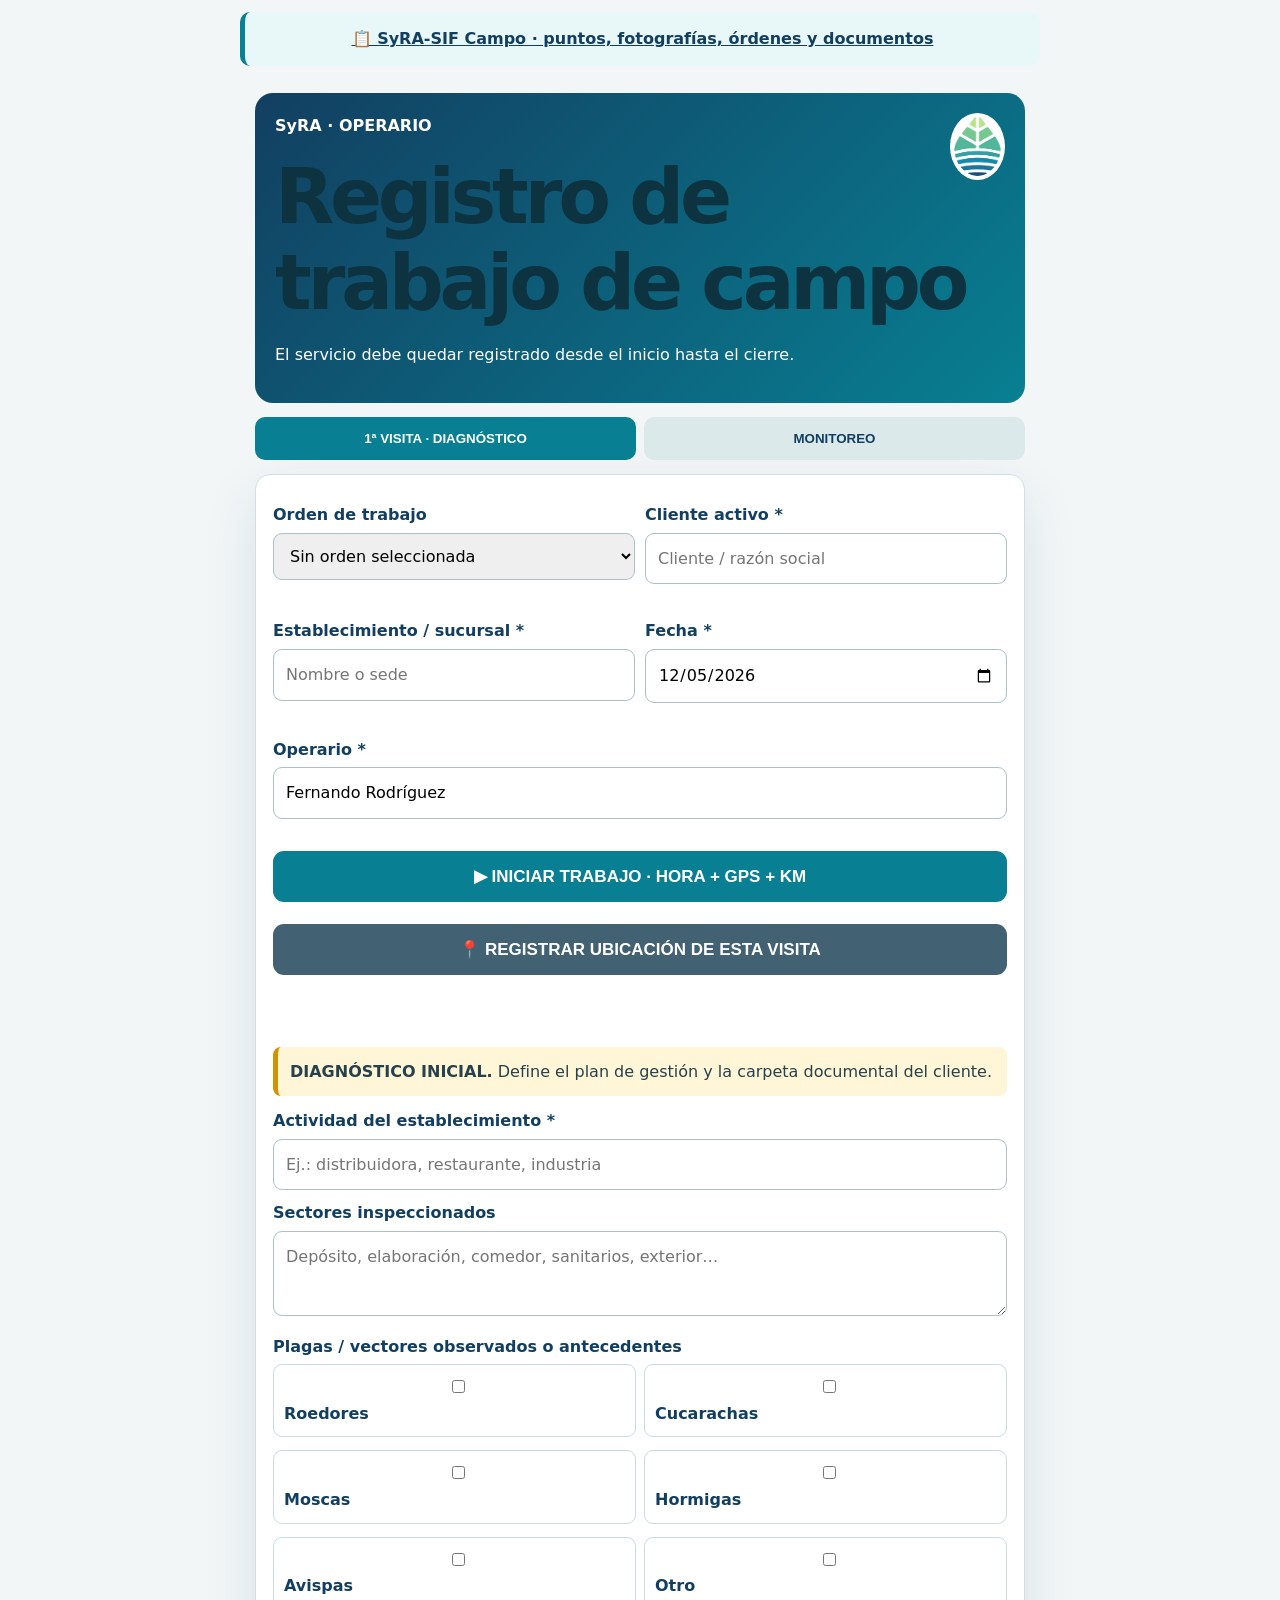
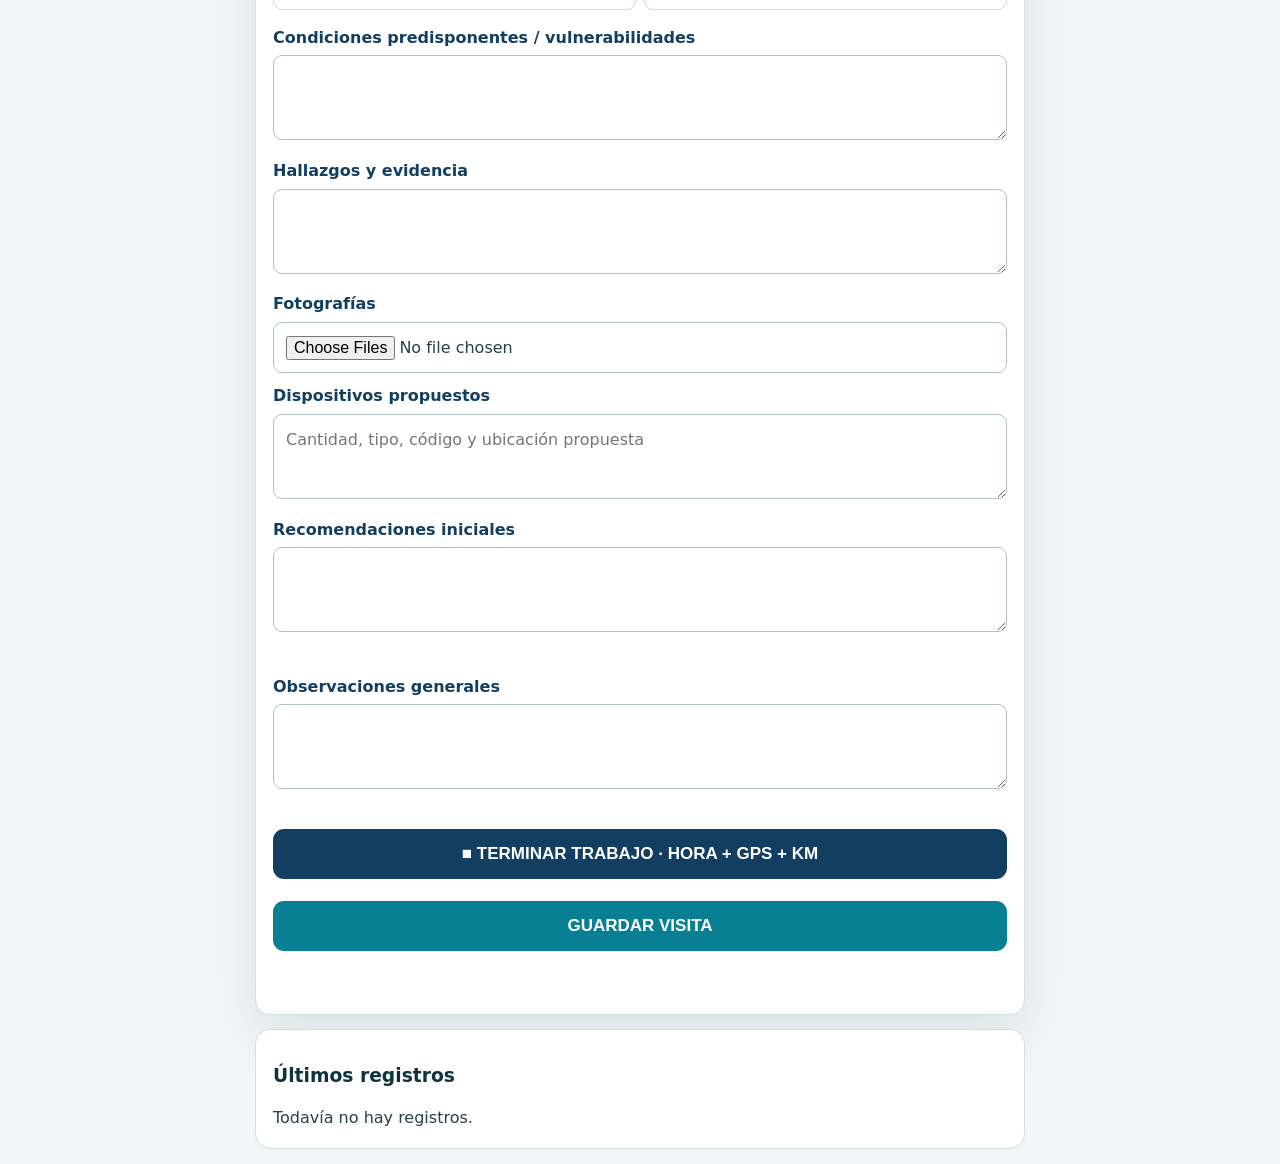
<file: operario.html>
<!doctype html>
<html lang="es">
  <head>
    <meta charset="utf-8" />
    <meta name="viewport" content="width=device-width,initial-scale=1" />
    <title>SyRA Operario</title>
    <meta name="theme-color" content="#087f92" />
    <link rel="manifest" href="manifest.webmanifest" />
    <link rel="apple-touch-icon" href="logosolo.png" />
    <link rel="stylesheet" href="styles.css" />
    <style>
      body {
        background: #f2f6f7;
      }
      .app {
        max-width: 800px;
        margin: auto;
        padding: 15px;
      }
      .head {
        background: linear-gradient(135deg, #123f61, #087f92);
        color: white;
        padding: 20px;
        border-radius: 18px;
      }
      .head img {
        width: 55px;
        background: #fff;
        border-radius: 50%;
        padding: 4px;
        float: right;
      }
      .tabs {
        display: grid;
        grid-template-columns: 1fr 1fr;
        gap: 8px;
        margin: 14px 0;
      }
      .tabs button {
        padding: 14px;
        border: 0;
        border-radius: 10px;
        font-weight: 800;
        background: #dce9eb;
        color: #123f61;
      }
      .tabs .on {
        background: #087f92;
        color: #fff;
      }
      .form,
      .history {
        background: #fff;
        border: 1px solid #d0dfe3;
        border-radius: 15px;
        padding: 17px;
      }
      .row {
        display: grid;
        grid-template-columns: 1fr 1fr;
        gap: 10px;
      }
      .field {
        margin: 10px 0;
      }
      .field label {
        display: block;
        font-weight: 800;
        color: #123f61;
        margin-bottom: 5px;
      }
      .field input,
      .field select,
      .field textarea {
        width: 100%;
        box-sizing: border-box;
        padding: 12px;
        border: 1px solid #aebfc5;
        border-radius: 9px;
        font-size: 16px;
      }
      .field textarea {
        min-height: 85px;
      }
      .checks {
        display: grid;
        grid-template-columns: 1fr 1fr;
        gap: 8px;
      }
      .check {
        border: 1px solid #cadadd;
        padding: 10px;
        border-radius: 9px;
      }
      .save,
      .gps,
      .start,
      .finish {
        width: 100%;
        padding: 15px;
        border: 0;
        border-radius: 11px;
        color: #fff;
        font-size: 17px;
        font-weight: 800;
        margin-top: 8px;
      }
      .save,
      .start {
        background: #087f92;
      }
      .finish {
        background: #123f61;
      }
      .gps {
        background: #426273;
      }
      .note {
        background: #fff6d8;
        border-left: 5px solid #d39200;
        padding: 12px;
        border-radius: 8px;
        margin: 12px 0;
      }
      .hidden {
        display: none;
      }
      .history {
        margin-top: 14px;
      }
      .item {
        border-top: 1px solid #d9e4e7;
        padding: 9px 0;
        font-size: 14px;
      }
      .status {
        background: #eaf7ef;
        border-left: 5px solid #27834d;
        padding: 12px;
        border-radius: 8px;
        margin: 10px 0;
      }
      @media (max-width: 560px) {
        .row,
        .checks {
          grid-template-columns: 1fr;
        }
      }
    </style>
  </head>
  <body>
<div role="navigation" style="max-width:800px;margin:12px auto;padding:14px;background:#e8f7f7;border-left:5px solid #087f92;border-radius:10px;text-align:center"><a href="sif/campo.html" style="color:#123f61;font-weight:800">📋 SyRA-SIF Campo · puntos, fotografías, órdenes y documentos</a></div>
    <main class="app">
      <section class="head">
        <img src="logosolo.png" /><b>SyRA · OPERARIO</b>
        <h1>Registro de trabajo de campo</h1>
        <p>
          El servicio debe quedar registrado desde el inicio hasta el cierre.
        </p>
      </section>
      <div class="tabs">
        <button id="bd" class="on" onclick="tab('d')">
          1ª VISITA · DIAGNÓSTICO</button
        ><button id="bm" onclick="tab('m')">MONITOREO</button>
      </div>
      <form class="form" id="f" onsubmit="guardar(event)">
        <div class="row">
          <div class="field">
            <label>Orden de trabajo</label
            ><select id="orden">
              <option value="">Sin orden seleccionada</option>
            </select>
          </div>
          <div class="field">
            <label>Cliente activo *</label
            ><input
              id="cliente"
              required
              placeholder="Cliente / razón social"
            />
          </div>
        </div>
        <div class="row">
          <div class="field">
            <label>Establecimiento / sucursal *</label
            ><input id="sede" required placeholder="Nombre o sede" />
          </div>
          <div class="field">
            <label>Fecha *</label><input id="fecha" type="date" required />
          </div>
        </div>
        <div class="field">
          <label>Operario *</label
          ><input id="operario" required value="Fernando Rodríguez" />
        </div>
        <div id="trabajo">
          <button type="button" class="start" onclick="iniciarTrabajo()">
            ▶ INICIAR TRABAJO · HORA + GPS + KM
          </button>
          <div id="trabajomsg"></div>
        </div>
        <button type="button" class="gps" onclick="gps()">
          📍 REGISTRAR UBICACIÓN DE ESTA VISITA
        </button>
        <p id="gpsmsg"></p>
        <section id="diag">
          <div class="note">
            <b>DIAGNÓSTICO INICIAL.</b> Define el plan de gestión y la carpeta
            documental del cliente.
          </div>
          <div class="field">
            <label>Actividad del establecimiento *</label
            ><input
              id="actividad"
              placeholder="Ej.: distribuidora, restaurante, industria"
            />
          </div>
          <div class="field">
            <label>Sectores inspeccionados</label
            ><textarea
              id="sectores"
              placeholder="Depósito, elaboración, comedor, sanitarios, exterior…"
            ></textarea>
          </div>
          <div class="field">
            <label>Plagas / vectores observados o antecedentes</label>
            <div class="checks">
              <label class="check"
                ><input type="checkbox" name="plaga" value="Roedores" />
                Roedores</label
              ><label class="check"
                ><input type="checkbox" name="plaga" value="Cucarachas" />
                Cucarachas</label
              ><label class="check"
                ><input type="checkbox" name="plaga" value="Moscas" />
                Moscas</label
              ><label class="check"
                ><input type="checkbox" name="plaga" value="Hormigas" />
                Hormigas</label
              ><label class="check"
                ><input type="checkbox" name="plaga" value="Avispas" />
                Avispas</label
              ><label class="check"
                ><input type="checkbox" name="plaga" value="Otro" /> Otro</label
              >
            </div>
          </div>
          <div class="field">
            <label>Condiciones predisponentes / vulnerabilidades</label
            ><textarea id="vulnerabilidades"></textarea>
          </div>
          <div class="field">
            <label>Hallazgos y evidencia</label
            ><textarea id="hallazgos"></textarea>
          </div>
          <div class="field">
            <label>Fotografías</label
            ><input
              id="fotosd"
              type="file"
              accept="image/*"
              capture="environment"
              multiple
            />
          </div>
          <div class="field">
            <label>Dispositivos propuestos</label
            ><textarea
              id="propuestos"
              placeholder="Cantidad, tipo, código y ubicación propuesta"
            ></textarea>
          </div>
          <div class="field">
            <label>Recomendaciones iniciales</label
            ><textarea id="recomendaciones"></textarea>
          </div>
        </section>
        <section id="mon" class="hidden">
          <div class="note">
            <b>MONITOREO.</b> Registrar dispositivo, actividad, evidencia y
            acción. Cada registro forma parte del historial.
          </div>
          <div class="row">
            <div class="field">
              <label>Código dispositivo</label
              ><input id="dispositivo" placeholder="ROD-01 / MOS-01 / CUC-01" />
            </div>
            <div class="field">
              <label>Plaga</label
              ><select id="plagam">
                <option>Roedores</option>
                <option>Moscas</option>
                <option>Cucarachas</option>
              </select>
            </div>
          </div>
          <div class="field">
            <label>Tipo de dispositivo / método</label
            ><select id="tipo">
              <option>Cebadera de seguridad con cebo tóxico</option>
              <option>Trampa de golpe</option>
              <option>Placa adhesiva para roedores</option>
              <option>Equipo UV con placa adhesiva para moscas</option>
              <option>Trampa adhesiva para cucarachas</option>
              <option>Aplicación de cucarachicida</option>
              <option>Cebo cucarachicida en gel con jeringa</option>
              <option>Otro</option>
            </select>
          </div>
          <div class="row">
            <div class="field">
              <label>Sector / ubicación</label><input id="sector" />
            </div>
            <div class="field">
              <label>Estado</label
              ><select id="estado">
                <option>Operativo</option>
                <option>Requiere mantenimiento</option>
                <option>Dañado</option>
                <option>Faltante</option>
                <option>Reemplazado</option>
              </select>
            </div>
          </div>
          <div class="row">
            <div class="field">
              <label>Actividad / hallazgo</label
              ><select id="nivel">
                <option>Sin actividad</option>
                <option>Baja</option>
                <option>Media</option>
                <option>Alta</option>
                <option>Captura</option>
                <option>Indicios</option>
              </select>
            </div>
            <div class="field">
              <label>Cantidad atrapada</label
              ><input id="capturas" type="number" min="0" step="1" value="0" />
              <small>En moscas, ingresar el conteo exacto del monitoreo.</small>
            </div>
          </div>
          <div class="row">
            <div class="field">
              <label>Consumo de cebo</label
              ><select id="consumocebo">
                <option>No aplica</option>
                <option>Sin consumo</option>
                <option>Consumo leve</option>
                <option>Consumo medio</option>
                <option>Consumo alto</option>
              </select>
            </div>
            <div class="field">
              <label>¿Se repuso o reemplazó?</label
              ><select id="reemplazo"><option>No</option><option>Sí</option></select>
            </div>
          </div>
          <div class="field">
            <label>Detalle del hallazgo</label
            ><textarea id="detalle"></textarea>
          </div>
          <div class="field">
            <label>Fotografía del dispositivo / evidencia</label
            ><input
              id="fotosm"
              type="file"
              accept="image/*"
              capture="environment"
              multiple
            />
          </div>
          <div class="field">
            <label>Acción realizada</label><textarea id="accion"></textarea>
          </div>
          <div class="note">
            <b>PRODUCTO APLICADO.</b> Completar todos los datos cuando se utilice
            cucarachicida, gel en jeringa o cebo tóxico. La hoja de seguridad
            quedará vinculada a la carpeta del cliente.
          </div>
          <div class="row">
            <div class="field"><label>Producto</label><input id="producto" /></div>
            <div class="field"><label>Ingrediente activo</label><input id="activo" /></div>
          </div>
          <div class="row">
            <div class="field"><label>Concentración</label><input id="concentracion" placeholder="Según rótulo" /></div>
            <div class="field"><label>Formulación</label><select id="formulacion"><option></option><option>Líquido</option><option>Gel en jeringa</option><option>Cebo sólido</option><option>Polvo</option><option>Otra</option></select></div>
          </div>
          <div class="row">
            <div class="field"><label>Cantidad / dosis / unidad</label><input id="dosis" /></div>
            <div class="field"><label>Lote</label><input id="lote" /></div>
          </div>
          <div class="row">
            <div class="field"><label>Vencimiento</label><input id="vencimiento" type="date" /></div>
            <div class="field"><label>Autoridad de registro</label><select id="autoridad"><option></option><option>ANMAT</option><option>SENASA</option></select></div>
          </div>
          <div class="field"><label>Número de registro</label><input id="registro" placeholder="RNPUD / T.I. / registro SENASA" /></div>
          <div class="field"><label>Hoja de seguridad del producto</label><input id="hojaseguridad" type="url" placeholder="Enlace al PDF guardado en Drive" /></div>
          <div class="field"><label>¿Hoja de seguridad entregada al cliente?</label><select id="sdsentregada"><option>Pendiente</option><option>Sí</option><option>No</option></select></div>
          <div class="status"><b>Declaración:</b> se utilizarán únicamente productos autorizados o registrados ante ANMAT o SENASA, según corresponda, respetando rótulo, concentración, dosis y medidas de seguridad.</div>
          <div class="field">
            <label>Recomendación / acción correctiva</label
            ><textarea id="correctiva"></textarea>
          </div>
          <div class="field">
            <label>¿Cambió el plano?</label
            ><select id="plano">
              <option>No · conservar plano vigente</option>
              <option>Sí · alta de dispositivo</option>
              <option>Sí · baja de dispositivo</option>
              <option>Sí · reubicación</option>
            </select>
          </div>
        </section>
        <div class="field">
          <label>Observaciones generales</label><textarea id="obs"></textarea>
        </div>
        <button type="button" class="finish" onclick="terminarTrabajo()">
          ■ TERMINAR TRABAJO · HORA + GPS + KM</button
        ><button class="save">GUARDAR VISITA</button>
        <p id="msg"></p>
      </form>
      <section class="history">
        <h3>Últimos registros</h3>
        <div id="hist"></div>
      </section>
    </main>
    <script type="text/plain" id="legacy-script">
      let modo='diagnostico',ubicacion=null,inicio=null,fin=null;fecha.value=new Date().toISOString().slice(0,10);function val(id){return document.getElementById(id)?.value||''}function cargarOrdenes(){const a=JSON.parse(localStorage.getItem('syra_servicios')||'[]').filter(x=>x.estado!=='Cerrado');orden.innerHTML='<option value="">Sin orden seleccionada</option>'+a.map(x=>`<option value="${x.id}">${x.id} · ${x.cliente} · ${x.sede}</option>`).join('')}orden.onchange=()=>{const a=JSON.parse(localStorage.getItem('syra_servicios')||'[]'),x=a.find(s=>s.id===orden.value);if(x){cliente.value=x.cliente;sede.value=x.sede}}function tab(x){modo=x==='d'?'diagnostico':'monitoreo';diag.classList.toggle('hidden',x!='d');mon.classList.toggle('hidden',x!='m');bd.classList.toggle('on',x=='d');bm.classList.toggle('on',x=='m')}function obtenerGPS(cb){if(!navigator.geolocation){cb(null);return}navigator.geolocation.getCurrentPosition(p=>cb({lat:p.coords.latitude,lng:p.coords.longitude,precision:p.coords.accuracy,fecha:new Date().toISOString()}),()=>cb(null),{enableHighAccuracy:true,timeout:12000})}function gps(){gpsmsg.textContent='Solicitando ubicación…';obtenerGPS(p=>{ubicacion=p;gpsmsg.innerHTML=p?'<b>✓ Ubicación registrada.</b>':'No se pudo registrar el GPS.'})}function iniciarTrabajo(){inicio={hora:new Date().toISOString()};obtenerGPS(p=>{inicio.gps=p;trabajomsg.innerHTML='<div class="status">✓ Trabajo iniciado: '+new Date(inicio.hora).toLocaleString('es-AR')+(p?' · GPS registrado.':'')+'</div>'})}function terminarTrabajo(){fin={hora:new Date().toISOString()};obtenerGPS(p=>{fin.gps=p;trabajomsg.innerHTML='<div class="status">✓ Trabajo terminado: '+new Date(fin.hora).toLocaleString('es-AR')+(p?' · GPS final registrado.':'')+'</div>'})}function guardar(e){e.preventDefault();const fs=modo==='diagnostico'?document.getElementById('fotosd').files.length:document.getElementById('fotosm').files.length;const r={id:'VIS-'+Date.now(),orden:orden.value,cliente:val('cliente'),sede:val('sede'),fecha:val('fecha'),operario:val('operario'),modo,inicio,fin,ubicacion,fotos:fs,creado:new Date().toISOString(),estadoRevision:'Pendiente de revisión',dispositivo:modo==='monitoreo'?val('dispositivo'):'',datos:modo==='diagnostico'?{actividad:val('actividad'),sectores:val('sectores'),vulnerabilidades:val('vulnerabilidades'),hallazgos:val('hallazgos'),propuestos:val('propuestos'),recomendaciones:val('recomendaciones'),plagas:[...document.querySelectorAll('[name=plaga]:checked')].map(x=>x.value)}:{tipo:val('tipo'),sector:val('sector'),estado:val('estado'),nivel:val('nivel'),detalle:val('detalle'),accion:val('accion'),producto:val('producto'),dosis:val('dosis'),correctiva:val('correctiva'),plano:val('plano')},observaciones:val('obs')};const a=JSON.parse(localStorage.getItem('syra_visitas')||'[]');a.push(r);localStorage.setItem('syra_visitas',JSON.stringify(a));if(r.orden){const s=JSON.parse(localStorage.getItem('syra_servicios')||'[]'),x=s.find(z=>z.id===r.orden);if(x){x.visitas=x.visitas||[];x.visitas.push(r.id);if(inicio&&fin)x.horas=Math.round(((new Date(fin.hora)-new Date(inicio.hora))/3600000)*100)/100;localStorage.setItem('syra_servicios',JSON.stringify(s))}}msg.innerHTML='<b>✓ Visita guardada.</b> Pendiente de revisión técnica. El registro queda asociado a la orden cuando corresponde.';render()}function render(){const a=JSON.parse(localStorage.getItem('syra_visitas')||'[]').slice(-10).reverse();hist.innerHTML=a.length?a.map(x=>'<div class="item"><b>'+x.id+' · '+x.fecha+' · '+x.cliente+'</b><br>'+x.modo+' · '+x.operario+' · '+x.estadoRevision+(x.orden?' · '+x.orden:'')+'</div>').join(''):'Todavía no hay registros.'}cargarOrdenes();render();
    </script>
    <script>
      let modo = "diagnostico";
      let ubicacion = null;
      let inicio = null;
      let fin = null;

      document.getElementById("fecha").value = new Date()
        .toISOString()
        .slice(0, 10);

      function val(id) {
        return document.getElementById(id)?.value || "";
      }

      function cargarOrdenes() {
        const servicios = JSON.parse(
          localStorage.getItem("syra_servicios") || "[]",
        ).filter((x) => x.estado !== "Cerrado");
        orden.innerHTML =
          '<option value="">Sin orden seleccionada</option>' +
          servicios
            .map(
              (x) =>
                `<option value="${x.id}">${x.id} · ${x.cliente} · ${x.sede}</option>`,
            )
            .join("");
      }

      orden.onchange = () => {
        const servicios = JSON.parse(
          localStorage.getItem("syra_servicios") || "[]",
        );
        const servicio = servicios.find((x) => x.id === orden.value);
        if (servicio) {
          cliente.value = servicio.cliente;
          sede.value = servicio.sede;
        }
      };

      window.tab = function (x) {
        modo = x === "d" ? "diagnostico" : "monitoreo";
        diag.classList.toggle("hidden", x !== "d");
        mon.classList.toggle("hidden", x !== "m");
        bd.classList.toggle("on", x === "d");
        bm.classList.toggle("on", x === "m");
      };

      function obtenerGPS(cb) {
        if (!navigator.geolocation) {
          cb(null);
          return;
        }
        navigator.geolocation.getCurrentPosition(
          (p) =>
            cb({
              lat: p.coords.latitude,
              lng: p.coords.longitude,
              precision: p.coords.accuracy,
              fecha: new Date().toISOString(),
            }),
          () => cb(null),
          { enableHighAccuracy: true, timeout: 12000 },
        );
      }

      window.gps = function () {
        gpsmsg.textContent = "Solicitando ubicación…";
        obtenerGPS((p) => {
          ubicacion = p;
          gpsmsg.innerHTML = p
            ? "<b>✓ Ubicación registrada.</b>"
            : "No se pudo registrar el GPS.";
        });
      };

      window.iniciarTrabajo = function () {
        inicio = { hora: new Date().toISOString() };
        obtenerGPS((p) => {
          inicio.gps = p;
          trabajomsg.innerHTML =
            '<div class="status">✓ Trabajo iniciado: ' +
            new Date(inicio.hora).toLocaleString("es-AR") +
            (p ? " · GPS registrado." : "") +
            "</div>";
        });
      };

      window.terminarTrabajo = function () {
        fin = { hora: new Date().toISOString() };
        obtenerGPS((p) => {
          fin.gps = p;
          trabajomsg.innerHTML =
            '<div class="status">✓ Trabajo terminado: ' +
            new Date(fin.hora).toLocaleString("es-AR") +
            (p ? " · GPS final registrado." : "") +
            "</div>";
        });
      };

      function render() {
        const visitas = JSON.parse(
          localStorage.getItem("syra_visitas") || "[]",
        )
          .slice(-10)
          .reverse();
        hist.innerHTML = visitas.length
          ? visitas
              .map(
                (x) =>
                  '<div class="item"><b>' +
                  x.id +
                  " · " +
                  x.fecha +
                  " · " +
                  x.cliente +
                  "</b><br>" +
                  x.modo +
                  " · " +
                  x.operario +
                  " · " +
                  x.estadoRevision +
                  (x.orden ? " · " + x.orden : "") +
                  "</div>",
              )
              .join("")
          : "Todavía no hay registros.";
      }

      window.guardar = function (e) {
        e.preventDefault();
        const fotos =
          modo === "diagnostico"
            ? document.getElementById("fotosd").files.length
            : document.getElementById("fotosm").files.length;
        const productoUsado = modo === "monitoreo" && val("producto").trim();
        if (
          productoUsado &&
          ![
            "activo",
            "concentracion",
            "dosis",
            "lote",
            "vencimiento",
            "autoridad",
            "registro",
            "hojaseguridad",
          ].every((id) => val(id).trim())
        ) {
          alert(
            "Para registrar un producto completá ingrediente activo, concentración, dosis, lote, vencimiento, autoridad, número de registro y hoja de seguridad.",
          );
          return;
        }
        const datosDiagnostico = {
          actividad: val("actividad"),
          sectores: val("sectores"),
          vulnerabilidades: val("vulnerabilidades"),
          hallazgos: val("hallazgos"),
          propuestos: val("propuestos"),
          recomendaciones: val("recomendaciones"),
          plagas: [
            ...document.querySelectorAll('[name="plaga"]:checked'),
          ].map((x) => x.value),
        };
        const datosMonitoreo = {
          plaga: val("plagam"),
          tipo: val("tipo"),
          sector: val("sector"),
          estado: val("estado"),
          nivel: val("nivel"),
          capturas: Number(val("capturas") || 0),
          consumoCebo: val("consumocebo"),
          reemplazo: val("reemplazo"),
          detalle: val("detalle"),
          accion: val("accion"),
          producto: val("producto"),
          ingredienteActivo: val("activo"),
          concentracion: val("concentracion"),
          formulacion: val("formulacion"),
          dosis: val("dosis"),
          lote: val("lote"),
          vencimiento: val("vencimiento"),
          autoridad: val("autoridad"),
          numeroRegistro: val("registro"),
          hojaSeguridad: val("hojaseguridad"),
          sdsEntregadaCliente: val("sdsentregada"),
          correctiva: val("correctiva"),
          plano: val("plano"),
        };
        const r = {
          id: "VIS-" + Date.now(),
          orden: orden.value,
          cliente: val("cliente"),
          sede: val("sede"),
          fecha: val("fecha"),
          operario: val("operario"),
          modo,
          inicio,
          fin,
          ubicacion,
          fotos,
          creado: new Date().toISOString(),
          estadoRevision: "Pendiente de revisión",
          dispositivo: modo === "monitoreo" ? val("dispositivo") : "",
          datos: modo === "diagnostico" ? datosDiagnostico : datosMonitoreo,
          observaciones: val("obs"),
        };
        const visitas = JSON.parse(
          localStorage.getItem("syra_visitas") || "[]",
        );
        visitas.push(r);
        localStorage.setItem("syra_visitas", JSON.stringify(visitas));
        if (r.orden) {
          const servicios = JSON.parse(
            localStorage.getItem("syra_servicios") || "[]",
          );
          const servicio = servicios.find((x) => x.id === r.orden);
          if (servicio) {
            servicio.visitas = servicio.visitas || [];
            servicio.visitas.push(r.id);
            if (inicio && fin)
              servicio.horas =
                Math.round(
                  ((new Date(fin.hora) - new Date(inicio.hora)) / 3600000) *
                    100,
                ) / 100;
            localStorage.setItem("syra_servicios", JSON.stringify(servicios));
          }
        }
        msg.innerHTML =
          "<b>✓ Visita guardada.</b> Monitoreo y productos pendientes de revisión técnica.";
        render();
      };

      cargarOrdenes();
      render();
    </script>
    <script>
      if ("serviceWorker" in navigator) {
        window.addEventListener("load", () =>
          navigator.serviceWorker.register("sw.js").catch(() => {}),
        );
      }
    </script>
  </body>
</html>
</file>
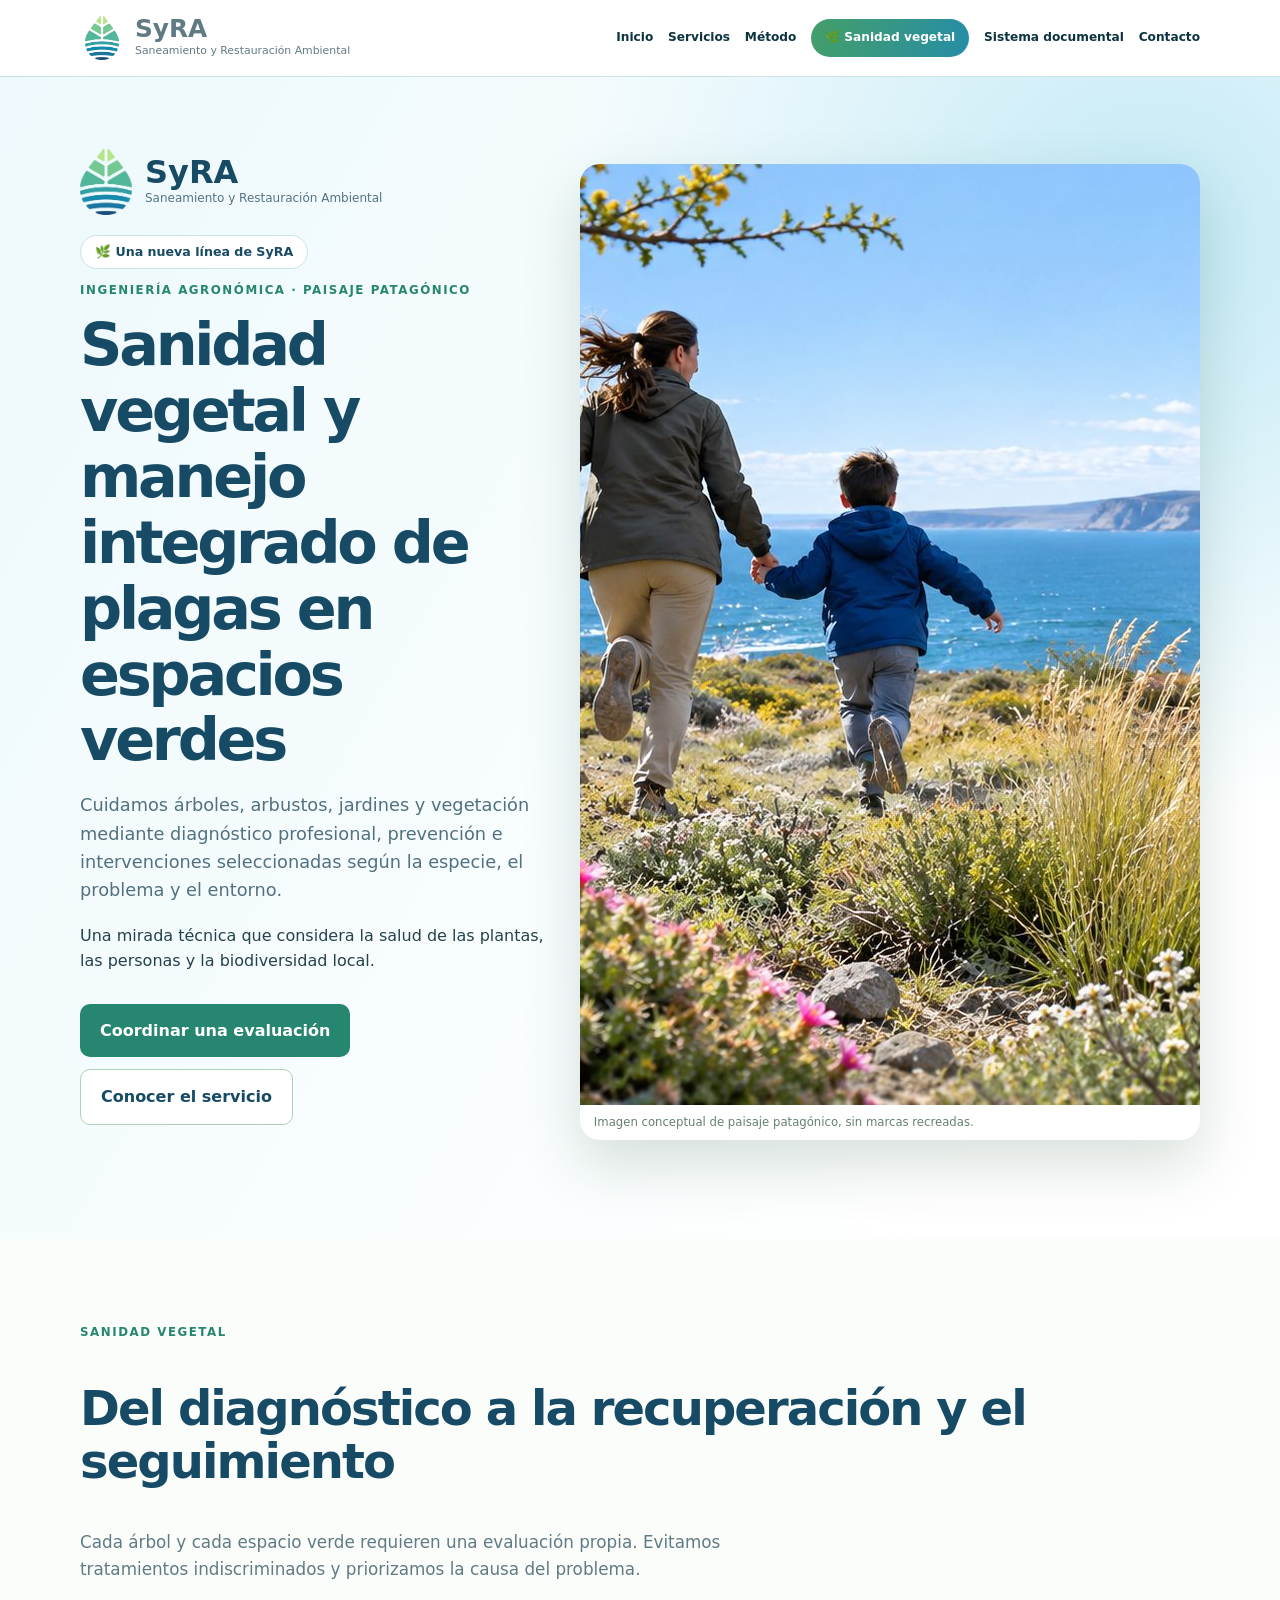
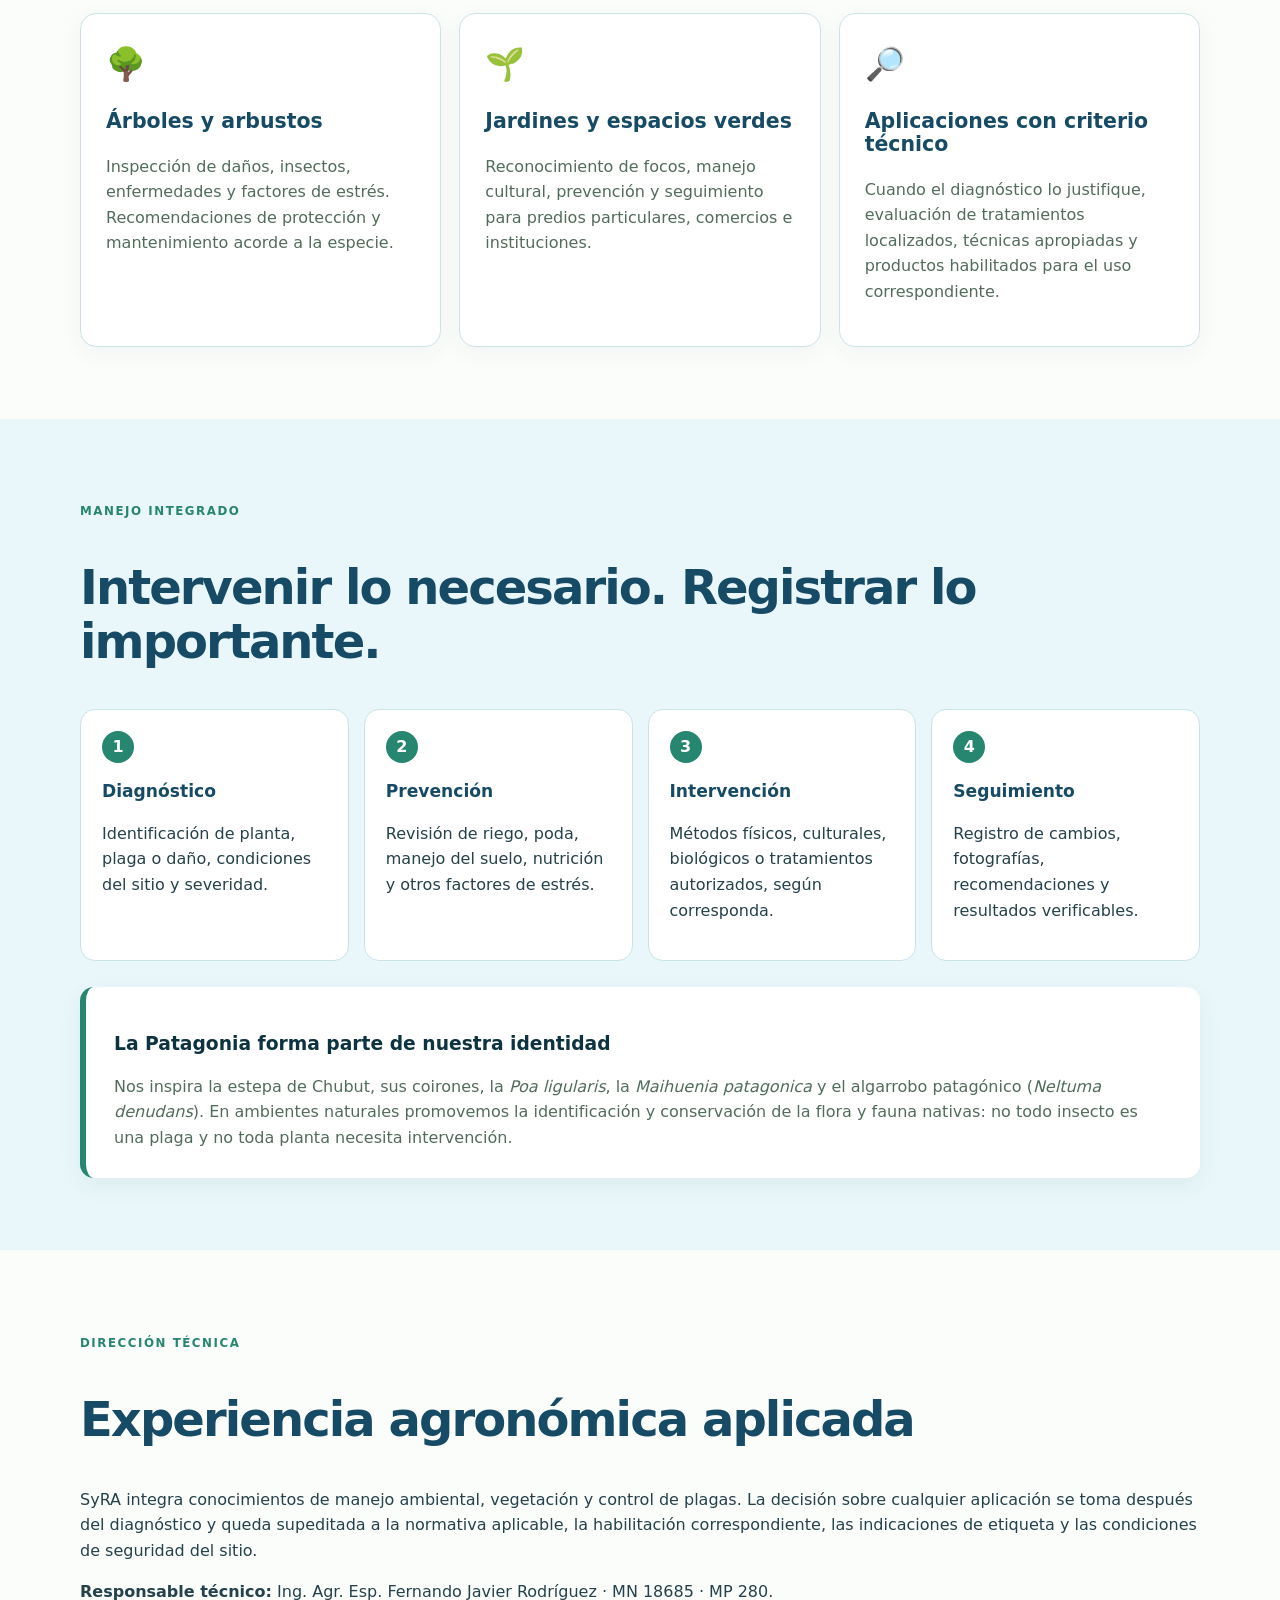
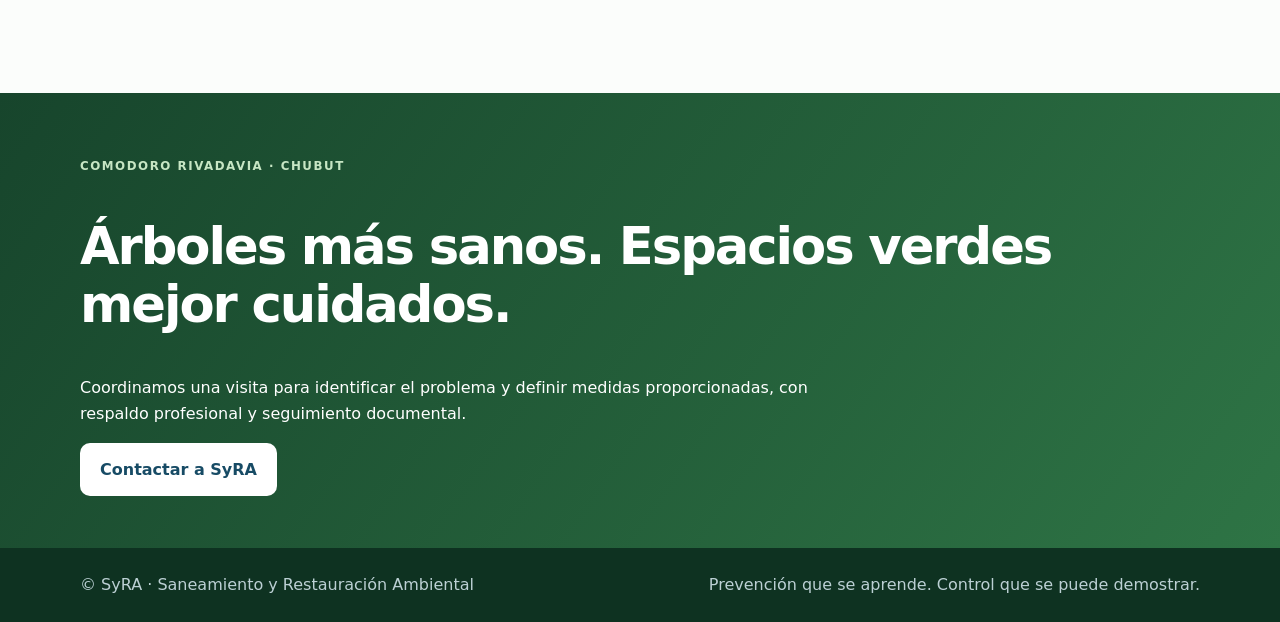
<file: sanidad-vegetal.html>
<!doctype html>
<html lang="es-AR">
<head>
<meta charset="utf-8">
<meta name="viewport" content="width=device-width,initial-scale=1">
<title>Sanidad vegetal y manejo de plagas en árboles | SyRA · Comodoro Rivadavia</title>
<meta name="description" content="Diagnóstico y manejo integrado de plagas en árboles, arbustos, jardines y espacios verdes en Comodoro Rivadavia. Enfoque agronómico, prevención y seguimiento técnico de SyRA.">
<meta name="theme-color" content="#258da7">
<link rel="canonical" href="https://infosyraambiente-lang.github.io/SYRA/sanidad-vegetal.html">
<link rel="stylesheet" href="styles.css">
<link rel="stylesheet" href="brand.css">
<style>
:root{--leaf:#27866f;--leaf-dark:#174b65;--leaf-soft:#e9f7fa;--leaf-line:#cae3e7}
body{background:#fbfdfb}
header{border-bottom:1px solid var(--leaf-line)}
nav{gap:clamp(9px,1.15vw,18px);align-items:center}
nav a{font-size:clamp(.74rem,.95vw,.89rem);white-space:nowrap}
nav a.vegetal-tab{background:linear-gradient(105deg,#449f68,#268da7);color:#fff;border-radius:999px;padding:9px 14px}
.vegetal-hero{background:radial-gradient(circle at 90% 14%,#c2e9f5,transparent 38%),linear-gradient(120deg,#edf9fc,#fff 82%);padding:72px 0 84px}
.hero-content{display:grid;grid-template-columns:.86fr 1.14fr;align-items:center;gap:32px}
.official-identity{display:flex;align-items:center;gap:13px;margin-bottom:20px}.official-identity img{width:52px;height:66px;object-fit:contain}.official-identity span{display:grid;gap:1px}.official-identity b{font-size:2rem;line-height:1;color:#174b65}.official-identity small{font-size:.75rem;color:#547383}.green-over{font-size:.74rem;letter-spacing:.13em;font-weight:900;text-transform:uppercase;color:var(--leaf)}
.vegetal-hero h1{color:var(--leaf-dark);font-size:clamp(2.4rem,4.6vw,4.7rem)}
.vegetal-hero .lead{font-size:1.11rem;color:#527180}
.green-pill{display:inline-flex;align-items:center;gap:8px;border:1px solid var(--leaf-line);border-radius:100px;padding:6px 14px;background:#fff;color:var(--leaf-dark);font-size:.79rem;font-weight:800}
.vegetal-image{margin:0;border-radius:20px;overflow:hidden;background:#daeef4;box-shadow:0 24px 58px #17452c2b}
.vegetal-image img{display:block;width:100%;aspect-ratio:1672/941;object-fit:cover}
.vegetal-image figcaption{background:#fff;color:#66816d;font-size:.73rem;padding:8px 14px}
.btn-green{background:var(--leaf);color:#fff}
.btn-green-outline{background:#fff;color:var(--leaf-dark);border:1px solid #b1d0b7}
.green-section{padding:72px 0}
.green-section h2{color:var(--leaf-dark);font-size:clamp(2rem,3.8vw,3rem)}
.green-grid{display:grid;grid-template-columns:repeat(3,1fr);gap:18px;margin-top:30px}
.green-card{background:#fff;border:1px solid var(--leaf-line);border-radius:16px;padding:25px;box-shadow:0 6px 24px #17452c0c}
.green-card .symbol{font-size:2rem}
.green-card h3{color:var(--leaf-dark);font-size:1.28rem}
.green-card p{color:#526c5c}
.light-green{background:var(--leaf-soft)}
.method-grid{display:grid;grid-template-columns:repeat(4,1fr);gap:15px;margin:26px 0}
.method-item{background:#fff;padding:21px;border-radius:15px;border:1px solid var(--leaf-line)}
.method-item b{display:block;color:var(--leaf-dark);font-size:1.07rem;margin-bottom:6px}
.method-number{display:inline-grid;place-items:center;width:32px;height:32px;border-radius:50%;background:var(--leaf);color:white;font-weight:850;margin-bottom:15px}
.respect{border-left:6px solid var(--leaf);padding:28px;background:#fff;border-radius:14px;box-shadow:0 8px 25px #17452c0f}
.respect p{margin-bottom:0;color:#526c5c}
.last-cta{background:linear-gradient(125deg,#17452c,#2e7445);color:#fff;padding:52px 0}
.last-cta h2{color:#fff}
.last-cta p{max-width:760px}
.last-cta .btn{background:#fff;color:var(--leaf-dark)}
footer{background:#0e3221}
@media(max-width:940px){.hero-content{grid-template-columns:1fr}.vegetal-hero{padding:48px 0}.green-grid{grid-template-columns:repeat(2,1fr)}.method-grid{grid-template-columns:repeat(2,1fr)}}
@media(max-width:850px){nav{align-items:stretch}nav a{font-size:.95rem}nav a.vegetal-tab{text-align:center}}
@media(max-width:610px){.green-grid,.method-grid{grid-template-columns:1fr}.green-section{padding:54px 0}.vegetal-hero h1{font-size:2.7rem}.vegetal-image{border-radius:15px}}
</style>
</head>
<body>
<header>
<div class="wrap nav">
<a class="brand" href="./"><img src="logosolo.png" alt="Logo de SyRA"><span><b>SyRA</b><small>Saneamiento y Restauración Ambiental</small></span></a>
<button class="menu" type="button" aria-label="Abrir menú" aria-expanded="false">☰</button>
<nav aria-label="Menú principal">
<a href="./">Inicio</a><a href="./#servicios">Servicios</a><a href="./#metodo">Método</a><a href="sanidad-vegetal.html" class="vegetal-tab" aria-current="page">🌿 Sanidad vegetal</a><a href="muestras.html">Sistema documental</a><a href="./#contacto">Contacto</a>
</nav></div>
</header>
<main>
<section class="vegetal-hero">
<div class="wrap hero-content">
<div>
<div class="official-identity"><img src="logosolo.png" alt="Símbolo oficial de SyRA" width="52" height="66"><span><b>SyRA</b><small>Saneamiento y Restauración Ambiental</small></span></div><span class="green-pill">🌿 Una nueva línea de SyRA</span>
<p class="green-over">Ingeniería agronómica · Paisaje patagónico</p>
<h1>Sanidad vegetal y manejo integrado de plagas en espacios verdes</h1>
<p class="lead">Cuidamos árboles, arbustos, jardines y vegetación mediante diagnóstico profesional, prevención e intervenciones seleccionadas según la especie, el problema y el entorno.</p>
<p>Una mirada técnica que considera la salud de las plantas, las personas y la biodiversidad local.</p>
<div class="actions">
<a class="btn btn-green" href="https://wa.me/5492975942989?text=Hola%20SyRA%2C%20quiero%20coordinar%20una%20evaluaci%C3%B3n%20de%20sanidad%20vegetal" target="_blank" rel="noopener">Coordinar una evaluación</a>
<a class="btn btn-green-outline" href="#servicios-verdes">Conocer el servicio</a>
</div>
</div>
<figure class="vegetal-image">
<img src="assets/estepa-luminosa.svg" width="1672" height="941" alt="Paisaje patagónico luminoso con madre e hijo corriendo entre coirones y flores junto al mar azul, con un guanaco y ballena a lo lejos" loading="eager">
<figcaption>Imagen conceptual de paisaje patagónico, sin marcas recreadas.</figcaption>
</figure>
</div>
</section>
<section class="green-section" id="servicios-verdes">
<div class="wrap">
<p class="green-over">Sanidad vegetal</p>
<h2>Del diagnóstico a la recuperación y el seguimiento</h2>
<p class="lead small">Cada árbol y cada espacio verde requieren una evaluación propia. Evitamos tratamientos indiscriminados y priorizamos la causa del problema.</p>
<div class="green-grid">
<article class="green-card"><div class="symbol" aria-hidden="true">🌳</div><h3>Árboles y arbustos</h3><p>Inspección de daños, insectos, enfermedades y factores de estrés. Recomendaciones de protección y mantenimiento acorde a la especie.</p></article>
<article class="green-card"><div class="symbol" aria-hidden="true">🌱</div><h3>Jardines y espacios verdes</h3><p>Reconocimiento de focos, manejo cultural, prevención y seguimiento para predios particulares, comercios e instituciones.</p></article>
<article class="green-card"><div class="symbol" aria-hidden="true">🔎</div><h3>Aplicaciones con criterio técnico</h3><p>Cuando el diagnóstico lo justifique, evaluación de tratamientos localizados, técnicas apropiadas y productos habilitados para el uso correspondiente.</p></article>
</div></div>
</section>
<section class="green-section light-green" id="metodo-verde">
<div class="wrap">
<p class="green-over">Manejo integrado</p>
<h2>Intervenir lo necesario. Registrar lo importante.</h2>
<div class="method-grid">
<div class="method-item"><span class="method-number">1</span><b>Diagnóstico</b><p>Identificación de planta, plaga o daño, condiciones del sitio y severidad.</p></div>
<div class="method-item"><span class="method-number">2</span><b>Prevención</b><p>Revisión de riego, poda, manejo del suelo, nutrición y otros factores de estrés.</p></div>
<div class="method-item"><span class="method-number">3</span><b>Intervención</b><p>Métodos físicos, culturales, biológicos o tratamientos autorizados, según corresponda.</p></div>
<div class="method-item"><span class="method-number">4</span><b>Seguimiento</b><p>Registro de cambios, fotografías, recomendaciones y resultados verificables.</p></div>
</div>
<div class="respect">
<h3>La Patagonia forma parte de nuestra identidad</h3>
<p>Nos inspira la estepa de Chubut, sus coirones, la <i>Poa ligularis</i>, la <i>Maihuenia patagonica</i> y el algarrobo patagónico (<i>Neltuma denudans</i>). En ambientes naturales promovemos la identificación y conservación de la flora y fauna nativas: no todo insecto es una plaga y no toda planta necesita intervención.</p>
</div>
</div>
</section>
<section class="green-section">
<div class="wrap">
<p class="green-over">Dirección técnica</p>
<h2>Experiencia agronómica aplicada</h2>
<p>SyRA integra conocimientos de manejo ambiental, vegetación y control de plagas. La decisión sobre cualquier aplicación se toma después del diagnóstico y queda supeditada a la normativa aplicable, la habilitación correspondiente, las indicaciones de etiqueta y las condiciones de seguridad del sitio.</p>
<p><b>Responsable técnico:</b> Ing. Agr. Esp. Fernando Javier Rodríguez · MN 18685 · MP 280.</p>
</div>
</section>
<section class="last-cta"><div class="wrap">
<p class="green-over" style="color:#c7e6c4">Comodoro Rivadavia · Chubut</p>
<h2>Árboles más sanos. Espacios verdes mejor cuidados.</h2>
<p>Coordinamos una visita para identificar el problema y definir medidas proporcionadas, con respaldo profesional y seguimiento documental.</p>
<a class="btn" href="https://wa.me/5492975942989?text=Hola%20SyRA%2C%20necesito%20una%20visita%20por%20plagas%20en%20%C3%A1rboles%20o%20espacios%20verdes" target="_blank" rel="noopener">Contactar a SyRA</a>
</div></section>
</main>
<footer><div class="wrap"><span>© SyRA · Saneamiento y Restauración Ambiental</span><span>Prevención que se aprende. Control que se puede demostrar.</span></div></footer>
<script>
const menu=document.querySelector('.menu'),nav=document.querySelector('nav');
if(menu&&nav){menu.addEventListener('click',()=>{const open=nav.classList.toggle('open');menu.setAttribute('aria-expanded',String(open));});nav.querySelectorAll('a').forEach(a=>a.addEventListener('click',()=>{nav.classList.remove('open');menu.setAttribute('aria-expanded','false');}));}
</script>
</body>
</html>
</file>
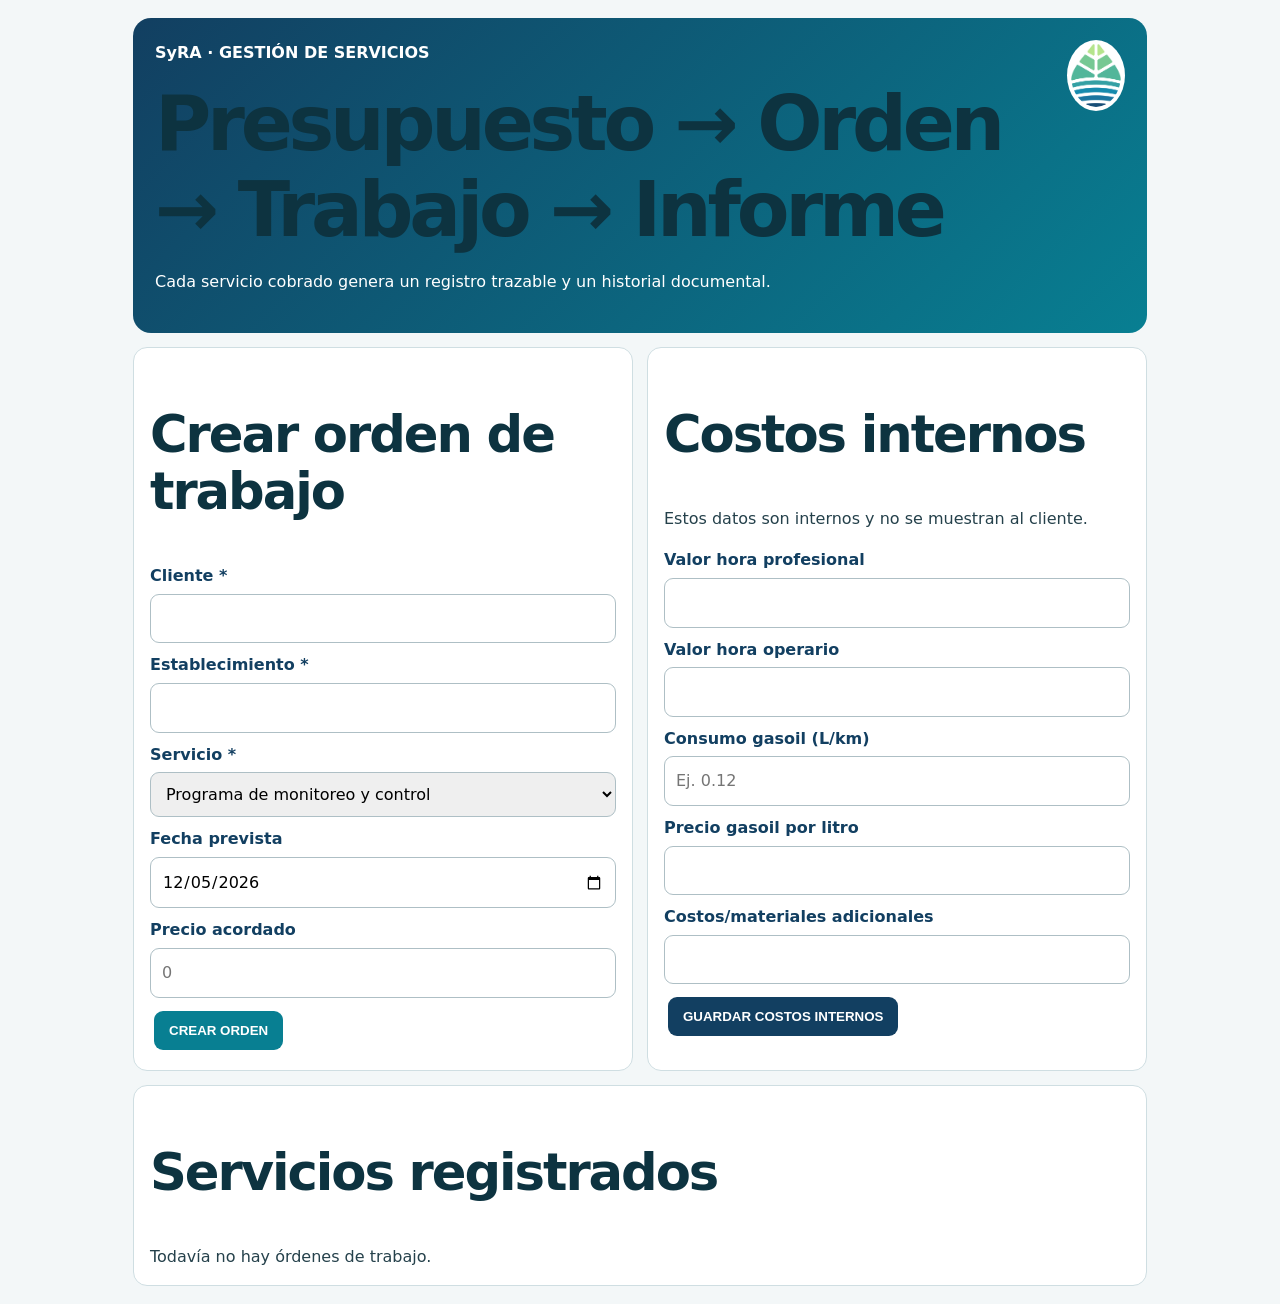
<file: servicio.html>
<!doctype html><html lang="es"><head><meta charset="utf-8"><meta name="viewport" content="width=device-width,initial-scale=1"><title>SyRA · Servicios y órdenes de trabajo</title><link rel="stylesheet" href="styles.css"><link rel="stylesheet" href="brand.css"><style>body{background:#f3f7f8}.app{max-width:1050px;margin:auto;padding:18px}.hero{background:linear-gradient(135deg,#123f61,#087f92);color:#fff;border-radius:18px;padding:22px}.hero img{width:58px;background:#fff;border-radius:50%;padding:4px;float:right}.grid{display:grid;grid-template-columns:1fr 1fr;gap:14px;margin-top:14px}.card{background:#fff;border:1px solid #cfdee2;border-radius:14px;padding:16px}.field{margin:9px 0}.field label{display:block;font-weight:800;color:#123f61;margin-bottom:5px}.field input,.field select,.field textarea{width:100%;box-sizing:border-box;padding:11px;border:1px solid #aebfc5;border-radius:9px}.btn{border:0;border-radius:9px;padding:12px 15px;background:#087f92;color:#fff;font-weight:800;cursor:pointer;margin:4px}.btn.dark{background:#123f61}.flow{display:flex;gap:6px;flex-wrap:wrap;margin:10px 0}.flow span{background:#e5f2f1;padding:7px 10px;border-radius:15px;font-size:12px;font-weight:800}.record{border-top:1px solid #dbe5e7;padding:12px 0}.ok{background:#eaf7ef;border-left:5px solid #27834d;padding:11px;border-radius:8px}.warn{background:#fff6d8;border-left:5px solid #d39200;padding:11px;border-radius:8px}@media(max-width:700px){.grid{grid-template-columns:1fr}}</style></head><body><main class="app"><section class="hero"><img src="logosolo.png"><b>SyRA · GESTIÓN DE SERVICIOS</b><h1>Presupuesto → Orden → Trabajo → Informe</h1><p>Cada servicio cobrado genera un registro trazable y un historial documental.</p></section><div class="grid"><section class="card"><h2>Crear orden de trabajo</h2><div class="field"><label>Cliente *</label><input id="cliente" required></div><div class="field"><label>Establecimiento *</label><input id="sede" required></div><div class="field"><label>Servicio *</label><select id="tipo"><option>Programa de monitoreo y control</option><option>Control de roedores</option><option>Control de insectos rastreros</option><option>Control de insectos voladores</option><option>Diagnóstico / relevamiento</option><option>Remediación ambiental</option><option>Otro</option></select></div><div class="field"><label>Fecha prevista</label><input id="fecha" type="date"></div><div class="field"><label>Precio acordado</label><input id="precio" type="number" min="0" step="0.01" placeholder="0"></div><button class="btn" onclick="crear()">CREAR ORDEN</button></section><section class="card"><h2>Costos internos</h2><p>Estos datos son internos y no se muestran al cliente.</p><div class="field"><label>Valor hora profesional</label><input id="vh" type="number" min="0" step="0.01"></div><div class="field"><label>Valor hora operario</label><input id="vo" type="number" min="0" step="0.01"></div><div class="field"><label>Consumo gasoil (L/km)</label><input id="consumo" type="number" min="0" step="0.001" placeholder="Ej. 0.12"></div><div class="field"><label>Precio gasoil por litro</label><input id="comb" type="number" min="0" step="0.01"></div><div class="field"><label>Costos/materiales adicionales</label><input id="extra" type="number" min="0" step="0.01"></div><button class="btn dark" onclick="guardarConfig()">GUARDAR COSTOS INTERNOS</button></section></div><section class="card" style="margin-top:14px"><h2>Servicios registrados</h2><div id="lista"></div></section></main><script>const $=id=>document.getElementById(id);fecha.value=new Date().toISOString().slice(0,10);const cfg=JSON.parse(localStorage.getItem('syra_costos')||'{}');['vh','vo','consumo','comb','extra'].forEach(k=>{if(cfg[k]!=null)$(k).value=cfg[k]});function guardarConfig(){const c={vh:+$('vh').value||0,vo:+$('vo').value||0,consumo:+$('consumo').value||0,comb:+$('comb').value||0,extra:+$('extra').value||0};localStorage.setItem('syra_costos',JSON.stringify(c));alert('Costos internos guardados.');}function crear(){if(!$('cliente').value||!$('sede').value)return alert('Completá cliente y establecimiento.');const a=JSON.parse(localStorage.getItem('syra_servicios')||'[]');const n={id:'OT-'+Date.now(),cliente:$('cliente').value,sede:$('sede').value,tipo:$('tipo').value,fecha:$('fecha').value,precio:+$('precio').value||0,estado:'Pendiente',creado:new Date().toISOString(),inicio:null,fin:null,km:0,horas:0,visitas:[],informe:null};a.push(n);localStorage.setItem('syra_servicios',JSON.stringify(a));$('cliente').value='';$('sede').value='';$('precio').value='';render();}function cerrar(id){const a=JSON.parse(localStorage.getItem('syra_servicios')||'[]');const x=a.find(s=>s.id===id);if(!x)return;x.estado='Cerrado';x.informe={generado:new Date().toISOString(),servicio:x.tipo,cliente:x.cliente,establecimiento:x.sede,precio:x.precio,visitas:x.visitas.length,km:x.km,horas:x.horas};localStorage.setItem('syra_servicios',JSON.stringify(a));render();}function render(){const a=JSON.parse(localStorage.getItem('syra_servicios')||'[]').slice().reverse();$('lista').innerHTML=a.length?a.map(x=>`<div class="record"><b>${x.id} · ${x.cliente}</b><br>${x.sede} · ${x.tipo}<div class="flow"><span>${x.estado}</span><span>Precio: $${x.precio.toLocaleString('es-AR')}</span><span>${x.visitas.length} visitas</span><span>${x.km||0} km</span></div>${x.estado!=='Cerrado'?`<button class="btn" onclick="cerrar('${x.id}')">CERRAR Y GENERAR REGISTRO</button>`:'<div class="ok">✓ Registro final e informe preparados.</div>'}</div>`).join(''):'Todavía no hay órdenes de trabajo.'}render();</script></body></html>
</file>
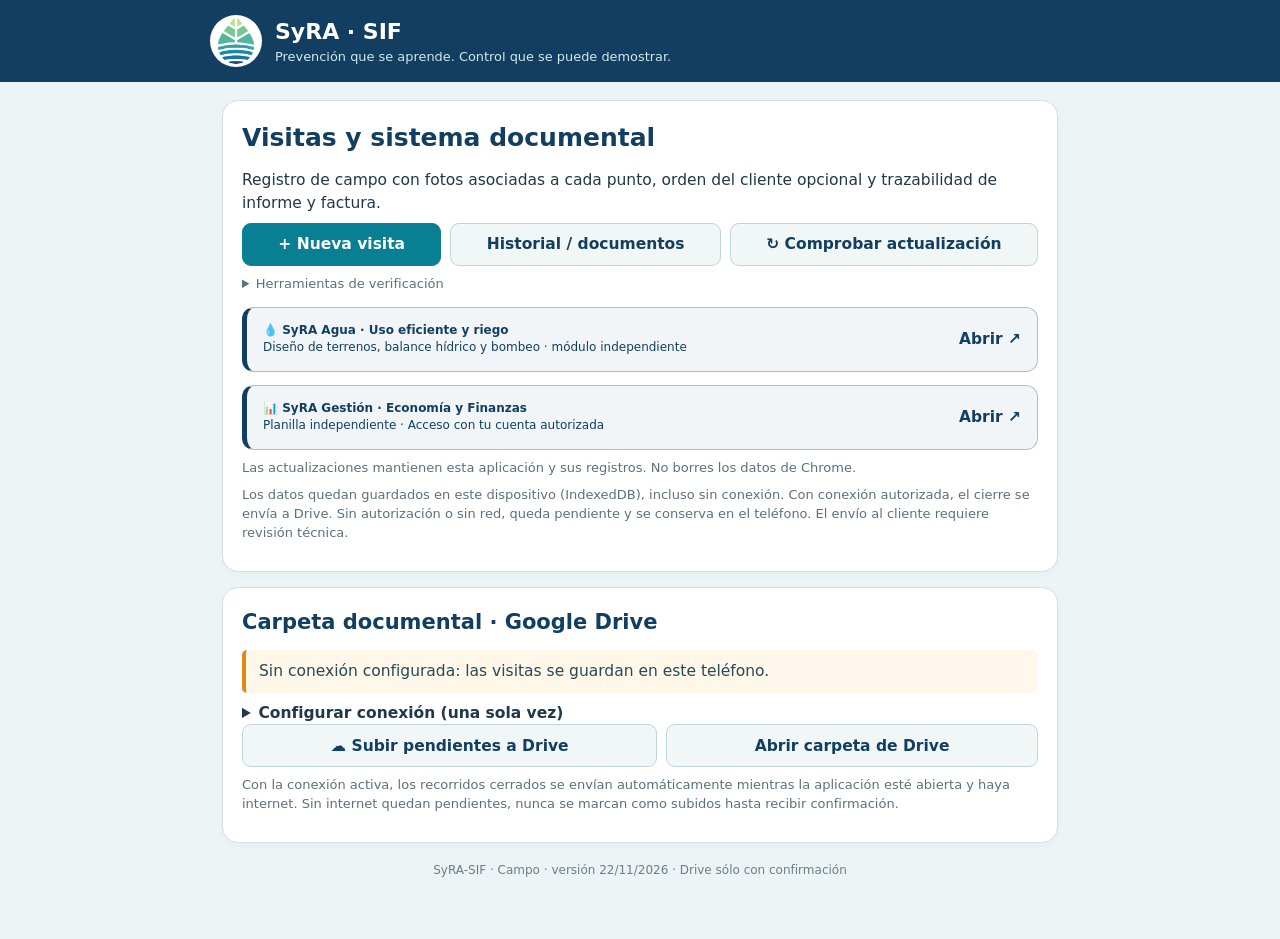
<file: sif/campo.html>
<!doctype html>
<html lang="es-AR"><head><meta charset="utf-8"><meta name="viewport" content="width=device-width,initial-scale=1"><meta name="theme-color" content="#123f61"><link rel="manifest" href="manifest.webmanifest"><link rel="icon" href="../logosolo.png"><title>SyRA-SIF · Campo y documentación</title>
<style>
:root{--navy:#123f61;--teal:#087f92;--ink:#203847;--line:#d3e1e5;--bg:#edf4f6;--danger:#a33b30}*{box-sizing:border-box}body{margin:0;background:var(--bg);color:var(--ink);font:15.5px/1.45 system-ui,Arial,sans-serif}header{background:var(--navy);color:white;padding:15px 18px}header>div{max-width:860px;margin:auto;display:flex;align-items:center;gap:13px}header .actualLogo{width:52px;height:52px;object-fit:contain;background:white;border-radius:50%;padding:3px}header .drop{width:39px;height:45px;display:grid;place-items:center;background:var(--teal);border-radius:50% 50% 50% 12%;font-size:22px;font-weight:900}header strong{font-size:22px}header small{display:block;color:#d2e8ed}main{max-width:860px;margin:0 auto;padding:18px 12px 60px}.card{background:white;border:1px solid var(--line);border-radius:16px;padding:19px;margin:0 0 15px;box-shadow:0 3px 10px #123f6108}h1,h2,h3{color:var(--navy);margin:0 0 13px}h1{font-size:25px}h2{font-size:21px}h3{font-size:18px}p{margin:9px 0}.note{background:#edf8f8;border-left:4px solid var(--teal);padding:10px 13px;border-radius:5px;color:#244b56}.warning{background:#fff7e9;border-left-color:#dd8b17}.layout{display:grid;grid-template-columns:1fr 1fr;gap:12px}.field{margin:9px 0}.field label{font-weight:750;color:var(--navy);display:block;margin:0 0 5px}input,select,textarea{font:inherit;width:100%;border:1px solid #b8ccd3;border-radius:9px;padding:11px;background:white;color:var(--ink)}textarea{min-height:88px;resize:vertical}input[type=checkbox]{width:auto;min-width:18px;height:18px;vertical-align:middle}button{font:inherit;cursor:pointer;min-height:43px;border-radius:9px;padding:9px 15px;border:1px solid #bfd5db;background:#f1f6f7;color:var(--navy);font-weight:750}button.primary{background:var(--teal);color:white;border-color:var(--teal)}button.dark{background:var(--navy);color:white;border-color:var(--navy)}button:disabled{opacity:.45;cursor:default}.buttons{display:flex;gap:9px;flex-wrap:wrap}.buttons>*{flex:1 1 auto}.subtle{font-size:13px;color:#5b717d}.hidden{display:none!important}.progress{height:9px;background:#d9e6eb;border-radius:30px;overflow:hidden}.progress span{display:block;height:100%;background:var(--teal);width:0}.pointbar{display:flex;justify-content:space-between;align-items:center;gap:8px;margin:0 0 12px}.pill{display:inline-block;background:#e6f2f5;border-radius:100px;color:var(--navy);font-weight:750;padding:5px 10px;font-size:12px}.photos{display:flex;gap:9px;flex-wrap:wrap;margin:10px 0}.photo{width:116px;position:relative}.photo img{width:116px;height:90px;border-radius:9px;object-fit:cover;border:1px solid var(--line)}.photo small{display:block;overflow-wrap:anywhere}.photo button{min-height:24px;font-size:12px;padding:4px;width:100%}.listitem{padding:12px 0;border-bottom:1px solid var(--line);display:flex;align-items:center;justify-content:space-between;gap:10px}.listitem>div{flex:1}.counts{display:flex;gap:7px;align-items:center;margin:5px 0}.counts input:first-child{flex:2;min-width:0}.counts input:nth-child(2){flex:1;min-width:0;width:90px}.counts button{flex:none}.footer{margin-top:19px;color:#6c7d86;text-align:center;font-size:12px}.inline{display:flex;gap:8px;align-items:center}.inline input{width:auto}.portal-finanzas{display:flex;align-items:center;justify-content:space-between;gap:12px;background:#f1f5f8;border:1px solid #a5c3d0;border-left:5px solid #123f61;border-radius:12px;padding:14px 16px;margin:13px 0 8px;color:#123f61;text-decoration:none;font-weight:800}.portal-finanzas:hover,.portal-finanzas:focus-visible{background:#e3eff4;outline-offset:3px}.portal-finanzas span{font-size:12px;font-weight:500}.screen-err{color:#9c2828;font-weight:750}.success{color:#12643f;font-weight:750}@media(max-width:600px){.layout{grid-template-columns:1fr}.card{padding:14px}header strong{font-size:19px}.buttons button{flex:1 1 46%}}@media print{header,button,.no-print,.footer,#archivo,#nuevo,.photos button{display:none!important}body{background:white}.card{box-shadow:none;break-inside:avoid}main{max-width:100%}}
</style></head><body>
<header><div><div class="drop">S</div><img class="actualLogo" src="../logosolo.png" alt="Logo SyRA" onload="this.previousElementSibling.style.display='none'" onerror="this.style.display='none'"><div><strong>SyRA · SIF</strong><small>Prevención que se aprende. Control que se puede demostrar.</small></div></div></header>
<main>
<section class="card no-print" id="inicio"><h1>Visitas y sistema documental</h1><p>Registro de campo con fotos asociadas a cada punto, orden del cliente opcional y trazabilidad de informe y factura.</p><div class="buttons"><button class="primary" id="btnNueva">+ Nueva visita</button><button id="btnArchivo">Historial / documentos</button><button type="button" id="btnActualizarApp" title="Buscar una nueva versión sin borrar los registros">↻ Comprobar actualización</button><details><summary class="subtle">Herramientas de verificación</summary><button id="btnDemo">Simulación de 27 puntos (NO REAL)</button></details></div><a class="portal-finanzas" href="../agua/" target="_blank" rel="noopener noreferrer"><span><strong>💧 SyRA Agua · Uso eficiente y riego</strong><br>Diseño de terrenos, balance hídrico y bombeo · módulo independiente</span><b aria-hidden="true">Abrir ↗</b></a><a id="btnGestionEconomica" class="portal-finanzas" href="https://docs.google.com/spreadsheets/d/1n0jWC7PXPuilvAQD45FVXWNgnUhm1VDJNYwdVLRSC5A/edit" target="_blank" rel="noopener noreferrer" aria-label="Abrir SyRA Gestión económica y financiera en Google Drive"><span><strong>📊 SyRA Gestión · Economía y Finanzas</strong><br>Planilla independiente · Acceso con tu cuenta autorizada</span><b aria-hidden="true">Abrir ↗</b></a><p id="estadoActualizacion" class="subtle" aria-live="polite">Las actualizaciones mantienen esta aplicación y sus registros. No borres los datos de Chrome.</p><p class="subtle">Los datos quedan guardados en este dispositivo (IndexedDB), incluso sin conexión. Con conexión autorizada, el cierre se envía a Drive. Sin autorización o sin red, queda pendiente y se conserva en el teléfono. El envío al cliente requiere revisión técnica.</p></section>
<section class="card no-print" id="drivePanel"><h2>Carpeta documental · Google Drive</h2><p id="estadoNube" class="note warning">Sin conexión configurada: las visitas se guardan en este teléfono.</p><details><summary><b>Configurar conexión (una sola vez)</b></summary><p class="subtle">Pegá la URL del servicio Google Apps Script publicado por SyRA y el código privado que genera al instalarlo. Nunca pegues tu contraseña de Google.</p><div class="field"><label for="driveUrl">URL de conexión Google /exec</label><input id="driveUrl" type="url" placeholder="https://script.google.com/macros/s/.../exec"></div><div class="field"><label for="driveKey">Código privado del dispositivo</label><input id="driveKey" type="password" autocomplete="off" placeholder="Código de conexión"></div><div class="buttons"><button id="guardarConexion">Guardar y verificar conexión</button><button id="olvidarConexion">Desconectar este teléfono</button></div><p id="drivePrueba" class="subtle"></p></details><div class="buttons"><button id="subirPendientes">☁ Subir pendientes a Drive</button><button id="verCarpeta" type="button">Abrir carpeta de Drive</button></div><p class="subtle">Con la conexión activa, los recorridos cerrados se envían automáticamente mientras la aplicación esté abierta y haya internet. Sin internet quedan pendientes, nunca se marcan como subidos hasta recibir confirmación.</p></section>
<section class="card hidden" id="nuevo"><h2 id="tituloVisita">Nueva visita</h2><div class="layout"><div class="field"><label for="cliente">Cliente / razón social *</label><input id="cliente" placeholder="Ej. Empresa de servicios"></div><div class="field"><label for="sede">Establecimiento / sede *</label><input id="sede" placeholder="Ej. Obrador KM 17"></div><div class="field"><label for="fecha">Fecha *</label><input type="date" id="fecha"></div><div class="field"><label for="operario">Técnico / operario</label><input id="operario" placeholder="Nombre del ejecutor"></div><div class="field"><label for="tipoServicio">Tipo de servicio</label><select id="tipoServicio"><option>Monitoreo MIP</option><option>Diagnóstico</option><option>Desinsectación</option><option>Desinfección</option><option>Desodorización</option><option>Tráiler petrolero · saneamiento integral</option><option>Control correctivo</option></select></div><div class="field"><label for="sector">Sector / ubicación general</label><input id="sector" placeholder="Ej. yacimiento / obrador"></div>
<div class="field"><label for="unidadTipo">¿Dónde se realiza el servicio?</label><select id="unidadTipo"><option>Establecimiento</option><option>Tráiler</option><option>Oficina</option><option>Galpón</option><option>Otro sector</option></select></div>
<div class="field"><label for="unidadNumero">Número o código del lugar</label><input id="unidadNumero" placeholder="Ej. TR-014 / OF-02 / GAL-01"></div></div>
<div class="field"><label for="logoCliente">Logo del cliente (opcional)</label><input type="file" id="logoCliente" accept="image/*"><p class="subtle">SyRA izquierda · cliente derecha.</p></div>
<div class="note"><div class="inline"><input id="otAplica" type="checkbox"><label for="otAplica"><b>El cliente requiere orden de trabajo / compra</b></label></div><div class="layout hidden" id="otCampos"><div class="field"><label for="otNombre">Nombre o concepto de la orden *</label><input id="otNombre" placeholder="Servicio de control de plagas"></div><div class="field"><label for="otNumero">Número de la orden *</label><input id="otNumero" placeholder="OT-XXXX / OC-XXXX"></div><div class="field"><label for="otAdjunto">Archivo de la orden del cliente (PDF o foto)</label><input id="otAdjunto" type="file" accept="application/pdf,image/*"></div></div></div>
<div class="layout"><div class="field"><label for="factura">Número de factura (puede completarse después)</label><input id="factura" placeholder="Ej. B 00001-00000412"></div><div class="field"><label for="facturaAdjunto">Factura adjunta (PDF o foto)</label><input type="file" id="facturaAdjunto" accept="application/pdf,image/*"></div><div class="field"><label for="referenciaOrden">Referencia documental del cliente</label><input id="referenciaOrden" placeholder="Expediente / remito / servicio"></div></div>
<div class="layout"><div class="field"><label for="numPuntos">Cantidad inicial de puntos (1–250)</label><input id="numPuntos" type="number" min="1" max="250" value="5"></div><div class="field"><label for="prefijo">Código base</label><input id="prefijo" value="P" placeholder="CEB, UV, RAS, P"></div></div><div class="buttons"><button class="primary" id="crearVisita">Crear recorrido</button><button id="cancelarNueva">Cancelar</button></div><p id="errorNueva" class="screen-err" role="alert"></p></section>
<section class="card hidden" id="campo"><div class="pointbar"><div><span class="pill" id="visitaId"></span><h2 id="clienteActual"></h2><p class="subtle" id="ordenActual"></p></div><button id="editarCabecera">Editar datos</button></div><div class="pointbar"><strong id="avance"></strong><span class="pill" id="estado"></span></div><div class="progress"><span id="avanceBarra"></span></div><p></p><div class="buttons"><button id="anterior">← Punto anterior</button><button id="siguiente" class="primary">Siguiente punto →</button></div><div class="layout"><div class="field"><label for="codigo">Código del punto</label><input id="codigo" placeholder="CEB-01"></div><div class="field"><label for="tipo">Elemento / dispositivo</label><select id="tipo"><option>Cebadera</option><option>Trampa de golpe</option><option>Trampa adhesiva</option><option>Trampa adhesiva · insectos rastreros</option><option>Trampa adhesiva · insectos voladores</option><option>Trampa adhesiva · roedores</option><option>Multicaptura de roedores</option><option>Equipo UV</option><option>Estación de monitoreo</option><option>Área / habitación</option><option>Otro</option></select></div><div class="field"><label for="ubicacion">Sector / ubicación exacta</label><input id="ubicacion" placeholder="Junto a portón, cocina, acceso ..."></div><div class="field"><label for="resultado">Resultado</label><select id="resultado"><option value="">Sin revisar</option><option>Negativo</option><option>Positivo</option><option>No accesible</option><option>No aplica</option></select></div><div class="field" id="consumoPanel"><label for="consumo">Consumo / actividad de roedores</label><select id="consumo"><option>No aplica</option><option>Sin consumo</option><option>Leve</option><option>Moderado</option><option>Alto</option></select></div><div class="field"><label for="accion">Acción / reposición</label><input id="accion" placeholder="Inspección, recambio, limpieza ..."></div></div>
<div class="field"><label for="obs">Observaciones del elemento (dictado o escritura)</label><textarea id="obs" placeholder="Estado, indicios, causas, recomendaciones, hallazgos..."></textarea><div class="buttons no-print"><button id="dictar">🎤 Dictar observación</button><button id="detenerDictado">Detener dictado</button></div><p id="vozInfo" class="subtle"></p></div>
<div id="conteosPanel"><h3 id="conteosTitulo">Insectos / capturas por especie</h3><div id="conteos"></div><button id="agregarConteo" class="no-print">+ Agregar especie y cantidad</button></div>
<h3 style="margin-top:18px">Fotografías de este punto</h3><p class="subtle">Cada foto queda asociada al código y a la visita. Podés tomar 1, 2, 3 o más fotografías por elemento.</p><input type="file" id="subirFoto" accept="image/*" capture="environment" multiple><div class="photos" id="fotografias"></div><p id="fotoEstado" class="subtle" role="status"></p>
<div class="buttons"><button id="agregarPunto">+ Agregar otro punto</button><button id="quitarPunto">Eliminar punto actual</button></div><div class="note warning" style="margin-top:14px">Autoguardado local. La visita no se considera aprobada hasta la revisión técnica; cerrar no implica enviar al cliente.</div><div class="buttons" style="margin-top:15px"><button id="volverInicio">Volver al inicio</button><button id="cerrarVisita" class="dark">Cerrar recorrido y ver documentos</button></div></section>
<section class="card hidden" id="cierre"><h2>Documentación de la visita</h2><p id="resumen"></p><div id="formTrailer" class="hidden"><h3>Registro sanitario por etapas · tráiler, oficina o galpón</h3><p class="note warning">Registrar las etapas efectivamente realizadas; nunca declarar desinfectado o libre de plagas un tráiler sin inspección y verificación. No pulverizar ropa de cama, colchones, utensilios, electrónica ni superficies no autorizadas por rótulo.</p><div class="layout">
<div class="field"><label for="t_inspeccion">1 · Inspección de ingreso</label><select id="t_inspeccion"><option>No realizada</option><option>Realizada sin hallazgos</option><option>Realizada con indicios</option></select></div>
<div class="field"><label for="t_desinsectacion">2 · Desinsectación</label><select id="t_desinsectacion"><option>No corresponde / sin aplicación</option><option>Aplicación puntual autorizada</option><option>Pendiente de evaluación</option></select></div>
<div class="field"><label for="t_productoI">Insecticida: marca / formulación</label><input id="t_productoI" placeholder="Completar sólo si se aplicó"></div>
<div class="field"><label for="t_regI">Registro ANMAT y autorización de uso</label><input id="t_regI" placeholder="RNPUD / TI / rótulo vigente"></div>
<div class="field"><label for="t_metodoI">Equipo y zona tratada</label><input id="t_metodoI" placeholder="Pulverizadora / aplicación localizada"></div>
<div class="field"><label for="t_loteI">Lote / dosis según etiqueta</label><input id="t_loteI"></div>
<div class="field"><label for="t_limpieza">3 · Limpieza previa a desinfección</label><select id="t_limpieza"><option>No realizada</option><option>Realizada</option><option>Programada</option></select></div>
<div class="field"><label for="t_desinfeccion">4 · Desinfección de superficies</label><select id="t_desinfeccion"><option>No realizada</option><option>Realizada según rótulo</option><option>No corresponde</option></select></div>
<div class="field"><label for="t_productoD">Desinfectante: marca / formulación</label><input id="t_productoD"></div>
<div class="field"><label for="t_regD">Registro ANMAT desinfectante</label><input id="t_regD"></div>
<div class="field"><label for="t_metodoD">Modo aplicado (permitido por rótulo)</label><input id="t_metodoD" placeholder="Paño / rociado localizado si se permite"></div>
<div class="field"><label for="t_loteD">Lote / dilución / tiempo de contacto</label><input id="t_loteD"></div>
<div class="field"><label for="t_reingreso">Ventilación y reingreso / liberación</label><input id="t_reingreso" placeholder="Criterio según etiqueta y verificación"></div>
<div class="field"><label for="t_desodorizacion">5 · Desodorización</label><select id="t_desodorizacion"><option>No realizada</option><option>Realizada con producto autorizado y por separado</option><option>No corresponde</option></select></div>
<div class="field"><label for="t_productoO">Producto, método y autorización para desodorización</label><input id="t_productoO" placeholder="Producto, superficie, método"></div>
<div class="field"><label for="t_observaciones">Observaciones de compatibilidad y seguridad</label><textarea id="t_observaciones"></textarea></div>
</div></div><div class="field"><label for="interpretacion">Interpretación técnica / tendencias</label><textarea id="interpretacion" placeholder="Descripción e interpretación por parte del responsable técnico"></textarea></div><div class="field"><label for="recomendaciones">Acciones preventivas, correctivas y conclusiones</label><textarea id="recomendaciones"></textarea></div><p class="note warning">La aprobación debe realizarla exclusivamente el responsable técnico. Esta versión todavía no dispone de usuarios y permisos separados para operarios y RT.</p><div class="field"><label for="aprobacion">Estado de revisión</label><select id="aprobacion"><option>Pendiente de revisión técnica</option><option>En revisión</option><option>Aprobado por RT</option></select></div><div id="estadoCierreNube" class="note warning">El cierre se guarda localmente; el respaldo en Drive debe confirmarse.</div><div class="buttons"><button id="subirVisita">☁ Subir esta intervención a Drive</button></div><div class="buttons"><button id="nuevaUnidad">+ Otro tráiler / oficina / galpón de esta orden</button><button id="volverCampo">Volver a campo</button><button class="primary" id="reporte">Ver informe y planilla / imprimir PDF</button><button id="exportarUno">Respaldar visita (JSON + fotos)</button></div><div id="cierreMsg" class="subtle"></div></section>
<section class="card hidden" id="archivo"><h2>Historial de visitas y respaldos</h2><div class="buttons"><button id="exportarTodo">Exportar todas las visitas</button><button id="importarBoton">Importar respaldo JSON</button><input id="importarArchivo" type="file" accept="application/json,.json" style="display:none"></div><p class="subtle">Los archivos JSON incluyen las fotografías. No son documentos firmados ni reemplazan el envío y el archivo en Drive.</p><div id="historial"></div><div class="buttons"><button id="cerrarArchivo">Volver</button></div></section>
<div class="footer">SyRA-SIF · Campo · versión 22/11/2026 · Drive sólo con confirmación</div>
</main>
<script>
'use strict';
const $=id=>document.getElementById(id), clean=s=>String(s??''), esc=s=>clean(s).replace(/[&<>"']/g,c=>({'&':'&amp;','<':'&lt;','>':'&gt;','"':'&quot;',"'":'&#39;'}[c]));
const DB_NAME='SyRA-SIF-Campo-2026', DB_VERSION=2;let db,visita=null,indice=0,fotosPunto=[],timer=null,rec=null,logoSiguiente=null,subiendo=false;
const fieldsCab=['cliente','sede','fecha','operario','tipoServicio','sector','unidadTipo','unidadNumero','otAplica','otNombre','otNumero','factura','referenciaOrden'];
const fieldsPunto=['codigo','tipo','ubicacion','resultado','consumo','accion','obs'];const fieldsTrailer=['t_inspeccion','t_desinsectacion','t_productoI','t_regI','t_metodoI','t_loteI','t_limpieza','t_desinfeccion','t_productoD','t_regD','t_metodoD','t_loteD','t_reingreso','t_desodorizacion','t_productoO','t_observaciones'];
function uid(){return Array.from(crypto.getRandomValues(new Uint8Array(16)),x=>x.toString(16).padStart(2,'0')).join('')}
function guid(){return 'VIS-'+new Date().toISOString().slice(0,10).replaceAll('-','')+'-'+crypto.getRandomValues(new Uint32Array(1))[0].toString(16).toUpperCase().padStart(8,'0')}
function abrirDB(){return new Promise((ok,no)=>{let r=indexedDB.open(DB_NAME,DB_VERSION);r.onupgradeneeded=()=>{const b=r.result;if(!b.objectStoreNames.contains('visitas'))b.createObjectStore('visitas',{keyPath:'id'});if(!b.objectStoreNames.contains('fotos')){const p=b.createObjectStore('fotos',{keyPath:'id'});p.createIndex('visita','visita')}if(!b.objectStoreNames.contains('logos'))b.createObjectStore('logos',{keyPath:'cliente'})};r.onsuccess=()=>{db=r.result;ok()};r.onerror=()=>no(r.error)})}
function req(st,mode,method,...params){return new Promise((ok,no)=>{let t=db.transaction(st,mode);let r=t.objectStore(st)[method](...params);r.onsuccess=()=>ok(r.result);r.onerror=()=>no(r.error)})}
const getV=id=>req('visitas','readonly','get',id);const allV=()=>req('visitas','readonly','getAll');const putV=v=>{v.modificada=new Date().toISOString();return req('visitas','readwrite','put',v)};
function getFotos(id){return new Promise((ok,no)=>{let t=db.transaction('fotos');let r=t.objectStore('fotos').index('visita').getAll(id);r.onsuccess=()=>ok(r.result);r.onerror=()=>no(r.error)})}
function allFotos(){return req('fotos','readonly','getAll')}
function putFoto(p){return req('fotos','readwrite','put',p)}
function removeFoto(id){return req('fotos','readwrite','delete',id)}
const codigoClienteLogo=s=>String(s||'').trim().toLocaleLowerCase('es-AR');
function show(id){for(let el of ['inicio','nuevo','campo','cierre','archivo'])$(el).classList.toggle('hidden',el!==id);scrollTo(0,0)}
function accion(fn){return (...a)=>Promise.resolve().then(()=>fn(...a)).catch(e=>{console.error(e);alert('No se pudo completar: '+(e.message||e))})}
function vacioPunto(i,prefix='P'){return {id:uid(),codigo:prefix+'-'+String(i+1).padStart(2,'0'),tipo:'Estación de monitoreo',ubicacion:'',resultado:'',consumo:'No aplica',accion:'',obs:'',conteos:[]}}
function cabeceraFormulario(){fieldsCab.forEach(k=>{let el=$(k);el.type==='checkbox'?el.checked=!!visita[k]:el.value=visita[k]??''});$('otCampos').classList.toggle('hidden',!visita.otAplica);$('numPuntos').value=visita.puntos.length;$('prefijo').value='P';$('otAdjunto').value='';$('facturaAdjunto').value='';$('tituloVisita').textContent='Editar visita '+visita.id;show('nuevo')}
function irNueva(){visita=null;$('tituloVisita').textContent='Nueva visita';$('otAdjunto').value='';$('facturaAdjunto').value='';fieldsCab.forEach(k=>{let el=$(k);if(el.type==='checkbox')el.checked=false;else el.value=''});$('fecha').value=new Date().toLocaleDateString('en-CA');$('tipoServicio').value='Monitoreo MIP';$('numPuntos').value='5';$('prefijo').value='P';$('otCampos').classList.add('hidden');$('errorNueva').textContent='';show('nuevo')}
function adjunto(file){return new Promise((ok,no)=>{if(!file)return ok(null);if(file.size>8*1024*1024)return no(Error('Adjunto superior a 8 MB'));let r=new FileReader();r.onload=()=>ok({nombre:file.name,tipo:file.type,datos:r.result});r.onerror=()=>no(r.error);r.readAsDataURL(file)})}
async function crear(){let nom=$('cliente').value.trim(),sede=$('sede').value.trim(),fecha=$('fecha').value,n=Number($('numPuntos').value),ot=$('otAplica').checked,otNombre=$('otNombre').value.trim(),otNumero=$('otNumero').value.trim();if(!nom||!sede||!fecha){$('errorNueva').textContent='Completá cliente, sede y fecha.';return}if(ot&&(!otNombre||!otNumero)){$('errorNueva').textContent='La orden de trabajo requiere nombre y número.';return}if(!visita&&(!Number.isInteger(n)||n<1||n>250)){$('errorNueva').textContent='Seleccioná entre 1 y 250 puntos.';return}if(!visita){visita={id:guid(),puntos:Array.from({length:n},(_,i)=>vacioPunto(i,$('prefijo').value.trim()||'P')),creada:new Date().toISOString(),estado:'Borrador',interpretacion:'',recomendaciones:'',aprobacion:'Pendiente de revisión técnica'}}fieldsCab.forEach(k=>visita[k]=k==='otAplica'?$(k).checked:$(k).value.trim());if(!visita.otAplica){visita.otNombre='';visita.otNumero=''}if(logoSiguiente&&!visita.logoCliente)visita.logoCliente=logoSiguiente;logoSiguiente=null;if(!visita.logoCliente){const known=await req('logos','readonly','get',codigoClienteLogo(nom));if(known)visita.logoCliente=known.data}if(visita.logoCliente)await req('logos','readwrite','put',{cliente:codigoClienteLogo(nom),data:visita.logoCliente});if(visita.unidadTipo==='Tráiler'&&!visita.unidadNumero){$('errorNueva').textContent='Identificá el tráiler por número o código.';return}visita.adjuntos=visita.adjuntos||{};if($('logoCliente').files[0]){visita.logoCliente=await compress($('logoCliente').files[0]);}if($('otAdjunto').files[0])visita.adjuntos.orden=await adjunto($('otAdjunto').files[0]);if($('facturaAdjunto').files[0])visita.adjuntos.factura=await adjunto($('facturaAdjunto').files[0]);if(!visita.otAplica)delete visita.adjuntos.orden;visita.revisada=new Date().toISOString();await putV(visita);indice=Math.min(indice,visita.puntos.length-1);await mostrarPunto()}
async function save(){if(!visita)return;const p=visita.puntos[indice];fieldsPunto.forEach(k=>p[k]=$(k).value);p.conteos=[...$('conteos').querySelectorAll('.counts')].map(r=>({especie:r.querySelector('.especie').value.trim(),cantidad:Number(r.querySelector('.cantidad').value)||0})).filter(x=>x.especie||x.cantidad);visita.modificada=new Date().toISOString();await putV(visita)}
function autoguardar(){clearTimeout(timer);timer=setTimeout(()=>save().catch(e=>console.error(e)),250)}
async function mostrarPunto(){clearTimeout(timer);show('campo');let p=visita.puntos[indice];$('visitaId').textContent=visita.id;$('clienteActual').textContent=visita.cliente+' · '+visita.sede+' · '+(visita.unidadTipo||'Establecimiento')+' '+(visita.unidadNumero||'');$('ordenActual').textContent='OT cliente: '+(visita.otAplica?visita.otNombre+' · '+visita.otNumero:'No aplica')+'  |  Factura: '+(visita.factura||'Pendiente');$('avance').textContent='Punto '+(indice+1)+' de '+visita.puntos.length;$('anterior').disabled=indice===0;$('siguiente').disabled=indice===visita.puntos.length-1;fieldsPunto.forEach(k=>$(k).value=p[k]??'');renderConteos(p.conteos||[]);actualizarCamposDispositivo();await renderFotos();renderAvance()}
function renderAvance(){let hechos=visita.puntos.filter(p=>p.resultado).length;$('avanceBarra').style.width=100*hechos/visita.puntos.length+'%';$('estado').textContent=hechos+'/'+visita.puntos.length+' revisados · '+visita.estado}
function familiaDispositivo(tipo){
 const t=String(tipo||'').toLocaleLowerCase('es-AR');
 if(/cebadera|golpe|multicaptura|roedor/.test(t))return 'roedores';
 if(/uv|insecto|rastrero|adhesiva/.test(t))return 'insectos';
 return 'otro';
}
function actualizarCamposDispositivo(){
 const familia=familiaDispositivo($('tipo').value);
 $('consumoPanel').classList.toggle('hidden',familia!=='roedores');
 $('conteosPanel').classList.toggle('hidden',familia==='otro'&&!$('conteos').children.length);
 $('conteosTitulo').textContent=familia==='roedores'?'Capturas de roedores por especie (si hubo)':familia==='insectos'?'Insectos capturados por especie':'Capturas por especie (opcional)';
 $('accion').placeholder=familia==='insectos'?'Inspección, recambio de placa, limpieza...':familia==='roedores'?'Limpieza, reposición, cambio de trampa...':'Acción realizada o pendiente';
}
function renderConteos(conteos){$('conteos').innerHTML='';conteos.forEach(c=>insertarConteo(c))}
function insertarConteo(c={especie:'',cantidad:0}){let div=document.createElement('div');div.className='counts';div.innerHTML='<input class="especie" aria-label="Especie" placeholder="Ej. mosca, garrapata" value="'+esc(c.especie)+'"><input class="cantidad" type="number" min="0" step="1" aria-label="Cantidad" value="'+(Number(c.cantidad)||0)+'"><button type="button" aria-label="Quitar especie">×</button>';div.querySelector('button').onclick=()=>{div.remove();autoguardar()};div.querySelectorAll('input').forEach(el=>el.oninput=autoguardar);$('conteos').append(div)}
async function renderFotos(){$('fotografias').innerHTML='';fotosPunto=(await getFotos(visita.id)).filter(p=>p.punto===visita.puntos[indice].id);for(let f of fotosPunto){let div=document.createElement('div');div.className='photo';let img=document.createElement('img');img.src=f.data;img.alt='Foto del punto '+esc(visita.puntos[indice].codigo);let s=document.createElement('small');s.textContent=f.nombre;let b=document.createElement('button');b.textContent='Quitar';b.onclick=accion(async()=>{if(confirm('¿Eliminar esta foto de la visita?')){await removeFoto(f.id);await renderFotos()}});div.append(img,s,b);$('fotografias').append(div)}$('fotoEstado').textContent=fotosPunto.length+' fotos guardadas en este punto'}
function compress(f){return new Promise((ok,no)=>{if(!/^image\//.test(f.type))return no(Error('Sólo se admiten imágenes'));let img=new Image();let url=URL.createObjectURL(f);img.onload=()=>{let scale=Math.min(1,1280/Math.max(img.width,img.height));let c=document.createElement('canvas');c.width=Math.max(1,Math.round(img.width*scale));c.height=Math.max(1,Math.round(img.height*scale));c.getContext('2d').drawImage(img,0,0,c.width,c.height);URL.revokeObjectURL(url);ok(c.toDataURL('image/jpeg',.75))};img.onerror=()=>{URL.revokeObjectURL(url);no(Error('Imagen no reconocida'))};img.src=url})}
async function agregarFotos(e){let files=Array.from(e.target.files||[]);if(!files.length)return;let destino=visita.puntos[indice];$('fotoEstado').textContent='Guardando '+files.length+' fotos…';for(let f of files){let data=await compress(f);await putFoto({id:uid(),visita:visita.id,punto:destino.id,codigo:destino.codigo,nombre:f.name,fecha:new Date().toISOString(),data})}e.target.value='';await renderFotos();await putV(visita)}
async function cambiarPunto(delta){await save();indice=Math.max(0,Math.min(visita.puntos.length-1,indice+delta));await mostrarPunto()}
async function sumarPunto(){await save();visita.puntos.push(vacioPunto(visita.puntos.length,$('prefijo').value.trim()||'P'));await putV(visita);indice=visita.puntos.length-1;await mostrarPunto()}
async function quitarPunto(){if(visita.puntos.length===1)return alert('La visita necesita al menos un punto');let p=visita.puntos[indice],f=await getFotos(visita.id);if(!confirm('¿Eliminar el punto '+p.codigo+' y sus fotos?'))return;for(let x of f.filter(x=>x.punto===p.id))await removeFoto(x.id);visita.puntos.splice(indice,1);indice=Math.max(0,indice-1);await putV(visita);await mostrarPunto()}
async function cierre(){await save();visita.estado='Pendiente de revisión';await putV(visita);$('interpretacion').value=visita.interpretacion||'';$('recomendaciones').value=visita.recomendaciones||'';$('aprobacion').value=visita.aprobacion||'Pendiente de revisión técnica';$('formTrailer').classList.toggle('hidden',!(/Tráiler|Desinfección|Desinsectación|Desodorización/i.test(visita.tipoServicio)));fieldsTrailer.forEach(k=>$(k).value=visita.trailer?.[k]||($(k).tagName==='SELECT'?$(k).options[0].value:''));$('resumen').textContent=visita.id+' · '+visita.puntos.filter(p=>p.resultado).length+'/'+visita.puntos.length+' elementos revisados. '+(visita.otAplica?'Orden '+visita.otNumero:'Sin orden del cliente')+'. Factura: '+(visita.factura||'sin emitir')+'.';show('cierre');mostrarNubeCierre();if(configNube()&&navigator.onLine)sincronizarUna(visita.id).catch(console.warn)}
async function saveCierre(){if(!visita)return;visita.interpretacion=$('interpretacion').value;visita.recomendaciones=$('recomendaciones').value;visita.aprobacion=$('aprobacion').value;if(/Tráiler|Desinfección|Desinsectación|Desodorización/i.test(visita.tipoServicio)){visita.trailer={};fieldsTrailer.forEach(k=>visita.trailer[k]=$(k).value)}await putV(visita)}
function descargar(txt,name,tipo='application/json'){let b=new Blob([txt],{type:tipo});let url=URL.createObjectURL(b),a=document.createElement('a');a.href=url;a.download=name;document.body.append(a);a.click();a.remove();setTimeout(()=>URL.revokeObjectURL(url),20000)}
async function exportarSolo(){await saveCierre();let fotos=await getFotos(visita.id);descargar(JSON.stringify({formato:'syra-sif-v1',visitas:[visita],fotos},null,2),visita.id+'_respaldo.json');$('cierreMsg').textContent='Respaldo creado. Guardalo fuera de este dispositivo.'}
async function exportarTodas(){let visitas=await allV(),fotos=await allFotos();descargar(JSON.stringify({formato:'syra-sif-v1',visitas,fotos},null,2),'SyRA-SIF_respaldo_'+new Date().toISOString().slice(0,10)+'.json')}
async function importar(evt){let file=evt.target.files[0];if(!file)return;let data=JSON.parse(await file.text());if(data.formato!=='syra-sif-v1'||!Array.isArray(data.visitas)||!Array.isArray(data.fotos))throw Error('Formato de respaldo no compatible');if(!confirm('Importar '+data.visitas.length+' visitas; las visitas con ID repetido serán reemplazadas. ¿Continuar?'))return;for(let v of data.visitas){if(!v.id||!Array.isArray(v.puntos))throw Error('Visita incompleta');await putV(v)}for(let f of data.fotos){if(f.id&&f.visita&&f.punto&&/^data:image\//.test(f.data))await putFoto(f)}evt.target.value='';alert('Respaldo importado');await renderArchivo()}
async function renderArchivo(){let a=(await allV()).sort((x,y)=>(y.creada||'').localeCompare(x.creada||''));$('historial').innerHTML=a.length?'':'No hay visitas';for(let v of a){let div=document.createElement('div');div.className='listitem';let d=document.createElement('div');d.innerHTML='<b>'+esc(v.id)+'</b><br>'+esc(v.fecha)+' · '+esc(v.cliente)+' · '+esc(v.sede)+'<br><span class="subtle">'+esc(v.estado)+' · '+v.puntos.length+' puntos · '+(v.otAplica?'OT '+esc(v.otNumero):'Sin OT')+'</span>';let b=document.createElement('button');b.textContent='Abrir';b.onclick=accion(async()=>{visita=await getV(v.id);indice=0;await mostrarPunto()});div.append(d,b);$('historial').append(div)}}
async function verInforme(){await saveCierre();let fs=await getFotos(visita.id),p=visita.puntos,escLines=s=>esc(s).replace(/\n/g,'<br>'),yes=v=>v||'No registrado';let fases=[['Inspección','t_inspeccion'],['Desinsectación','t_desinsectacion'],['Producto insecticida','t_productoI'],['Registro insecticida','t_regI'],['Método insecticida','t_metodoI'],['Lote / dosis','t_loteI'],['Limpieza previa','t_limpieza'],['Desinfección','t_desinfeccion'],['Producto desinfectante','t_productoD'],['Registro desinfectante','t_regD'],['Método desinfectante','t_metodoD'],['Lote / dilución / contacto','t_loteD'],['Desodorización','t_desodorizacion'],['Producto desodorizante','t_productoO'],['Ventilación / reingreso','t_reingreso'],['Observaciones','t_observaciones']];
let tratamientos=visita.trailer?'<h2>Etapas de tratamiento sanitario registradas</h2>'+fases.filter(z=>visita.trailer[z[1]]).map(z=>'<p><b>'+esc(z[0])+':</b> '+esc(visita.trailer[z[1]])+'</p>').join(''):'';
let estadoDocumento=visita.aprobacion==='Aprobado por RT'?'Aprobación técnica declarada; firma y validación por corroborar':'BORRADOR · Pendiente de aprobación técnica';
let grupos=[
 {nombre:'INSECTOS',items:p.filter(x=>familiaDispositivo(x.tipo)==='insectos')},
 {nombre:'ROEDORES',items:p.filter(x=>familiaDispositivo(x.tipo)==='roedores')},
 {nombre:'OTRAS INSPECCIONES',items:p.filter(x=>familiaDispositivo(x.tipo)==='otro')}
];
let tablas=grupos.filter(g=>g.items.length).map(g=>{
 let filas=g.items.map(x=>{
  const f=fs.filter(q=>q.punto===x.id);
  const actividad=(x.resultado||'Sin revisar')+(g.nombre==='ROEDORES'&&x.consumo&&x.consumo!=='No aplica'?' / Consumo: '+x.consumo:'');
  const capturas=(x.conteos||[]).length?(x.conteos||[]).map(c=>c.especie+': '+c.cantidad).join('; '):'No consignadas';
  return '<tr><td>'+esc(x.codigo)+'</td><td>'+esc(x.tipo)+'</td><td>'+esc(x.ubicacion)+'</td><td>'+esc(actividad)+'</td><td>'+esc(capturas)+'</td><td>'+esc([x.accion,x.obs].filter(Boolean).join(' · '))+'</td><td>'+f.length+'</td></tr>';
 }).join('');
 return '<h3>'+g.nombre+'</h3><table><thead><tr><th>Punto</th><th>Dispositivo</th><th>Sector</th><th>Resultado / actividad</th><th>Capturas por especie</th><th>Acción / observaciones</th><th>Fotos</th></tr></thead><tbody>'+filas+'</tbody></table>';
}).join('');let photoHTML=fs.map(f=>'<figure><img src="'+f.data+'"><figcaption>'+esc(p.find(x=>x.id===f.punto)?.codigo||f.codigo)+' · '+esc(f.nombre)+'</figcaption></figure>').join('');let html='<!doctype html><html lang="es"><head><meta charset="utf-8"><title>'+esc(visita.id)+'</title><style>body{font:12px Arial;color:#183547;margin:25px}h1,h2{color:#123f61}header{border-bottom:4px solid #087f92;padding-bottom:12px}table{width:100%;border-collapse:collapse;font-size:10px}th,td{border:1px solid #a9bdc4;padding:6px;vertical-align:top;overflow-wrap:anywhere}th{background:#e7f0f2}p{line-height:1.5}figure{display:inline-block;width:31%;margin:1%;vertical-align:top;break-inside:avoid}figure img{max-width:100%;height:130px;object-fit:contain}figcaption{font-size:10px}tr{break-inside:avoid}.meta{background:#f1f6f7;padding:12px}button{padding:10px;margin:10px}footer{margin-top:40px;border-top:1px solid #aaa;padding-top:9px}@page{size:A4;margin:12mm}@media print{button{display:none}}</style></head><body><button onclick="window.print()">Imprimir / guardar PDF</button><header><div style="display:flex;justify-content:space-between;align-items:center;min-height:66px"><img src="https://infosyraambiente-lang.github.io/SYRA/logosolo.png" style="height:62px;max-width:140px;object-fit:contain" alt="Logo original SyRA">'+(visita.logoCliente?'<img src="'+visita.logoCliente+'" style="height:62px;max-width:140px;object-fit:contain" alt="Logo del cliente">':'')+'</div><h1>SyRA · Informe Técnico Ambiental · '+esc(visita.tipoServicio)+'</h1><b>Registro de campo e interpretación técnica · '+esc(visita.id)+'</b></header><div class="meta"><p><b>Cliente:</b> '+esc(visita.cliente)+' · <b>Sede:</b> '+esc(visita.sede)+'<br><b>Fecha:</b> '+esc(visita.fecha)+' · <b>Operario:</b> '+esc(visita.operario)+'<br><b>Tipo:</b> '+esc(visita.tipoServicio)+' · <b>Sector:</b> '+esc(visita.sector)+' · <b>Unidad:</b> '+esc((visita.unidadTipo||'Establecimiento')+' '+(visita.unidadNumero||''))+'<br><b>Orden de trabajo del cliente:</b> '+esc(visita.otAplica?visita.otNombre+' | '+visita.otNumero:'No aplica')+'<br><b>Factura:</b> '+esc(yes(visita.factura))+' · <b>Referencia:</b> '+esc(yes(visita.referenciaOrden))+'<br><b>OT adjunta:</b> '+esc(visita.adjuntos?.orden?.nombre||'No')+' · <b>Factura adjunta:</b> '+esc(visita.adjuntos?.factura?.nombre||'No')+'<br><b>Estado de revisión:</b> '+esc(estadoDocumento)+'</p></div><h2>1. '+(/Monitoreo|Diagnóstico/i.test(visita.tipoServicio)?'Planilla de monitoreo':'Registro de intervención por sectores')+'</h2><p>'+p.filter(x=>x.resultado).length+' de '+p.length+' elementos revisados.</p>'+tablas+''+tratamientos+'<h2>2. Análisis técnico</h2><p>'+escLines(yes(visita.interpretacion))+'</p><h2>3. Acciones correctivas y conclusiones</h2><p>'+escLines(yes(visita.recomendaciones))+'</p><h2>4. Evidencia fotográfica por punto</h2>'+photoHTML+'<footer><p>SyRA · Saneamiento y Restauración Ambiental. Documento generado localmente; comprobación de firma y envío a cargo del responsable técnico.</p></footer></body></html>';let w=window.open('','_blank');if(!w)throw Error('Permití ventanas emergentes para generar el informe');w.document.open();w.document.write(html);w.document.close()}
function iniciarVoz(){const SR=window.SpeechRecognition||window.webkitSpeechRecognition;if(!SR){$('vozInfo').textContent='Dictado no disponible en este navegador. Usá el micrófono del teclado Android.';return}rec=new SR();rec.lang='es-AR';rec.continuous=true;rec.interimResults=false;rec.onresult=e=>{for(let j=e.resultIndex;j<e.results.length;j++)if(e.results[j].isFinal){$('obs').value=($('obs').value+' '+e.results[j][0].transcript).trim();autoguardar()}};rec.onerror=e=>$('vozInfo').textContent='Dictado: '+e.error;rec.onend=()=>{$('vozInfo').textContent='Dictado detenido'};rec.start();$('vozInfo').textContent='Escuchando observaciones del punto actual'}

const CARPETA_SYRA='https://drive.google.com/drive/folders/1JJOd39JoFG7QyWR_7vEVVq6fvbPZtboD';
function configNube(){try{let x=JSON.parse(localStorage.getItem('syra_drive_config')||'null');return x&&/^https:\/\/script\.google\.com\/macros\/s\/[^/]+\/exec$/.test(x.url)&&x.key?x:null}catch(e){return null}}
function estadoNube(texto,tipo){const e=$('estadoNube');if(e){e.textContent=texto;e.className='note '+(tipo==='ok'?'':'warning')}mostrarNubeCierre()}
function mostrarNubeCierre(){if(!$('estadoCierreNube')||!visita)return;let n=visita.nube,version=visita.modificada||visita.creada;let e=$('estadoCierreNube');e.textContent=n&&n.revision===version?'✓ Respaldo confirmado en Drive'+(n.monthlyPdf?' · Informe mensual disponible':' · PDF mensual pendiente'):'⚠ Visita guardada en el celular · Pendiente de confirmación en Drive';e.className='note '+(n&&n.revision===version?'':'warning')}
function origenGoogle(origin){try{let h=new URL(origin);return h.protocol==='https:'&&(h.hostname==='script.google.com'||h.hostname==='script.googleusercontent.com'||h.hostname.endsWith('.script.googleusercontent.com'))}catch(e){return false}}
function enviarFormularioGoogle(url,data,timeout=100000){
 return new Promise((resolve,reject)=>{
  const attempt=data.attempt,frame=document.createElement('iframe');frame.name='syra-recepcion-'+attempt;frame.style.display='none';frame.setAttribute('aria-hidden','true');
  const form=document.createElement('form');form.style.display='none';form.method='POST';form.action=url;form.target=frame.name;form.enctype='application/x-www-form-urlencoded';
  const input=document.createElement('input');input.name='payload';input.type='hidden';input.value=JSON.stringify(data);form.appendChild(input);
  let t,ready=false;function clean(){clearTimeout(t);window.removeEventListener('message',message);form.remove();frame.remove()}
  function message(ev){if(!origenGoogle(ev.origin))return;let m=ev.data;if(!m||m.syraSifAck!==true||m.attempt!==attempt)return;ready=true;clean();if(m.ok)resolve(m);else reject(Error(m.error||'Conexión rechazada'))}
  window.addEventListener('message',message);document.body.appendChild(frame);document.body.appendChild(form);
  t=setTimeout(()=>{if(!ready){clean();reject(Error('No se recibió confirmación de Drive. El respaldo sigue pendiente, sin perder datos.'))}},timeout);
  form.submit();
 });
}
async function probarConexion(){
 const c=configNube();if(!c)throw Error('Ingresá una URL /exec y el código privado correcto');
 let ack=await enviarFormularioGoogle(c.url,{accion:'ping',attempt:uid(),key:c.key});
 $('drivePrueba').textContent='✓ Conexión Google verificada · '+ack.version;estadoNube('✓ Google Drive conectado · envío automático habilitado','ok');return true
}
async function sincronizarUna(id){
 if(subiendo)return false;const c=configNube();if(!c||!navigator.onLine)return false;
 let v=await getV(id);if(!v||String(v.cliente).toUpperCase().includes('DEMO'))return false;
 let version=v.modificada||v.creada;if(v.nube&&v.nube.revision===version)return true;
 let fotos=await getFotos(id);const packet={accion:'subir',attempt:uid(),key:c.key,visita:v,fotos};
 if(JSON.stringify(packet).length>22*1024*1024)throw Error('Visita con demasiados archivos para un solo envío. Respaldá el JSON y contactá al administrador para dividir la carga.');
 subiendo=true;estadoNube('Enviando '+id+' a Google Drive…');let ok=false;
 try{
  const ack=await enviarFormularioGoogle(c.url,packet);
  const stored=await getV(id);if(stored){stored.nube={revision:version,fecha:new Date().toISOString(),url:ack.url,monthlyPdf:ack.monthlyPdf};await req('visitas','readwrite','put',stored);if(visita&&visita.id===id){visita=stored;mostrarNubeCierre()}}
  estadoNube('✓ Google Drive confirmó '+id+(ack.monthlyPdf?' · PDF mensual actualizado':' · Documento mensual pendiente'),'ok');ok=true
 }catch(e){estadoNube('⚠ Sin confirmación de Drive: '+e.message);throw e}
 finally{subiendo=false}
 return ok
}
async function sincronizarPendientes(){
 if(!configNube()||!navigator.onLine||subiendo)return;
 let all=(await allV()).sort((a,b)=>String(a.creada||'').localeCompare(String(b.creada||'')));
 let n=0;for(let v of all){if(String(v.cliente).toUpperCase().includes('DEMO'))continue;if(v.nube?.revision===(v.modificada||v.creada))continue;try{if(await sincronizarUna(v.id))n++}catch(e){console.warn('Drive pendiente',v.id,e.message);break}}
 if(n)estadoNube('✓ '+n+' visitas sincronizadas con Google Drive','ok')
}
function conectarEventosNube(){
 const c=configNube();if(c){$('driveUrl').value=c.url;$('driveKey').value=c.key;estadoNube('Conexión guardada en este dispositivo · requiere confirmación del servidor')}
 $('guardarConexion').onclick=accion(async()=>{let url=$('driveUrl').value.trim(),key=$('driveKey').value.trim();if(!/^https:\/\/script\.google\.com\/macros\/s\/[^/]+\/exec$/.test(url)||key.length<20)throw Error('Ingresá URL /exec de Apps Script y código privado generado por instalarSyra');localStorage.setItem('syra_drive_config',JSON.stringify({url,key}));await probarConexion();sincronizarPendientes().catch(console.warn)});
 $('olvidarConexion').onclick=()=>{if(!confirm('¿Quitar conexión de este teléfono? Las visitas guardadas no se borran.'))return;localStorage.removeItem('syra_drive_config');$('driveUrl').value='';$('driveKey').value='';estadoNube('Sin conexión configurada · sólo respaldo local')};
 $('subirPendientes').onclick=accion(sincronizarPendientes);
 $('verCarpeta').onclick=()=>window.open(CARPETA_SYRA,'_blank','noopener');
 $('subirVisita').onclick=accion(async()=>{await saveCierre();if(!configNube())throw Error('Configurá antes la conexión de Google Drive al inicio');await sincronizarUna(visita.id)});
 window.addEventListener('online',()=>sincronizarPendientes().catch(console.warn));
 document.addEventListener('visibilitychange',()=>{if(document.visibilityState==='visible')sincronizarPendientes().catch(console.warn)});
 if(c&&navigator.onLine)setTimeout(()=>sincronizarPendientes().catch(console.warn),2200);
}
function wire(){
conectarEventosNube();
$('btnNueva').onclick=irNueva;$('nuevaUnidad').onclick=accion(async()=>{await saveCierre();const old=visita;logoSiguiente=old.logoCliente||null;irNueva();for(let k of ['cliente','sede','fecha','operario','sector','otNombre','otNumero','factura','referenciaOrden'])$(k).value=old[k]||'';$('otAplica').checked=!!old.otAplica;$('otCampos').classList.toggle('hidden',!old.otAplica);$('unidadTipo').value=old.unidadTipo||'Tráiler';$('unidadNumero').value='';$('tipoServicio').value=old.tipoServicio;$('numPuntos').value=/Monitoreo|Diagnóstico/.test(old.tipoServicio)?5:1;$('errorNueva').textContent='Misma orden · cargá el código de la siguiente unidad y creá su recorrido.'});$('btnDemo').onclick=()=>{irNueva();$('cliente').value='DEMO — NO ES VISITA REAL';$('sede').value='Simulación 27 puntos';$('numPuntos').value=27};$('btnArchivo').onclick=accion(async()=>{await renderArchivo();show('archivo')});$('cerrarArchivo').onclick=()=>show('inicio');$('cancelarNueva').onclick=()=>visita?show('campo'):show('inicio');$('otAplica').onchange=()=>{$('otCampos').classList.toggle('hidden',!$('otAplica').checked)};$('crearVisita').onclick=accion(crear);$('tipoServicio').addEventListener('change',()=>{if(!visita)$('numPuntos').value=/Monitoreo|Diagnóstico/.test($('tipoServicio').value)?5:1});$('editarCabecera').onclick=accion(async()=>{await save();cabeceraFormulario()});$('anterior').onclick=accion(()=>cambiarPunto(-1));$('siguiente').onclick=accion(()=>cambiarPunto(1));$('agregarPunto').onclick=accion(sumarPunto);$('quitarPunto').onclick=accion(quitarPunto);$('agregarConteo').onclick=()=>{insertarConteo();autoguardar()};$('subirFoto').onchange=accion(agregarFotos);for(let k of fieldsPunto){$(k).oninput=autoguardar;$(k).onchange=autoguardar} $('tipo').addEventListener('change',()=>{actualizarCamposDispositivo();autoguardar()}); $('resultado').onchange=()=>{renderAvance();autoguardar()};$('dictar').onclick=iniciarVoz;$('detenerDictado').onclick=()=>rec?.stop();$('volverInicio').onclick=accion(async()=>{await save();show('inicio')});$('cerrarVisita').onclick=accion(cierre);$('volverCampo').onclick=accion(async()=>{await saveCierre();await mostrarPunto()});$('interpretacion').oninput=()=>{clearTimeout(timer);timer=setTimeout(()=>saveCierre(),300)};$('recomendaciones').oninput=()=>{clearTimeout(timer);timer=setTimeout(()=>saveCierre(),300)};$('aprobacion').onchange=accion(saveCierre);$('reporte').onclick=accion(verInforme);$('exportarUno').onclick=accion(exportarSolo);$('exportarTodo').onclick=accion(exportarTodas);$('importarBoton').onclick=()=>$('importarArchivo').click();$('importarArchivo').onchange=accion(importar)
}
async function comprobarActualizacion(){
 const estado=$('estadoActualizacion');
 if(location.protocol!=='https:'||!('serviceWorker' in navigator)){estado.textContent='Esta copia no permite actualizaciones automáticas. Abrí SyRA-SIF desde su acceso web seguro.';return}
 if(!navigator.onLine){estado.textContent='Sin conexión. Los registros se conservan; repetí la comprobación cuando tengas internet.';return}
 estado.textContent='Comprobando la última versión…';
 try{
  const reg=await navigator.serviceWorker.register('sw.js');
  await reg.update();
  estado.textContent='Comprobación finalizada. Para usar la versión más reciente, terminá y guardá tu visita, cerrá SyRA-SIF y volvé a abrir el mismo ícono.';
 }catch(error){estado.textContent='No se pudo comprobar la actualización. Tus registros siguen guardados. '+(error&&error.message||'')}
}
abrirDB().then(()=>{wire();$('btnActualizarApp').addEventListener('click',comprobarActualizacion);if('serviceWorker' in navigator&&location.protocol==='https:')navigator.serviceWorker.register('sw.js').catch(console.warn)}).catch(e=>{alert('El navegador no permite guardar los datos localmente. Abrí la app con Chrome: '+e.message)});
</script></body></html>
</file>
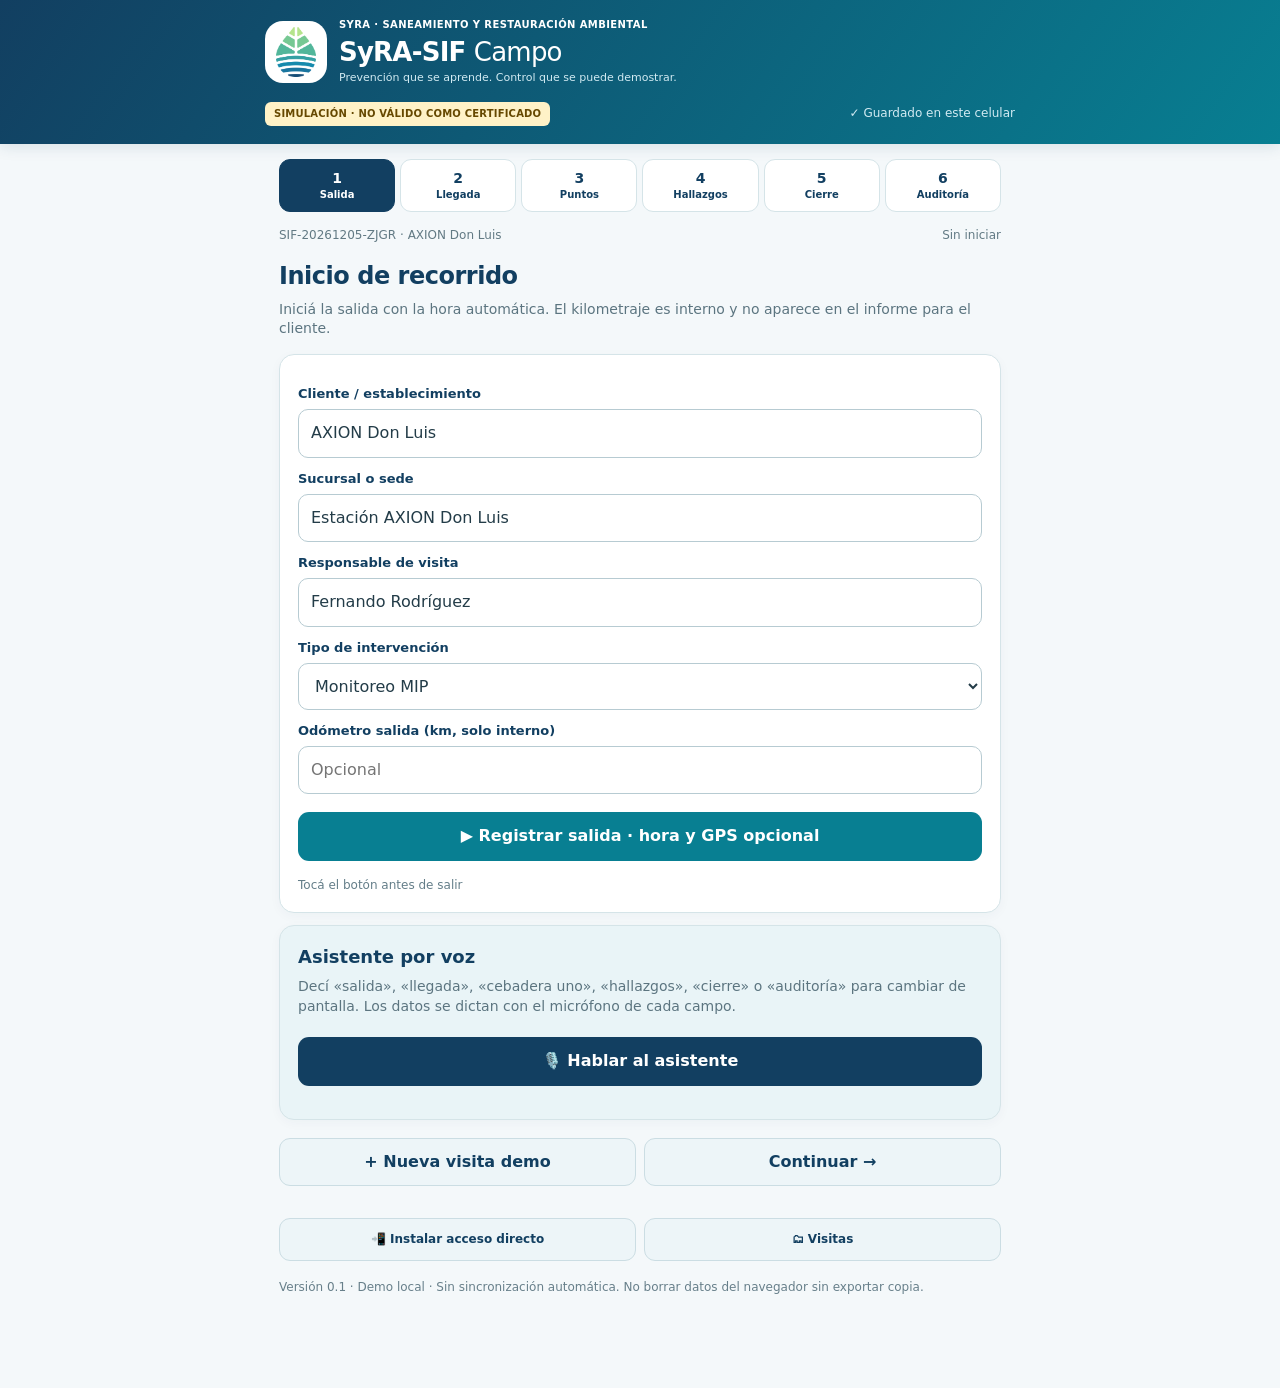
<file: sif/legacy-demo.html>
<!doctype html>
<html lang="es-AR">
<head>
<meta charset="utf-8"><meta name="viewport" content="width=device-width,initial-scale=1,viewport-fit=cover">
<meta name="theme-color" content="#0b5771"><meta name="description" content="SyRA-SIF: registro de campo con voz, evidencia y auditoría de completitud.">
<title>SyRA-SIF | Campo y auditoría</title>
<link rel="manifest" href="manifest.webmanifest"><link rel="icon" href="../logosolo.png"><link rel="apple-touch-icon" href="../logosolo.png">
<link rel="stylesheet" href="app.css">
</head>
<body>
<header class="top"><div class="topline"><img src="../logosolo.png" onerror="this.style.display='none'" alt="SyRA" class="logo"><div><div class="eyebrow">SyRA · Saneamiento y Restauración Ambiental</div><h1>SyRA-SIF <span>Campo</span></h1><div class="mini">Prevención que se aprende. Control que se puede demostrar.</div></div></div>
<div class="head-bottom"><span class="tag demo">SIMULACIÓN · NO VÁLIDO COMO CERTIFICADO</span><span id="saveState" class="save-state">Guardado local</span></div></header>
<div class="shell"><nav class="steps" aria-label="Etapas de la visita">
<button type="button" data-page="salida">1 <span>Salida</span></button><button type="button" data-page="llegada">2 <span>Llegada</span></button><button type="button" data-page="puntos">3 <span>Puntos</span></button><button type="button" data-page="hallazgos">4 <span>Hallazgos</span></button><button type="button" data-page="cierre">5 <span>Cierre</span></button><button type="button" data-page="auditoria">6 <span>Auditoría</span></button>
</nav>
<div class="statusbar"><span id="visitCode">Visita nueva</span><span id="visitState">Sin iniciar</span></div>
<main>
<section class="page" id="page-salida"><h2>Inicio de recorrido</h2><p class="sub">Iniciá la salida con la hora automática. El kilometraje es interno y no aparece en el informe para el cliente.</p>
<div class="card"><div class="field"><label for="client">Cliente / establecimiento</label><input data-bind="client" id="client" placeholder="Cliente"></div><div class="field"><label for="site">Sucursal o sede</label><input data-bind="site" id="site" placeholder="Local o sede"></div><div class="field"><label for="operator">Responsable de visita</label><input data-bind="operator" id="operator" placeholder="Operador"></div><div class="field"><label for="workType">Tipo de intervención</label><select data-bind="workType" id="workType"><option>Monitoreo MIP</option><option>Diagnóstico inicial</option><option>Seguimiento correctivo</option><option>Auditoría interna</option></select></div><div class="field"><label for="kmStart">Odómetro salida (km, solo interno)</label><input data-bind="kmStart" id="kmStart" inputmode="decimal" type="number" min="0" placeholder="Opcional"></div><button id="startBtn" class="primary full" type="button">▶ Registrar salida · hora y GPS opcional</button><p id="startInfo" class="micro"></p></div>
<div class="card pale"><h3>Asistente por voz</h3><p class="sub">Decí «salida», «llegada», «cebadera uno», «hallazgos», «cierre» o «auditoría» para cambiar de pantalla. Los datos se dictan con el micrófono de cada campo.</p><button id="voiceNav" type="button" class="voice full">🎙️ Hablar al asistente</button><div id="voiceFeedback" class="micro" aria-live="polite"></div></div>
<div class="inline"><button class="secondary" id="newDemo" type="button">+ Nueva visita demo</button><button class="secondary" type="button" data-page="llegada">Continuar →</button></div>
</section>
<section class="page" id="page-llegada"><h2>Llegada al establecimiento</h2><p class="sub">La hora y la ubicación se capturan cuando tocás el botón. Si denegás GPS, la visita sigue funcionando y la auditoría deja constancia.</p><div class="card"><h3 id="routeTitle">AXION Don Luis</h3><div class="tiles"><div><small>Salida</small><strong id="outTime">Sin registrar</strong></div><div><small>Llegada</small><strong id="inTime">Sin registrar</strong></div></div><button id="arriveBtn" type="button" class="primary full">📍 Registrar llegada · hora y GPS opcional</button><p id="arrivalInfo" class="micro"></p><div class="field"><label for="kmEnd">Odómetro llegada (km, interno)</label><input data-bind="kmEnd" id="kmEnd" inputmode="decimal" type="number" min="0" placeholder="Opcional"></div></div><button class="secondary full" data-page="puntos" type="button">Continuar a puntos codificados →</button></section>
<section class="page" id="page-puntos"><h2>Monitoreo por dispositivos</h2><p class="sub">Los puntos están precargados solo como referencia. <b>Resultados, capturas y estado se completan durante la visita.</b> El UV figura como propuesta, no como equipo instalado confirmado.</p><div id="devices"></div><div class="card"><h3>Añadir dispositivo o sector</h3><div class="twocol"><div class="field"><label for="newCode">Código único</label><input id="newCode" placeholder="Ej. TRA-03"></div><div class="field"><label for="newType">Tipo</label><select id="newType"><option>Cebadera de monitoreo</option><option>Equipo UV</option><option>Trampa adhesiva</option><option>Trampa de golpe</option><option>Inspección de sector</option><option>Otro dispositivo</option></select></div></div><div class="field"><label for="newSector">Sector / ubicación</label><input id="newSector" placeholder="Ej. Almacén"></div><button id="addDevice" type="button" class="secondary full">+ Agregar punto</button></div><button class="secondary full" data-page="hallazgos" type="button">Continuar →</button></section>
<section class="page" id="page-hallazgos"><h2>Diagnóstico y acciones</h2><p class="sub">Registrá lo observado, lo que efectivamente hiciste y lo que deberá corregir el establecimiento. El texto dictado siempre puede revisarse.</p><div class="card"><div class="field"><label for="findings">Hallazgos / evidencias observadas</label><div class="voicefield"><textarea data-bind="findings" id="findings" rows="4" placeholder="Describir evidencia; indicar ausencia cuando corresponda"></textarea><button type="button" class="mic" data-dictate="findings" aria-label="Dictar hallazgos">🎙️</button></div></div><div class="field"><label for="risk">Condiciones predisponentes / orden y limpieza</label><div class="voicefield"><textarea data-bind="risk" id="risk" rows="3" placeholder="Aberturas, rejillas, residuos, alimentos, limpieza, mantenimiento"></textarea><button type="button" class="mic" data-dictate="risk" aria-label="Dictar riesgos">🎙️</button></div></div><div class="field"><label for="done">Acciones realizadas</label><div class="voicefield"><textarea data-bind="done" id="done" rows="3" placeholder="Limpieza / reemplazo / inspección. Si no hubo, indicar expresamente"></textarea><button type="button" class="mic" data-dictate="done" aria-label="Dictar acciones realizadas">🎙️</button></div></div><div class="field"><label for="pending">Recomendaciones y acciones pendientes</label><div class="voicefield"><textarea data-bind="pending" id="pending" rows="3" placeholder="Qué, dónde, responsable y verificación futura"></textarea><button type="button" class="mic" data-dictate="pending" aria-label="Dictar recomendaciones">🎙️</button></div></div><div class="field"><label for="nextCheck">Próxima verificación / plazo propuesto</label><input data-bind="nextCheck" id="nextCheck" placeholder="Ej. En próxima visita mensual"></div></div>
<div class="card"><h3>Fotografías con evidencia</h3><p class="micro">Se guardan en el dispositivo y en la copia de seguridad. Evitá fotografiar datos personales de terceros.</p><input id="photoInput" type="file" accept="image/*" capture="environment" multiple><div id="photoList" class="photo-grid"></div></div><div class="card"><h3>¿Hubo aplicación de producto químico?</h3><label class="check"><input id="usedChemical" type="checkbox" data-check="usedChemical"> Sí, registrar identificación y condiciones de aplicación</label><div id="chemicalFields" hidden><div class="field"><label for="product">Producto comercial / ingrediente activo</label><input data-bind="product" id="product"></div><div class="field"><label for="registry">Registro/autoridad y N.º verificado</label><input data-bind="registry" id="registry"></div><div class="field"><label for="dose">Concentración, dosis, sector y método</label><textarea data-bind="dose" id="dose" rows="2"></textarea></div><div class="field"><label for="reentry">Carencia/reingreso según rótulo y evaluación</label><textarea data-bind="reentry" id="reentry" rows="2"></textarea></div></div></div><button class="secondary full" type="button" data-page="cierre">Continuar al cierre →</button></section>
<section class="page" id="page-cierre"><h2>Cierre de campo</h2><p class="sub">La firma documenta el registro de la visita. No implica aprobación técnica del informe ni conformidad regulatoria.</p><div class="card"><div class="field"><label for="contact">Referente / nombre de quien recibe (opcional)</label><input data-bind="contact" id="contact" placeholder="No inventar nombres"></div><div class="field"><label for="closingNotes">Observaciones de cierre</label><div class="voicefield"><textarea data-bind="closingNotes" id="closingNotes" rows="3" placeholder="Observaciones, negativa a firmar o pendientes"></textarea><button type="button" class="mic" data-dictate="closingNotes" aria-label="Dictar observaciones finales">🎙️</button></div></div><label class="check"><input type="checkbox" id="signatureAuth" data-check="signatureAuth"> Firma del responsable de visita registrada por el propio responsable</label><canvas id="signature" width="900" height="300" aria-label="Área para firmar con dedo"></canvas><div class="inline"><button id="clearSign" type="button" class="secondary">Borrar firma</button><button id="saveSign" type="button" class="secondary">Guardar firma</button></div><span class="micro" id="signState"></span><button class="primary full" id="closeBtn" type="button">✓ Cerrar visita de campo</button><p class="micro" id="closeInfo"></p></div><button class="secondary full" data-page="auditoria" type="button">Ir a la auditoría →</button></section>
<section class="page" id="page-auditoria"><h2>Auditoría de completitud</h2><p class="sub">Control automático de integridad del registro y pendientes. <b>No reemplaza una auditoría sanitaria ni la revisión profesional.</b></p><div class="card audit-top"><div id="auditScore" class="bigscore">—</div><div><h3 id="auditTitle">Sin evaluar</h3><p class="micro" id="auditSummary"></p></div></div><div id="auditItems" class="card"></div><div class="card"><h3>Observaciones de revisión técnica</h3><div class="voicefield"><textarea data-bind="reviewNotes" id="reviewNotes" rows="3" placeholder="Observaciones y correcciones solicitadas"></textarea><button type="button" class="mic" data-dictate="reviewNotes" aria-label="Dictar auditoría">🎙️</button></div><div class="field"><label for="reviewer">Revisado por</label><input data-bind="reviewer" id="reviewer" placeholder="Responsable técnico"></div><label class="check"><input type="checkbox" id="approved" data-check="approved"> Apruebo manualmente el registro técnico para elaborar el informe definitivo</label><p class="micro">La aprobación se bloquea mientras existan faltantes críticos. La demo nunca envía documentos a clientes.</p><button class="primary full" id="approveBtn" type="button">Guardar decisión de revisión</button><div id="approvalResult" class="micro"></div></div>
<div class="card"><h3>Archivos y copia de seguridad</h3><p class="micro">El informe para imprimir omite odómetros y otros datos internos. Los archivos se descargan en el teléfono: no se envían solos a Drive ni WhatsApp.</p><button class="secondary full" id="printReport" type="button">📄 Vista de informe e imprimir / PDF</button><button class="secondary full" id="exportHTML" type="button">⬇ Descargar informe HTML con fotos</button><button class="secondary full" id="exportJSON" type="button">⬇ Copia de seguridad JSON</button><div class="field"><label for="importFile">Restaurar copia JSON de esta aplicación</label><input type="file" accept="application/json,.json" id="importFile"></div></div><div class="card"><h3>Historial de eventos de la visita</h3><div id="eventLog" class="events"></div></div></section>
</main><footer><div class="inline"><button id="installApp" type="button" class="secondary">📲 Instalar acceso directo</button><button id="changeVisit" class="secondary" type="button">🗂 Visitas</button></div><p>Versión 0.1 · Demo local · Sin sincronización automática. No borrar datos del navegador sin exportar copia.</p></footer></div>
<div class="modal" id="visitsModal" hidden><div class="dialog"><button id="closeModal" class="x" aria-label="Cerrar">×</button><h2>Visitas guardadas</h2><div id="visitsList"></div><button id="freshDemo" type="button" class="primary full">+ Crear nueva demo</button></div></div>
<div id="toast" class="toast" role="status" aria-live="polite" hidden></div>
<div id="printRoot"></div><script src="app.js" defer></script></body></html>
</file>
<file: styles.css>
:root{--blue:#087a88;--dark:#0d3340;--sky:#eaf7f8;--text:#25414b;--muted:#607b83;--line:#d6e7e9;--white:#fff;--shadow:0 20px 55px #173f4b1a}*{box-sizing:border-box}html{scroll-behavior:smooth}body{margin:0;font:16px/1.6 Inter,system-ui,Arial;color:var(--text)}.wrap{width:min(1120px,calc(100% - 40px));margin:auto}.skip{position:absolute;left:-9999px}.skip:focus{left:15px;top:15px;background:#fff;padding:10px;z-index:99}header{position:sticky;top:0;z-index:20;background:#fffffff2;border-bottom:1px solid var(--line);backdrop-filter:blur(10px)}.nav{min-height:76px;display:flex;align-items:center;justify-content:space-between}.brand{text-decoration:none;color:var(--dark);display:grid}.brand b{font-size:1.6rem;line-height:1}.brand span{font-size:.7rem;color:var(--muted)}nav{display:flex;gap:22px}nav a{color:var(--dark);text-decoration:none;font-weight:750;font-size:.9rem}.menu{display:none;border:0;background:none;font-size:1.5rem}.hero{padding:90px 0;background:radial-gradient(circle at 85% 10%,#cdeff1,transparent 32%),linear-gradient(#f7fcfc,#fff)}.hero-grid{display:grid;grid-template-columns:1.35fr .65fr;gap:65px;align-items:center}.over{text-transform:uppercase;letter-spacing:.14em;font-size:.76rem;font-weight:900;color:var(--blue)}h1,h2,h3{color:var(--dark);line-height:1.12}h1{font-size:clamp(2.7rem,6vw,5.2rem);letter-spacing:-.055em;margin:.2em 0}h2{font-size:clamp(2rem,4vw,3.4rem);letter-spacing:-.04em}.lead{font-size:1.22rem;color:var(--muted);max-width:730px}.lead.small{font-size:1.05rem}.actions{display:flex;gap:12px;flex-wrap:wrap;margin:30px 0}.btn{display:inline-flex;padding:14px 20px;border-radius:10px;font-weight:850;text-decoration:none;border:0;cursor:pointer;justify-content:center}.primary{background:var(--blue);color:#fff}.light{background:#fff;color:var(--dark);border:1px solid var(--line)}.trust{display:flex;gap:18px;flex-wrap:wrap;color:var(--muted)}.trust span:before{content:'✓';color:var(--blue);font-weight:900;margin-right:6px}.hero aside,.care article,form{background:#fff;border:1px solid var(--line);border-radius:18px;padding:30px;box-shadow:var(--shadow)}.hero aside h2{font-size:1.65rem}.section{padding:90px 0}.soft{background:var(--sky)}.cards{display:grid;grid-template-columns:repeat(3,1fr);gap:17px;margin-top:38px}.cards article{border:1px solid var(--line);padding:27px;border-radius:15px}.cards article>b,.tag{color:var(--blue);font-weight:900}.cards h3{margin:15px 0 8px}.cards p{color:var(--muted);margin:0}.two{display:grid;grid-template-columns:1fr 1fr;gap:70px}.two ol{list-style:none;margin:0;padding:0}.two li{display:grid;padding:17px 0;border-bottom:1px solid #bddce0}.two li span{color:var(--muted)}.care{display:grid;grid-template-columns:1fr 1fr;gap:20px;margin-top:35px}.care a{color:var(--blue);font-weight:850;text-decoration:none}.quote{background:linear-gradient(135deg,#e9f7f8,#fff)}form{display:grid;gap:14px}label{display:grid;gap:6px;font-weight:750}input,select,textarea{padding:12px;border:1px solid #b8d1d5;border-radius:8px;font:inherit}input:focus,select:focus,textarea:focus{outline:3px solid #c9edf0;border-color:var(--blue)}form small{color:var(--muted)}.contact{padding:85px 0;background:var(--dark);color:#d8e8eb}.contact h2{color:#fff}.contact-list{background:#fff;border-radius:16px;padding:10px 22px}.contact-list a,.contact-list div{display:flex;justify-content:space-between;gap:15px;padding:17px 0;border-bottom:1px solid var(--line);text-decoration:none;color:var(--dark)}.contact-list span{color:var(--muted);text-align:right}footer{background:#082630;color:#bcd0d4;padding:24px 0}footer .wrap{display:flex;justify-content:space-between}footer i{font-style:normal}@media(max-width:850px){.menu{display:block}nav{display:none;position:absolute;top:76px;left:0;right:0;background:#fff;padding:20px;flex-direction:column}nav.open{display:flex}.hero-grid,.two,.care{grid-template-columns:1fr;gap:35px}.cards{grid-template-columns:1fr 1fr}}@media(max-width:560px){.wrap{width:min(100% - 28px,1120px)}.cards{grid-template-columns:1fr}.brand span{display:none}.section{padding:65px 0}footer .wrap{flex-direction:column;gap:8px}.contact-list a,.contact-list div{flex-direction:column}.contact-list span{text-align:left}}
</file>
<file: brand.css>
.brand{display:flex;align-items:center;gap:11px}.brand img{width:44px;height:44px;object-fit:contain}.brand span{display:grid}.brand span b{font-size:1.55rem}.brand small{font-size:.68rem;color:var(--muted)}.hero{position:relative;overflow:hidden;background-image:linear-gradient(90deg,rgba(247,252,252,.97),rgba(247,252,252,.9) 48%,rgba(234,247,248,.75)),url('comodoro-panorama.jpg');background-position:center;background-size:cover}.hero-watermark{position:absolute;width:min(720px,62vw);right:-8%;top:46%;transform:translateY(-50%);opacity:.07;filter:blur(1.2px);pointer-events:none}.hero-grid{position:relative;z-index:1}footer small{color:#8faeb5}@media(max-width:560px){.brand span{display:grid}.brand small{display:none}.hero{background-image:linear-gradient(rgba(247,252,252,.94),rgba(247,252,252,.9)),url('comodoro-panorama.jpg')}.hero-watermark{width:115vw;right:-55%;opacity:.05}}
</file>
<file: agua/agua.css>
:root{--ink:#193d4c;--muted:#526a76;--teal:#087f92;--blue:#133f60;--bg:#eef4f5;--line:#d1dee1}*{box-sizing:border-box}body{margin:0;background:var(--bg);font:15px/1.5 system-ui,-apple-system,Segoe UI,Arial,sans-serif;color:var(--ink)}.wrap{max-width:1090px;margin:auto;padding:0 18px}.mast{background:linear-gradient(110deg,#0a6376,#123f61);color:white;padding:14px 0}.header{display:flex;align-items:center;gap:12px}.header b{font-size:23px;letter-spacing:-.5px}.header small{display:block;color:#d3eff1}.logo{height:55px;width:55px;object-fit:contain;background:#fff;border-radius:50%;padding:4px}.homeLink{margin-left:auto;color:white;text-decoration:none;border:1px solid #b7dce7;padding:9px 13px;border-radius:9px}h1,h2,h3{color:var(--blue);line-height:1.2}h1{font-size:clamp(27px,4.2vw,37px);margin:6px 0 12px}h2{font-size:22px;margin-top:0}h3{font-size:17px;margin:14px 0 10px}p{margin:7px 0 13px}.hero{display:flex;gap:24px;align-items:center;justify-content:space-between;padding:28px 0 16px}.hero p{max-width:790px;font-size:16px}.eyebrow{font-size:12px;font-weight:800;letter-spacing:.12em;color:#277d82}.buttons{display:flex;gap:8px;flex-wrap:wrap;justify-content:flex-end;max-width:320px}.buttons button{flex:1 1 135px}.buttons button,.tabs a{font:inherit;font-weight:700;cursor:pointer;padding:9px 11px;border:1px solid #c3d4dc;border-radius:9px;background:#fff;color:var(--blue)}.buttons button.accent{background:var(--teal);color:#fff;border-color:var(--teal)}.warning,.tip,.formula{padding:12px 16px;border-radius:10px;background:#fff8ed;border-left:4px solid #ce832f;margin:10px 0 16px}.tip{background:#eef8f6;border-color:#13927c}.formula{background:#edf3fa;border-color:#557ea8;font-size:14px}.tabs{display:flex;gap:9px;flex-wrap:wrap;margin-bottom:17px}.tabs a{font-size:13px;text-decoration:none}.panel{padding:23px 24px;background:#fff;border:1px solid var(--line);border-radius:15px;margin-bottom:18px;box-shadow:0 2px 10px #123f6109;scroll-margin-top:15px}.fields{display:grid;gap:12px;margin:13px 0}.cols4{grid-template-columns:repeat(4,minmax(0,1fr))}.cols2{display:grid;grid-template-columns:1fr 1fr;gap:19px}label{font-weight:700;color:#244c5f;font-size:13px;display:block}input{margin-top:5px;font:inherit;width:100%;min-width:0;padding:9px 10px;min-height:42px;border:1px solid #b4ccd6;border-radius:8px;background:#fff;color:#173743}input[readonly]{background:#f0f5f6}.metrics{display:grid;grid-template-columns:repeat(4,minmax(0,1fr));gap:9px;margin:14px 0}.metrics>div{background:#f2f8f9;border:1px solid #cfdee4;padding:12px;border-radius:10px}.metrics strong{display:block;font-size:clamp(17px,2.5vw,24px);font-weight:850;color:var(--blue);overflow-wrap:anywhere}.metrics span{display:block;font-size:12px;color:#526c7a}.muted{font-size:13px;color:var(--muted)}.drawing{max-width:800px;margin:0 auto}.drawing svg{display:block;width:100%;height:auto;border:1px solid #a6c1c9;border-radius:11px;background:#fafefa}.legend{display:flex;flex-wrap:wrap;gap:13px;font-size:13px;margin:12px 0}.legend span{display:flex;align-items:center;gap:6px}.legend i{display:inline-block;width:14px;height:14px;border-radius:3px;border:1px solid #91a8af}.legend .lawn{background:#a2cf8c}.legend .dry{background:#e3e4bf}.legend .hard{background:#c6d0d6}.legend .house{background:#a7bbd7}table{border-collapse:collapse;width:100%;font-size:13px}th,td{text-align:left;padding:9px;border-bottom:1px solid var(--line);vertical-align:top}th{background:#e9f2f4;font-weight:750}tr:nth-child(even){background:#fafcfd}.small{font-size:12px;color:#536c78}.scroll{overflow-x:auto}.sources{display:flex;flex-wrap:wrap;gap:10px}.sources a{padding:9px 12px;border:1px solid #d1e2e5;background:#f7fbfb;border-radius:9px;color:#145466;text-decoration:none}.sources a:hover{text-decoration:underline}a{color:#075a78}footer{padding:22px 0 35px;text-align:center;color:#657881;font-size:12px}@media(max-width:850px){.cols4{grid-template-columns:repeat(2,minmax(0,1fr))}.cols2{grid-template-columns:1fr}.hero{align-items:flex-start;flex-direction:column}.buttons{max-width:100%;justify-content:flex-start}.metrics{grid-template-columns:repeat(2,minmax(0,1fr))}}@media(max-width:460px){.wrap{padding:0 10px}.panel{padding:15px}.cols4{grid-template-columns:1fr 1fr;gap:9px}label{font-size:11px}.metrics>div{padding:9px}.tabs a{font-size:11px;padding:7px}.headlink{font-size:12px}.header b{font-size:19px}}@media print{body{background:white;color:#111;font-size:11px}.mast,.no-print,.buttons{display:none!important}.wrap{max-width:none}.hero{padding:10px 0}.panel{box-shadow:none;border:0;border-top:1px solid #aaa;border-radius:0;padding:12px 0;break-inside:avoid}.drawing svg{max-width:640px}.warning{font-size:10px}input{border:0;padding:3px 0;min-height:0}.metrics>div{background:none;border:1px solid #bbb}a:after{content:""}@page{size:A4;margin:11mm}}
</file>
<file: sif/app.css>
:root{--ink:#123f61;--sea:#087f92;--pale:#e9f4f7;--light:#f4f8fa;--line:#d5e4e8;--warn:#936600;--ok:#23784b;--red:#a84545}*{box-sizing:border-box}html{scroll-behavior:smooth}body{margin:0;background:var(--light);color:#234255;font:16px/1.4 system-ui,-apple-system,"Segoe UI",sans-serif}button,input,textarea,select{font:inherit}button{cursor:pointer}button:disabled{opacity:.55;cursor:not-allowed}.top{background:linear-gradient(125deg,#123f61,#087f92);color:white;padding:18px max(18px,calc((100vw - 750px)/2));box-shadow:0 2px 15px #133f5b22}.topline{display:flex;align-items:center;gap:12px}.logo{background:white;border-radius:18px;padding:6px;width:62px;height:62px;object-fit:contain}.top h1{margin:2px 0 0;font-size:26px;letter-spacing:-.03em;color:white}.top h1 span{font-weight:400}.eyebrow{font-size:10px;font-weight:800;letter-spacing:.04em;text-transform:uppercase}.mini{font-size:11px;color:#d1eaf2}.head-bottom{display:flex;gap:10px;align-items:center;flex-wrap:wrap;margin-top:16px;justify-content:space-between}.tag{display:inline-block;padding:5px 9px;border-radius:6px;font-size:10px;font-weight:850;letter-spacing:.02em}.tag.demo{background:#fff2c7;color:#664800}.save-state{font-size:12px;color:#d1eaf2}.shell{width:min(100%,750px);margin:auto;padding:0 14px 60px}.steps{display:grid;grid-template-columns:repeat(6,1fr);gap:5px;margin:15px 0}.steps button{font-size:14px;border:1px solid var(--line);border-radius:11px;background:white;color:var(--ink);padding:9px 2px;font-weight:850}.steps button span{display:block;font-size:10px}.steps button.active{background:var(--ink);border-color:var(--ink);color:white}.statusbar{display:flex;justify-content:space-between;gap:10px;color:#627a84;font-size:12px;flex-wrap:wrap;margin:5px 0 16px}.page{display:none}.page.active{display:block}.page h2{font-size:24px;margin:0 0 6px;color:var(--ink);letter-spacing:-.02em}.page h3{font-size:18px;margin:0 0 8px;color:var(--ink)}.sub{color:#5c7580;margin:0 0 15px;font-size:14px}.card{background:white;border:1px solid var(--line);padding:18px;border-radius:15px;margin:12px 0;box-shadow:0 3px 12px #123f6109}.card.pale{background:var(--pale)}.field{margin:12px 0}.field label{display:block;font-size:13px;font-weight:750;color:var(--ink);margin-bottom:6px}.field input,.field select,.field textarea,.voicefield textarea,.voicefield input{display:block;width:100%;background:white;color:#233c48;border:1px solid #b7cbd2;border-radius:10px;padding:12px;min-height:44px;outline-color:#4d93a1}.field textarea,.voicefield textarea{resize:vertical;min-height:85px}.field input:focus,.field textarea:focus{border-color:var(--sea)}.full{width:100%}.primary,.secondary,.voice,.mic{border-radius:11px;font-weight:800;border:1px solid transparent;padding:12px 16px;margin:6px 0}.primary{background:var(--sea);color:white}.secondary{color:var(--ink);background:#edf5f8;border-color:#cbdde3}.voice{background:var(--ink);color:white}.mic{padding:8px 12px;min-height:46px;font-size:20px;background:#e6f2f6;color:var(--ink);border-color:#c3dce3}.mic.active,.voice.active{background:#b43e3e;color:white}.voicefield{display:flex;align-items:stretch;gap:7px}.voicefield textarea{flex:1;min-width:0}.voicefield .mic{align-self:stretch;margin:0}.inline{display:flex;gap:8px;flex-wrap:wrap}.inline>button{flex:1}.micro{font-size:12px;color:#647e89;line-height:1.5;margin:9px 0 0}.tiles{display:grid;grid-template-columns:1fr 1fr;gap:10px;margin:10px 0 14px}.tiles>div{border:1px solid var(--line);border-radius:10px;padding:12px}.tiles small{display:block;color:#647e89}.tiles strong{display:block;color:var(--ink);margin-top:5px}.twocol{display:grid;grid-template-columns:1fr 1fr;gap:12px}.device-head{display:flex;align-items:center;justify-content:space-between;gap:8px}.point-code{display:inline-block;background:#e7f1f4;border-radius:6px;color:var(--ink);font-size:12px;font-weight:900;padding:5px 7px}.check{display:flex;align-items:start;gap:10px;font-size:14px;margin:12px 0;color:var(--ink)}.check input{width:18px;height:18px;flex:none}.tiny-warning{font-size:12px;padding:8px;border-radius:6px;background:#fff4d4;color:#69500b}.photo-grid{display:grid;grid-template-columns:repeat(2,1fr);gap:9px;margin:10px 0}.photo{border:1px solid var(--line);border-radius:10px;padding:7px}.photo img{width:100%;height:125px;object-fit:cover;border-radius:6px}.photo input{width:100%;font-size:12px;padding:6px;border:1px solid var(--line);border-radius:7px}.photo button{font-size:12px;margin:3px 0}.audit-top{display:flex;align-items:center;gap:18px}.bigscore{font-size:35px;font-weight:900;color:var(--sea);min-width:100px}.audit-line{padding:11px 0;border-bottom:1px solid var(--line);font-size:14px;display:flex;gap:9px}.audit-line:last-child{border:0}.audit-line b{display:block}.audit-line small{color:#59727e}.ok{color:var(--ok)}.bad{color:var(--red)}.warning{color:var(--warn)}.events{max-height:250px;overflow:auto}.event{padding:8px 0;border-bottom:1px solid var(--line);font-size:12px}.event time{color:#647e89;margin-right:6px}canvas{width:100%;height:140px;border:2px dashed #a5bec6;background:#fff;border-radius:10px;touch-action:none;margin-top:5px}footer{padding:20px 0;color:#677f8a;font-size:12px}.modal{position:fixed;inset:0;background:#0b2730a8;display:grid;place-items:center;z-index:99;padding:14px}.modal[hidden]{display:none}.dialog{position:relative;background:white;border-radius:18px;padding:22px;max-width:580px;width:100%;max-height:90vh;overflow:auto}.dialog .x{position:absolute;top:8px;right:14px;font-size:30px;border:0;background:none}.visit-row{padding:12px 0;border-bottom:1px solid var(--line);display:flex;align-items:center;justify-content:space-between;gap:10px}.toast{position:fixed;bottom:20px;left:50%;transform:translateX(-50%);background:#123f61;color:white;padding:11px 16px;border-radius:9px;max-width:92vw;box-shadow:0 10px 30px #112e4290;z-index:100}.toast[hidden]{display:none}#printRoot{display:none}@media(max-width:420px){.shell{padding-left:9px;padding-right:9px}.card{padding:13px}.steps{gap:2px}.steps button span{font-size:9px}.twocol{grid-template-columns:1fr}.top{padding:18px 12px}}@media print{body{background:white;color:#000}body>header,body>.shell,body>.modal,body>.toast{display:none!important}#printRoot{display:block!important}#printRoot .report{font:11pt Arial,sans-serif;color:#182e3b;padding:5mm}#printRoot h1{font-size:20pt;color:#123f61}#printRoot h2{font-size:13pt;margin-top:18px;padding-bottom:3px;border-bottom:1px solid #a5b6bb}#printRoot table{width:100%;border-collapse:collapse}#printRoot th,#printRoot td{border:1px solid #b7c8ce;padding:6px;text-align:left;vertical-align:top}#printRoot .report-imgs{display:grid;grid-template-columns:repeat(2,1fr);gap:7px}#printRoot .report-imgs img{width:100%;max-height:200px;object-fit:contain}#printRoot p{white-space:pre-wrap}#printRoot .watermark{border:2px solid #aa6f25;padding:7px;color:#9c5210;letter-spacing:.03em;font-weight:bold}#printRoot .sign-img{width:260px;height:90px;object-fit:contain}#printRoot .print-note{font-size:10px;color:#66727c}#printRoot .break{break-before:page}}
</file>
